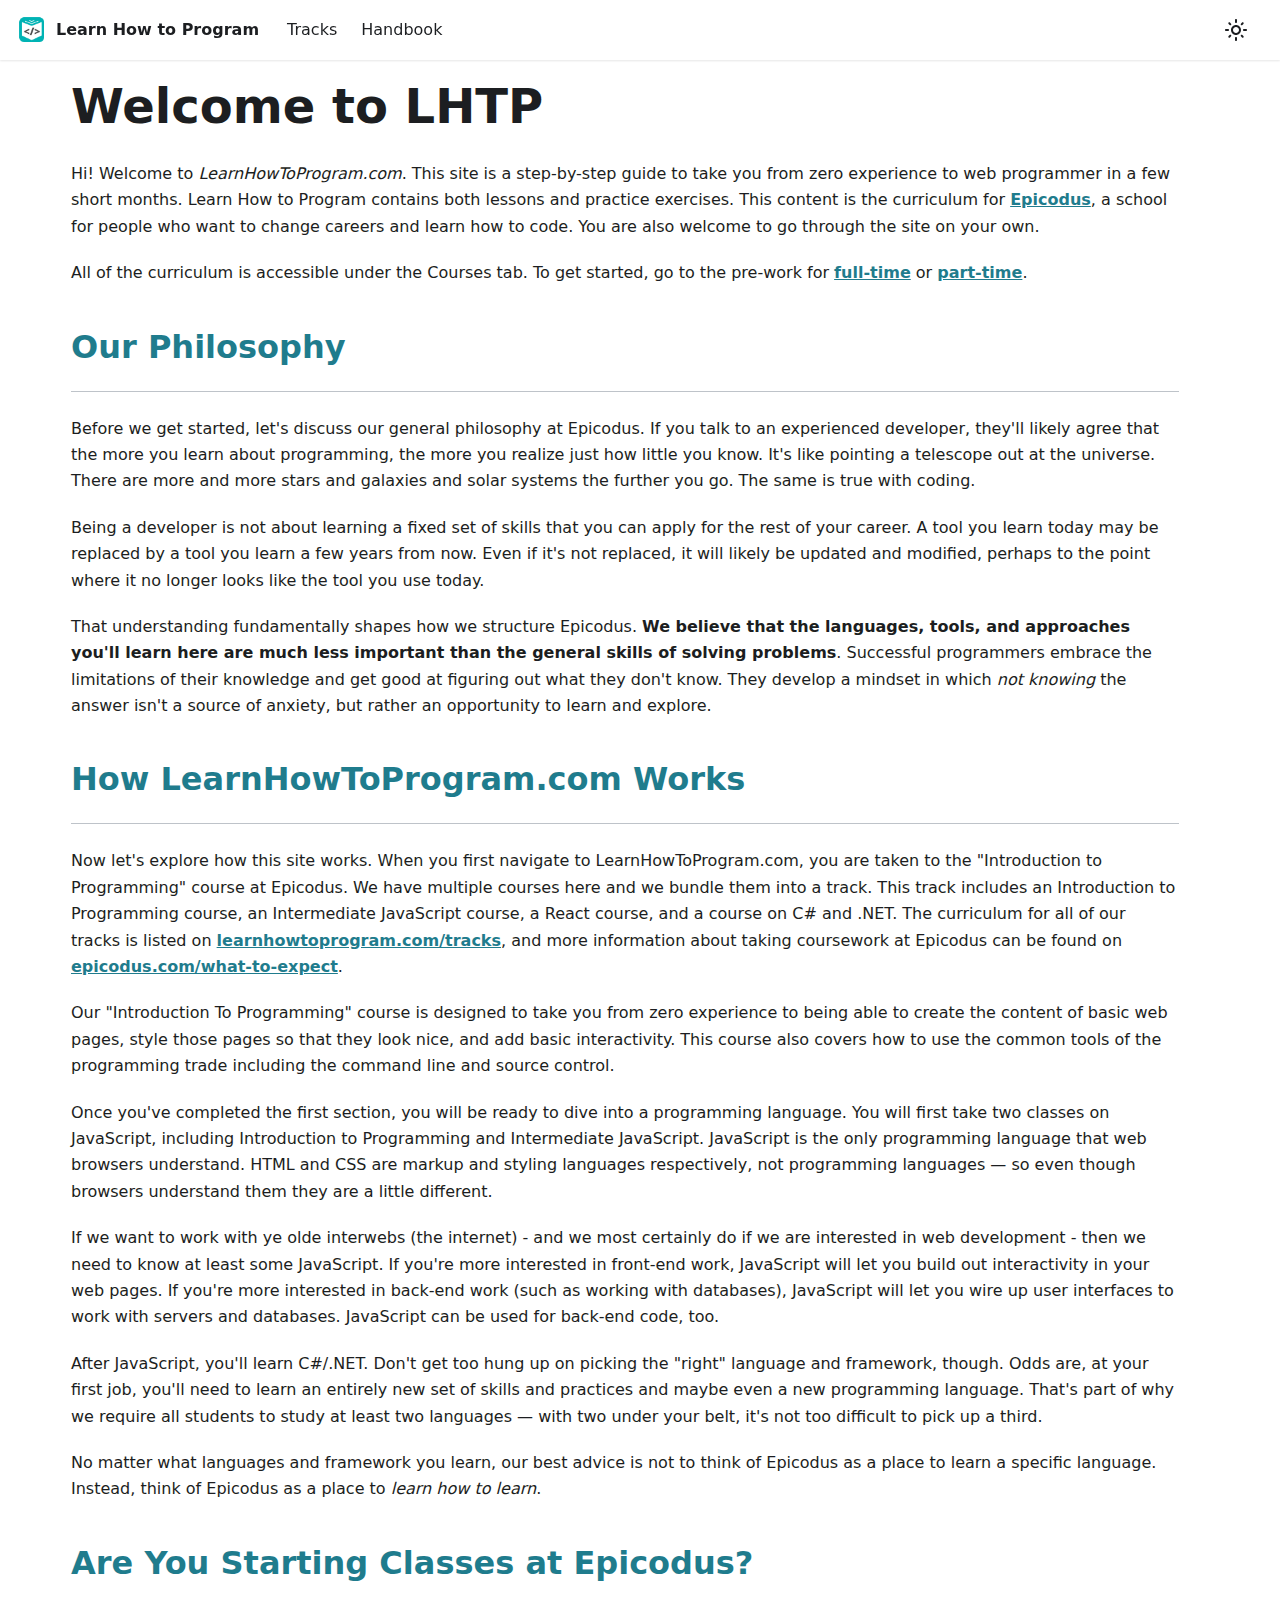
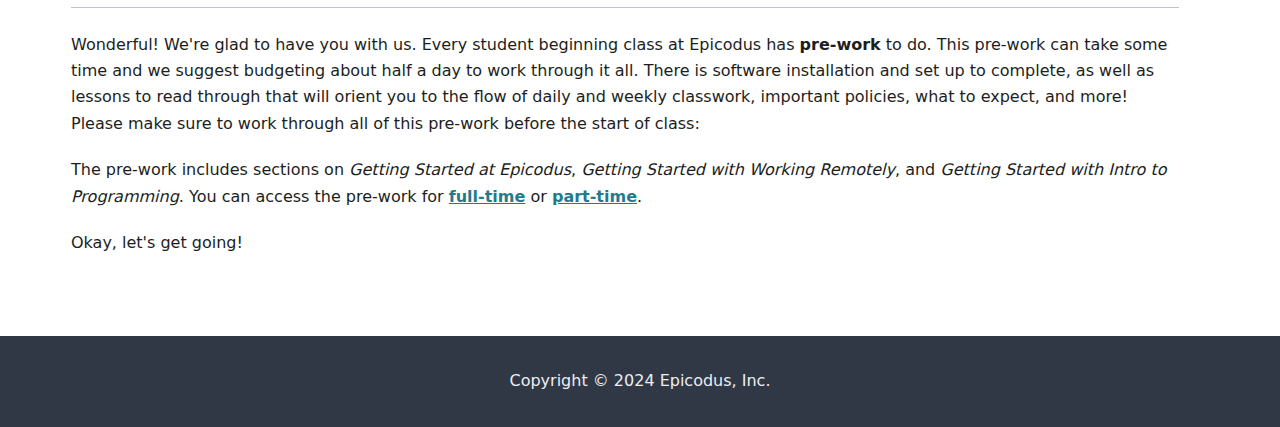
<file: index.html>
<!doctype html>
<html lang="en" dir="ltr" class="docs-wrapper docs-doc-page docs-version-current plugin-docs plugin-id-default docs-doc-id-root" data-has-hydrated="false">
<head>
<meta charset="UTF-8">
<meta name="generator" content="Docusaurus v2.4.3">
<title data-rh="true">Welcome to LHTP | LHTP</title><meta data-rh="true" name="viewport" content="width=device-width,initial-scale=1"><meta data-rh="true" name="twitter:card" content="summary_large_image"><meta data-rh="true" property="og:url" content="https://www.learnhowtoprogram.com/"><meta data-rh="true" name="docusaurus_locale" content="en"><meta data-rh="true" name="docsearch:language" content="en"><meta data-rh="true" name="docusaurus_version" content="current"><meta data-rh="true" name="docusaurus_tag" content="docs-default-current"><meta data-rh="true" name="docsearch:version" content="current"><meta data-rh="true" name="docsearch:docusaurus_tag" content="docs-default-current"><meta data-rh="true" property="og:title" content="Welcome to LHTP | LHTP"><meta data-rh="true" name="description" content="Hi! Welcome to LearnHowToProgram.com. This site is a step-by-step guide to take you from zero experience to web programmer in a few short months. Learn How to Program contains both lessons and practice exercises. This content is the curriculum for Epicodus, a school for people who want to change careers and learn how to code. You are also welcome to go through the site on your own."><meta data-rh="true" property="og:description" content="Hi! Welcome to LearnHowToProgram.com. This site is a step-by-step guide to take you from zero experience to web programmer in a few short months. Learn How to Program contains both lessons and practice exercises. This content is the curriculum for Epicodus, a school for people who want to change careers and learn how to code. You are also welcome to go through the site on your own."><link data-rh="true" rel="icon" href="/img/favicon.ico"><link data-rh="true" rel="canonical" href="https://www.learnhowtoprogram.com/"><link data-rh="true" rel="alternate" href="https://www.learnhowtoprogram.com/" hreflang="en"><link data-rh="true" rel="alternate" href="https://www.learnhowtoprogram.com/" hreflang="x-default"><script data-rh="true">function maybeInsertBanner(){window.__DOCUSAURUS_INSERT_BASEURL_BANNER&&insertBanner()}function insertBanner(){var n=document.getElementById("__docusaurus-base-url-issue-banner-container");if(n){n.innerHTML='\n<div id="__docusaurus-base-url-issue-banner" style="border: thick solid red; background-color: rgb(255, 230, 179); margin: 20px; padding: 20px; font-size: 20px;">\n   <p style="font-weight: bold; font-size: 30px;">Your Docusaurus site did not load properly.</p>\n   <p>A very common reason is a wrong site <a href="https://docusaurus.io/docs/docusaurus.config.js/#baseUrl" style="font-weight: bold;">baseUrl configuration</a>.</p>\n   <p>Current configured baseUrl = <span style="font-weight: bold; color: red;">/</span>  (default value)</p>\n   <p>We suggest trying baseUrl = <span id="__docusaurus-base-url-issue-banner-suggestion-container" style="font-weight: bold; color: green;"></span></p>\n</div>\n';var e=document.getElementById("__docusaurus-base-url-issue-banner-suggestion-container"),s=window.location.pathname,r="/"===s.substr(-1)?s:s+"/";e.innerHTML=r}}window.__DOCUSAURUS_INSERT_BASEURL_BANNER=!0,document.addEventListener("DOMContentLoaded",maybeInsertBanner)</script><script src="/usersnap-loader.js" defer="defer"></script><link rel="stylesheet" href="/assets/css/styles.8660b6a3.css">
<link rel="preload" href="/assets/js/runtime~main.787c4d95.js" as="script">
<link rel="preload" href="/assets/js/main.2fdcfa8a.js" as="script">
</head>
<body class="navigation-with-keyboard">
<script>!function(){function e(e){document.documentElement.setAttribute("data-theme",e)}var t=function(){var e=null;try{e=new URLSearchParams(window.location.search).get("docusaurus-theme")}catch(e){}return e}()||function(){var e=null;try{e=localStorage.getItem("theme")}catch(e){}return e}();null!==t?e(t):window.matchMedia("(prefers-color-scheme: dark)").matches?e("dark"):(window.matchMedia("(prefers-color-scheme: light)").matches,e("light"))}()</script><div id="__docusaurus">
<div id="__docusaurus-base-url-issue-banner-container"></div><div role="region" aria-label="Skip to main content"><a class="skipToContent_fXgn" href="#__docusaurus_skipToContent_fallback">Skip to main content</a></div><nav aria-label="Main" class="navbar navbar--fixed-top"><div class="navbar__inner"><div class="navbar__items"><button aria-label="Toggle navigation bar" aria-expanded="false" class="navbar__toggle clean-btn" type="button"><svg width="30" height="30" viewBox="0 0 30 30" aria-hidden="true"><path stroke="currentColor" stroke-linecap="round" stroke-miterlimit="10" stroke-width="2" d="M4 7h22M4 15h22M4 23h22"></path></svg></button><a href="https://www.learnhowtoprogram.com" target="_self" rel="noopener noreferrer" class="navbar__brand"><div class="navbar__logo"><img src="/img/lhtp-favicon.png" alt="Learn How to Program" class="themedImage_ToTc themedImage--light_HNdA"><img src="/img/lhtp-favicon.png" alt="Learn How to Program" class="themedImage_ToTc themedImage--dark_i4oU"></div><b class="navbar__title text--truncate">Learn How to Program</b></a><a class="navbar__item navbar__link" href="/tracks">Tracks</a><a class="navbar__item navbar__link" href="/student-handbook">Handbook</a></div><div class="navbar__items navbar__items--right"><div class="toggle_vylO colorModeToggle_DEke"><button class="clean-btn toggleButton_gllP toggleButtonDisabled_aARS" type="button" disabled="" title="Switch between dark and light mode (currently light mode)" aria-label="Switch between dark and light mode (currently light mode)" aria-live="polite"><svg viewBox="0 0 24 24" width="24" height="24" class="lightToggleIcon_pyhR"><path fill="currentColor" d="M12,9c1.65,0,3,1.35,3,3s-1.35,3-3,3s-3-1.35-3-3S10.35,9,12,9 M12,7c-2.76,0-5,2.24-5,5s2.24,5,5,5s5-2.24,5-5 S14.76,7,12,7L12,7z M2,13l2,0c0.55,0,1-0.45,1-1s-0.45-1-1-1l-2,0c-0.55,0-1,0.45-1,1S1.45,13,2,13z M20,13l2,0c0.55,0,1-0.45,1-1 s-0.45-1-1-1l-2,0c-0.55,0-1,0.45-1,1S19.45,13,20,13z M11,2v2c0,0.55,0.45,1,1,1s1-0.45,1-1V2c0-0.55-0.45-1-1-1S11,1.45,11,2z M11,20v2c0,0.55,0.45,1,1,1s1-0.45,1-1v-2c0-0.55-0.45-1-1-1C11.45,19,11,19.45,11,20z M5.99,4.58c-0.39-0.39-1.03-0.39-1.41,0 c-0.39,0.39-0.39,1.03,0,1.41l1.06,1.06c0.39,0.39,1.03,0.39,1.41,0s0.39-1.03,0-1.41L5.99,4.58z M18.36,16.95 c-0.39-0.39-1.03-0.39-1.41,0c-0.39,0.39-0.39,1.03,0,1.41l1.06,1.06c0.39,0.39,1.03,0.39,1.41,0c0.39-0.39,0.39-1.03,0-1.41 L18.36,16.95z M19.42,5.99c0.39-0.39,0.39-1.03,0-1.41c-0.39-0.39-1.03-0.39-1.41,0l-1.06,1.06c-0.39,0.39-0.39,1.03,0,1.41 s1.03,0.39,1.41,0L19.42,5.99z M7.05,18.36c0.39-0.39,0.39-1.03,0-1.41c-0.39-0.39-1.03-0.39-1.41,0l-1.06,1.06 c-0.39,0.39-0.39,1.03,0,1.41s1.03,0.39,1.41,0L7.05,18.36z"></path></svg><svg viewBox="0 0 24 24" width="24" height="24" class="darkToggleIcon_wfgR"><path fill="currentColor" d="M9.37,5.51C9.19,6.15,9.1,6.82,9.1,7.5c0,4.08,3.32,7.4,7.4,7.4c0.68,0,1.35-0.09,1.99-0.27C17.45,17.19,14.93,19,12,19 c-3.86,0-7-3.14-7-7C5,9.07,6.81,6.55,9.37,5.51z M12,3c-4.97,0-9,4.03-9,9s4.03,9,9,9s9-4.03,9-9c0-0.46-0.04-0.92-0.1-1.36 c-0.98,1.37-2.58,2.26-4.4,2.26c-2.98,0-5.4-2.42-5.4-5.4c0-1.81,0.89-3.42,2.26-4.4C12.92,3.04,12.46,3,12,3L12,3z"></path></svg></button></div><div class="searchBox_ZlJk"></div></div></div><div role="presentation" class="navbar-sidebar__backdrop"></div></nav><div id="__docusaurus_skipToContent_fallback" class="main-wrapper mainWrapper_z2l0 docsWrapper_BCFX"><button aria-label="Scroll back to top" class="clean-btn theme-back-to-top-button backToTopButton_sjWU" type="button"></button><div class="docPage__5DB"><main class="docMainContainer_gTbr docMainContainerEnhanced_Uz_u"><div class="container padding-top--md padding-bottom--lg"><div class="row"><div class="col"><div class="docItemContainer_Djhp"><article><div class="theme-doc-markdown markdown"><header><h1>Welcome to LHTP</h1></header><p>Hi! Welcome to <em>LearnHowToProgram.com</em>. This site is a step-by-step guide to take you from zero experience to web programmer in a few short months. Learn How to Program contains both lessons and practice exercises. This content is the curriculum for <a href="http://www.epicodus.com" target="_blank" rel="noopener noreferrer">Epicodus</a>, a school for people who want to change careers and learn how to code. You are also welcome to go through the site on your own.</p><p>All of the curriculum is accessible under the Courses tab. To get started, go to the pre-work for <a href="https://full-time.learnhowtoprogram.com/pre-work" target="_blank" rel="noopener noreferrer">full-time</a> or <a href="https://part-time.learnhowtoprogram.com/pre-work" target="_blank" rel="noopener noreferrer">part-time</a>.</p><h2 class="anchor anchorWithStickyNavbar_LWe7" id="our-philosophy"><a href="#our-philosophy">Our Philosophy</a><a href="#our-philosophy" class="hash-link" aria-label="Direct link to our-philosophy" title="Direct link to our-philosophy">​</a></h2><hr><p>Before we get started, let&#x27;s discuss our general philosophy at Epicodus. If you talk to an experienced developer, they&#x27;ll likely agree that the more you learn about programming, the more you realize just how little you know. It&#x27;s like pointing a telescope out at the universe. There are more and more stars and galaxies and solar systems the further you go. The same is true with coding.</p><p>Being a developer is not about learning a fixed set of skills that you can apply for the rest of your career. A tool you learn today may be replaced by a tool you learn a few years from now. Even if it&#x27;s not replaced, it will likely be updated and modified, perhaps to the point where it no longer looks like the tool you use today.</p><p>That understanding fundamentally shapes how we structure Epicodus. <strong>We believe that the languages, tools, and approaches you&#x27;ll learn here are much less important than the general skills of solving problems</strong>. Successful programmers embrace the limitations of their knowledge and get good at figuring out what they don&#x27;t know. They develop a mindset in which <em>not knowing</em> the answer isn&#x27;t a source of anxiety, but rather an opportunity to learn and explore.</p><h2 class="anchor anchorWithStickyNavbar_LWe7" id="how-learnhowtoprogramcom-works"><a href="#how-learnhowtoprogram-com-works">How LearnHowToProgram.com Works</a><a href="#how-learnhowtoprogramcom-works" class="hash-link" aria-label="Direct link to how-learnhowtoprogramcom-works" title="Direct link to how-learnhowtoprogramcom-works">​</a></h2><hr><p>Now let&#x27;s explore how this site works. When you first navigate to LearnHowToProgram.com, you are taken to the &quot;Introduction to Programming&quot; course at Epicodus. We have multiple courses here and we bundle them into a track. This track includes an Introduction to Programming course, an Intermediate JavaScript course, a React course, and a course on C# and .NET. The curriculum for all of our tracks is listed on <a href="/tracks">learnhowtoprogram.com/tracks</a>, and more information about taking coursework at Epicodus can be found on <a href="https://www.epicodus.com/what-to-expect" target="_blank" rel="noopener noreferrer">epicodus.com/what-to-expect</a>. </p><p>Our &quot;Introduction To Programming&quot; course is designed to take you from zero experience to being able to create the content of basic web pages, style those pages so that they look nice, and add basic interactivity. This course also covers how to use the common tools of the programming trade including the command line and source control.</p><p>Once you&#x27;ve completed the first section, you will be ready to dive into a programming language. You will first take two classes on JavaScript, including Introduction to Programming and Intermediate JavaScript. JavaScript is the only programming language that web browsers understand. HTML and CSS are markup and styling languages respectively, not programming languages — so even though browsers understand them they are a little different.</p><p>If we want to work with ye olde interwebs (the internet) - and we most certainly do if we are interested in web development - then we need to know at least some JavaScript. If you&#x27;re more interested in front-end work, JavaScript will let you build out interactivity in your web pages. If you&#x27;re more interested in back-end work (such as working with databases), JavaScript will let you wire up user interfaces to work with servers and databases. JavaScript can be used for back-end code, too.</p><p>After JavaScript, you&#x27;ll learn C#/.NET. Don&#x27;t get too hung up on picking the &quot;right&quot; language and framework, though. Odds are, at your first job, you&#x27;ll need to learn an entirely new set of skills and practices and maybe even a new programming language. That&#x27;s part of why we require all students to study at least two languages — with two under your belt, it&#x27;s not too difficult to pick up a third.</p><p>No matter what languages and framework you learn, our best advice is not to think of Epicodus as a place to learn a specific language. Instead, think of Epicodus as a place to <em>learn how to learn</em>.</p><h2 class="anchor anchorWithStickyNavbar_LWe7" id="are-you-starting-classes-at-epicodus"><a href="#are-you-starting-classes-at-epicodus">Are You Starting Classes at Epicodus?</a><a href="#are-you-starting-classes-at-epicodus" class="hash-link" aria-label="Direct link to are-you-starting-classes-at-epicodus" title="Direct link to are-you-starting-classes-at-epicodus">​</a></h2><hr><p>Wonderful! We&#x27;re glad to have you with us. Every student beginning class at Epicodus has <strong>pre-work</strong> to do. This pre-work can take some time and we suggest budgeting about half a day to work through it all. There is software installation and set up to complete, as well as lessons to read through that will orient you to the flow of daily and weekly classwork, important policies, what to expect, and more! Please make sure to work through all of this pre-work before the start of class:</p><p>The pre-work includes sections on <em>Getting Started at Epicodus</em>, <em>Getting Started with Working Remotely</em>, and <em>Getting Started with Intro to Programming</em>. You can access the pre-work for <a href="https://full-time.learnhowtoprogram.com/pre-work" target="_blank" rel="noopener noreferrer">full-time</a> or <a href="https://part-time.learnhowtoprogram.com/pre-work" target="_blank" rel="noopener noreferrer">part-time</a>.</p><p>Okay, let&#x27;s get going!</p></div></article><nav class="pagination-nav docusaurus-mt-lg" aria-label="Docs pages"></nav></div></div></div></div></main></div></div><footer class="footer footer--dark"><div class="container container-fluid"><div class="footer__bottom text--center"><div class="footer__copyright">Copyright © 2024 Epicodus, Inc.</div></div></div></footer></div>
<script src="/assets/js/runtime~main.787c4d95.js"></script>
<script src="/assets/js/main.2fdcfa8a.js"></script>
</body>
</html>
</file>
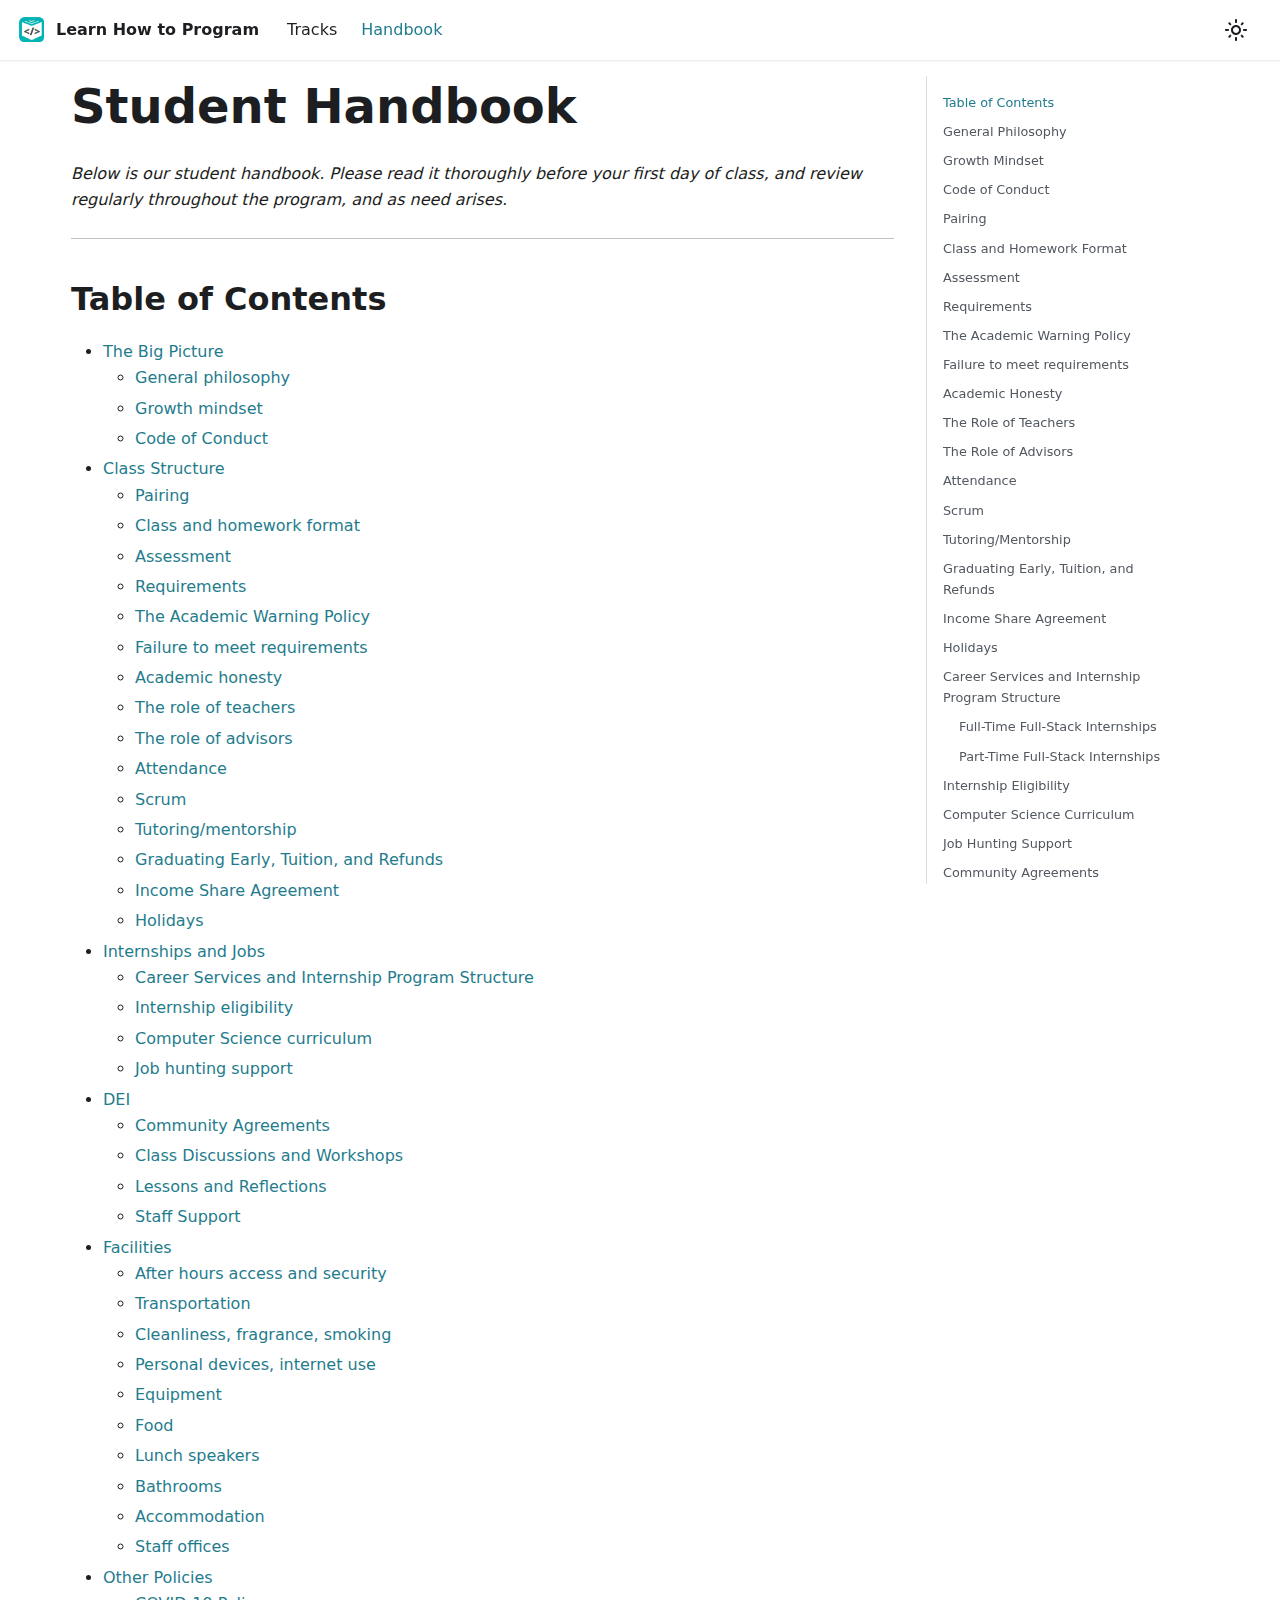
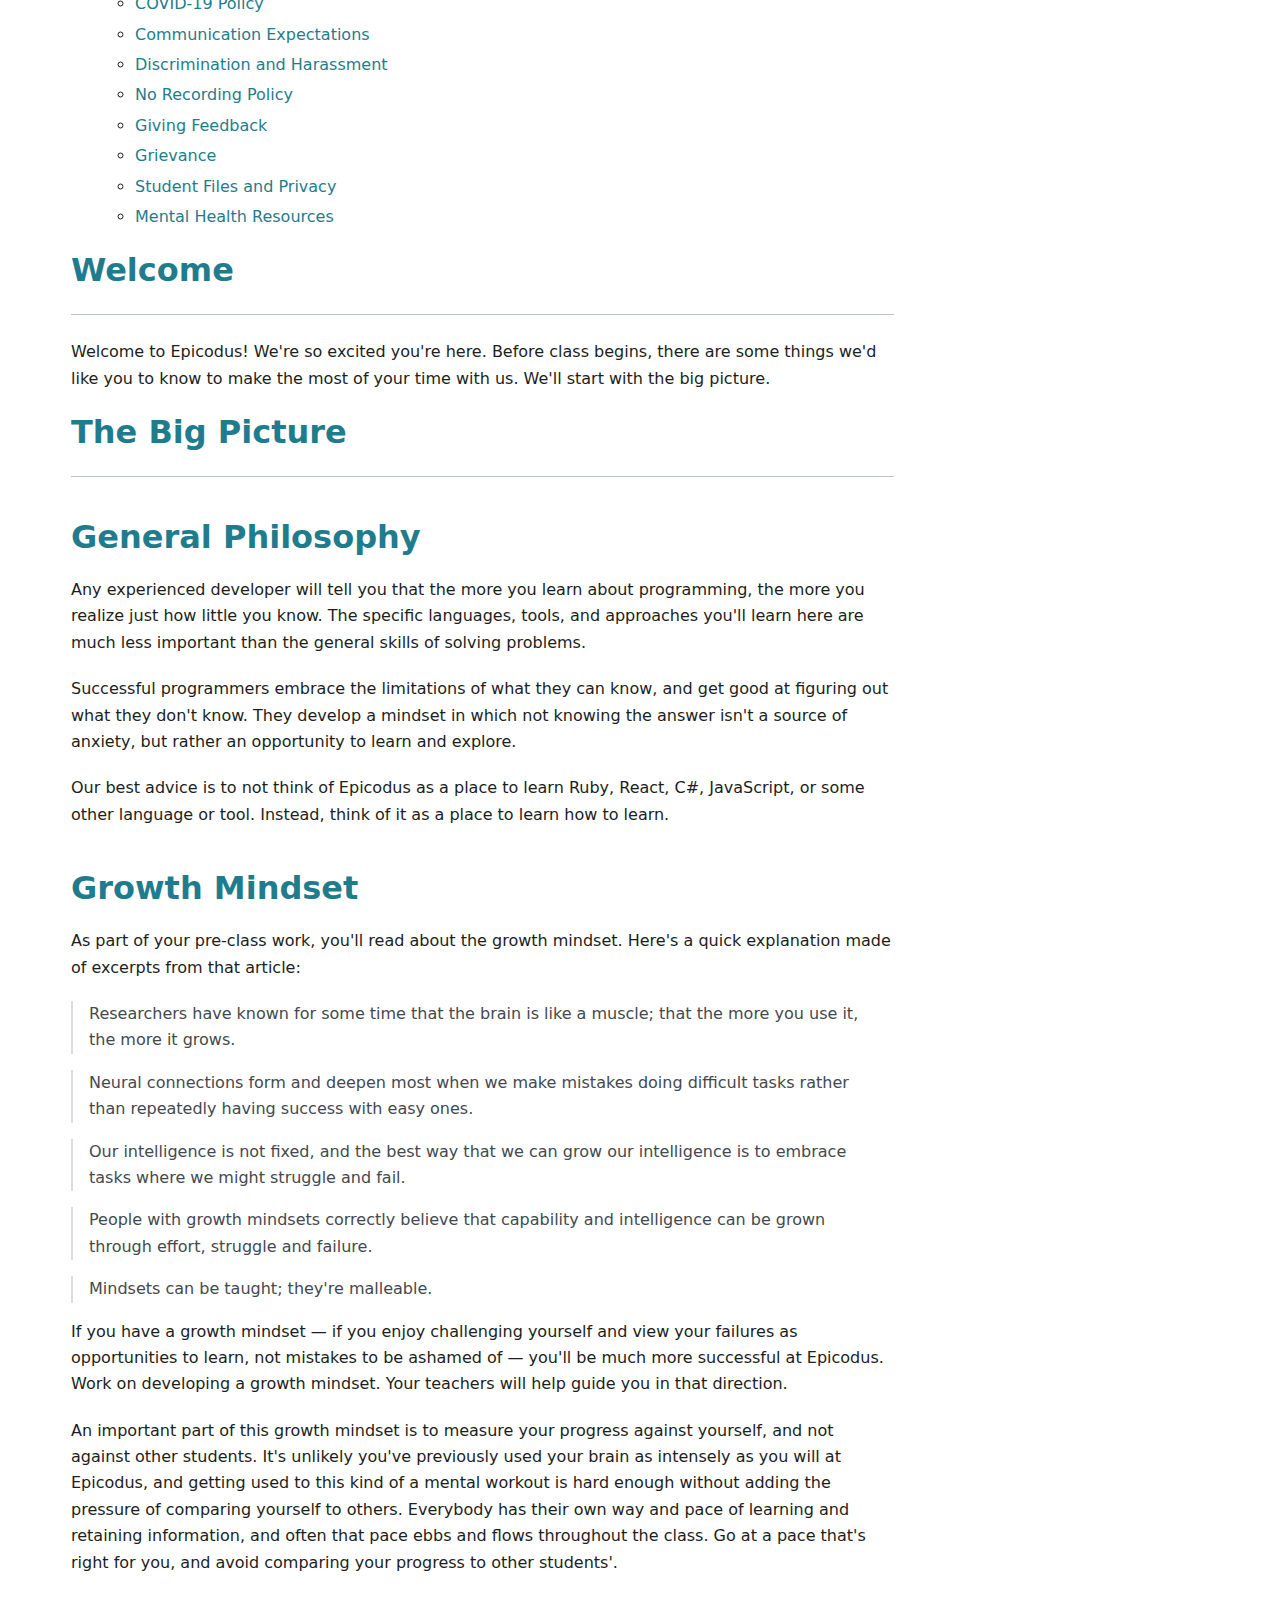
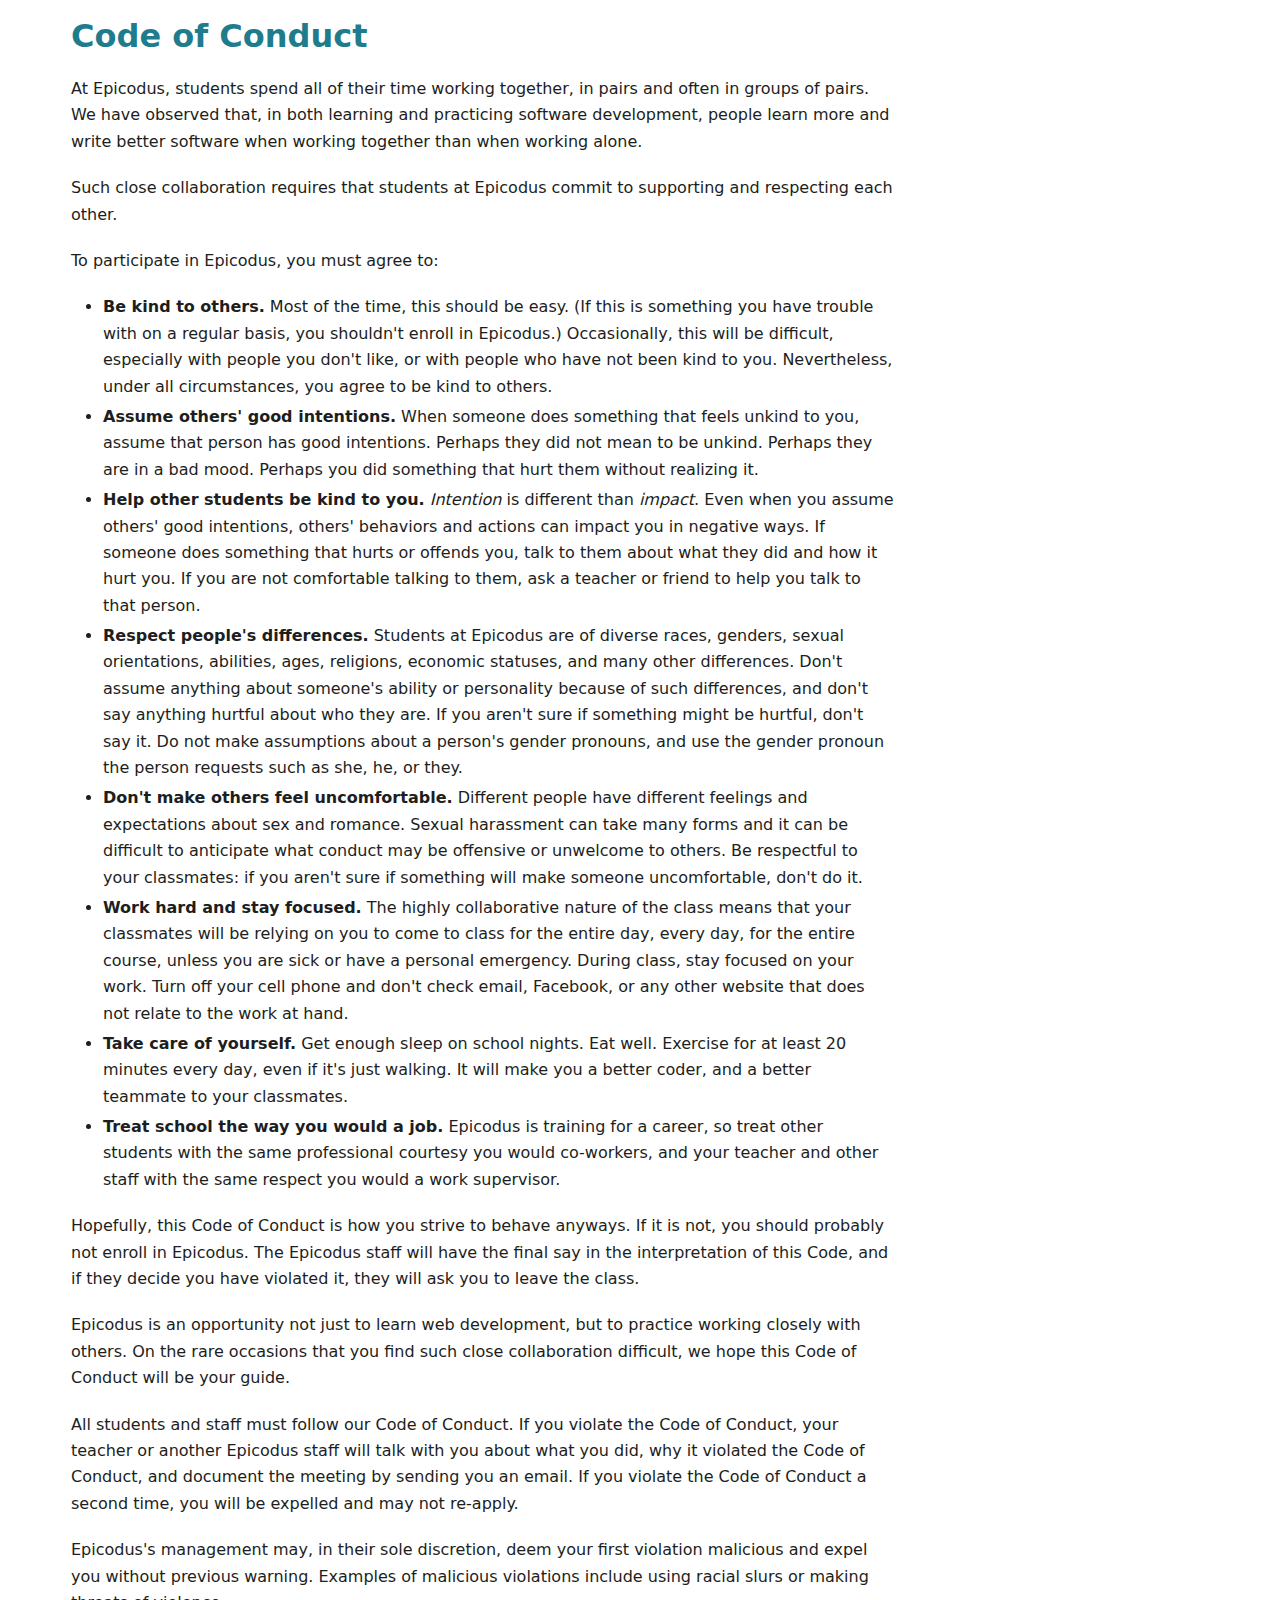
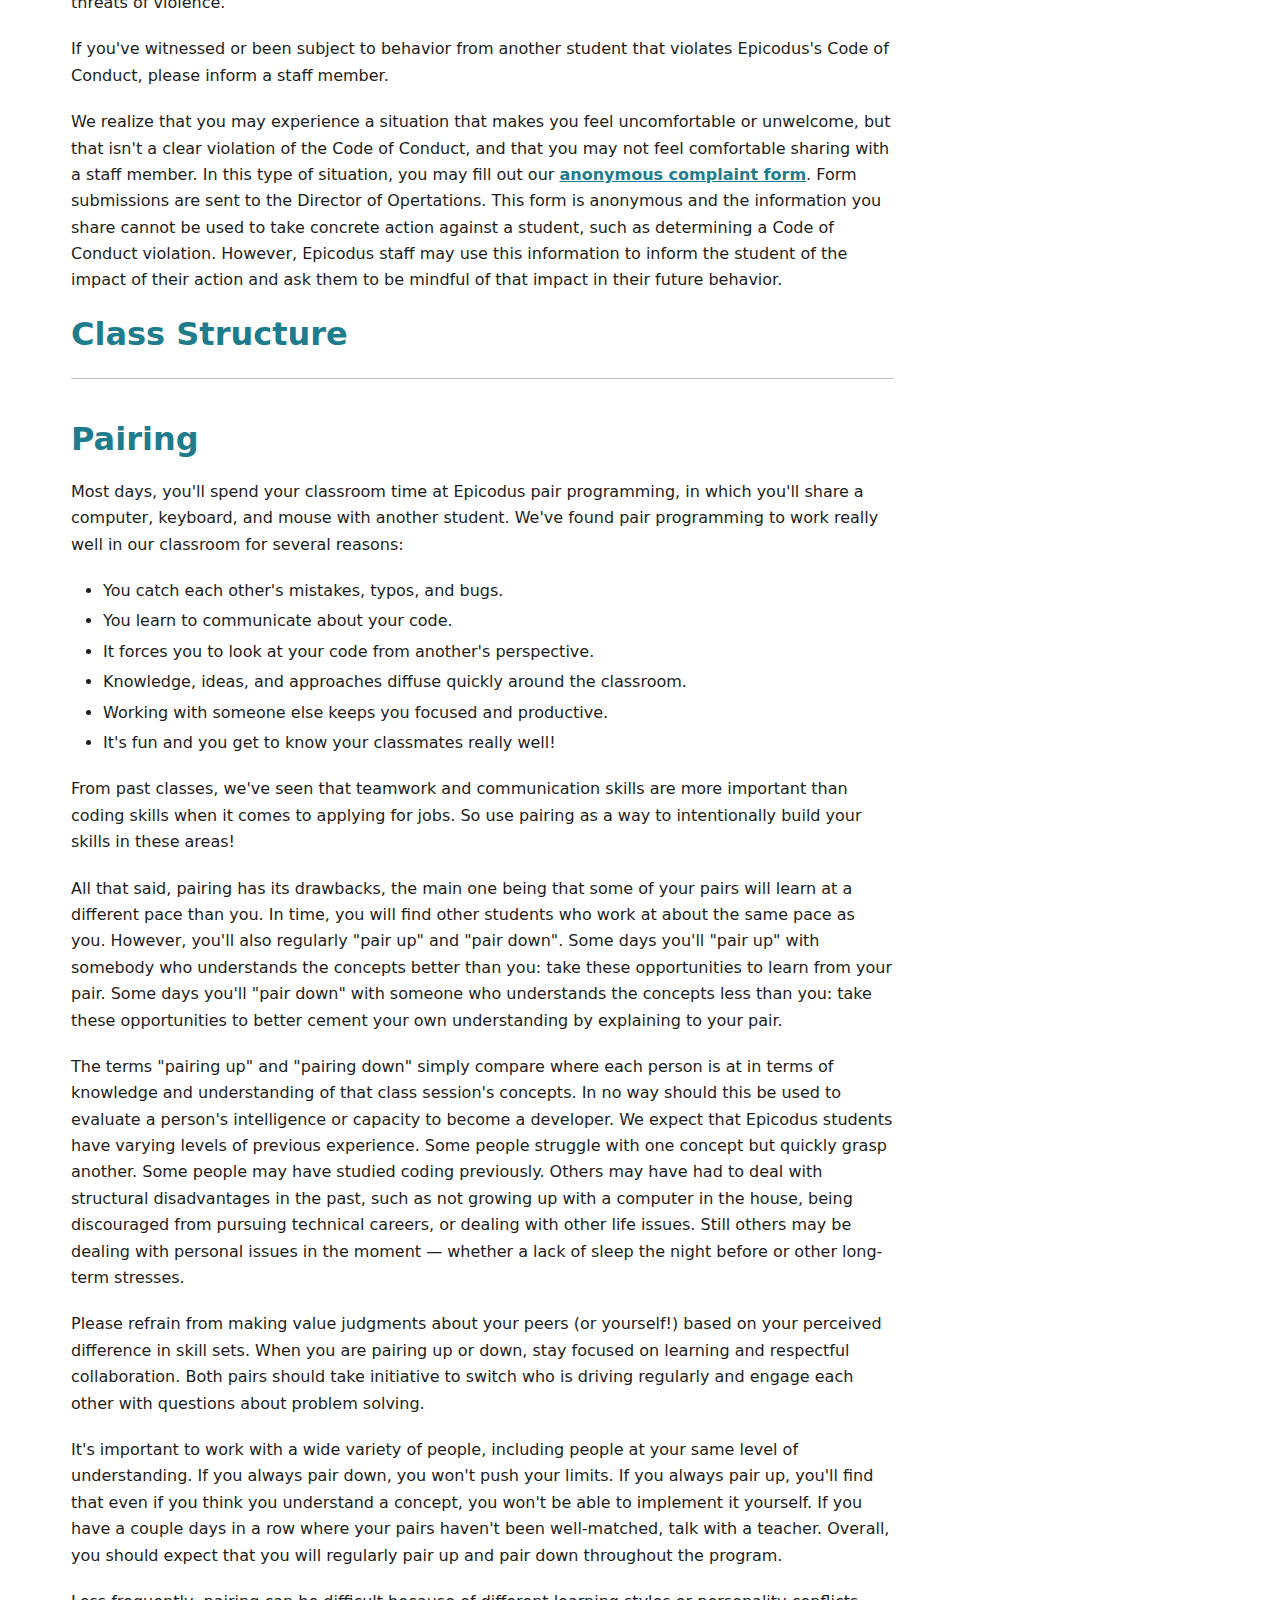
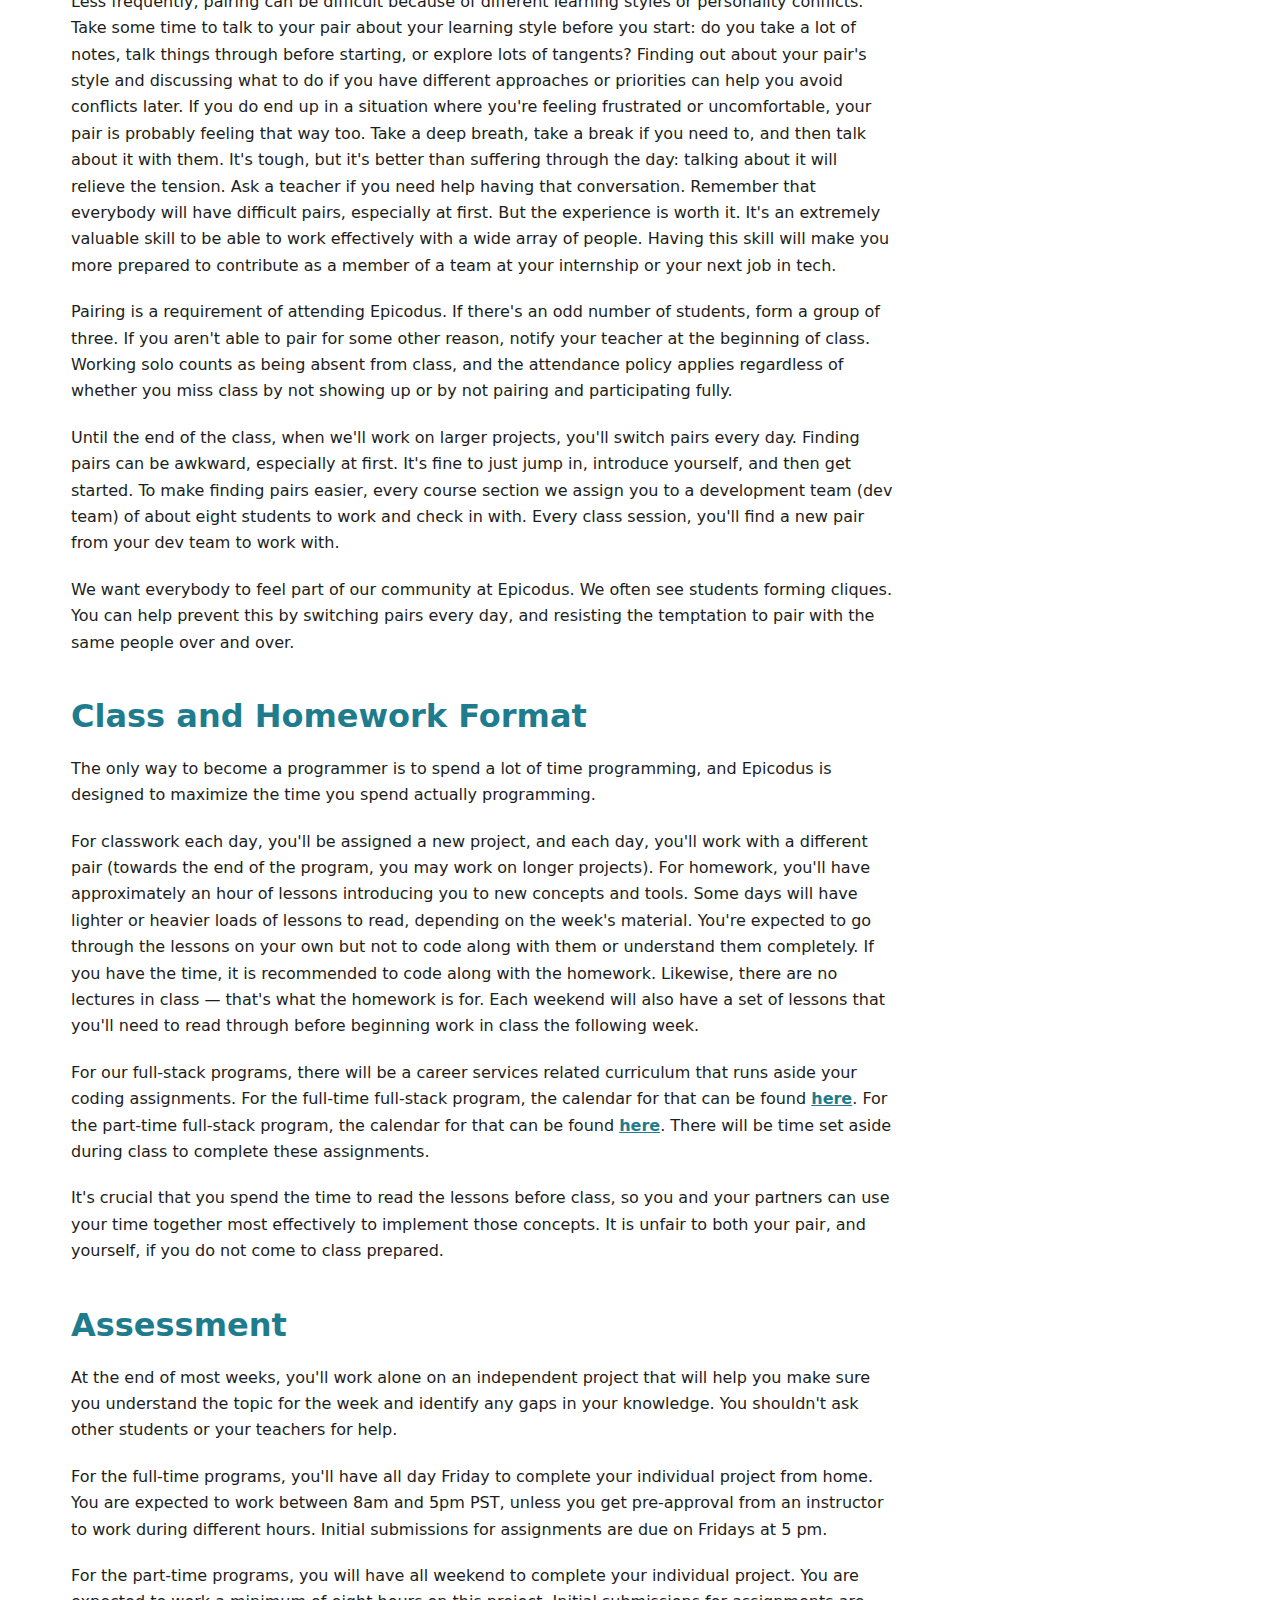
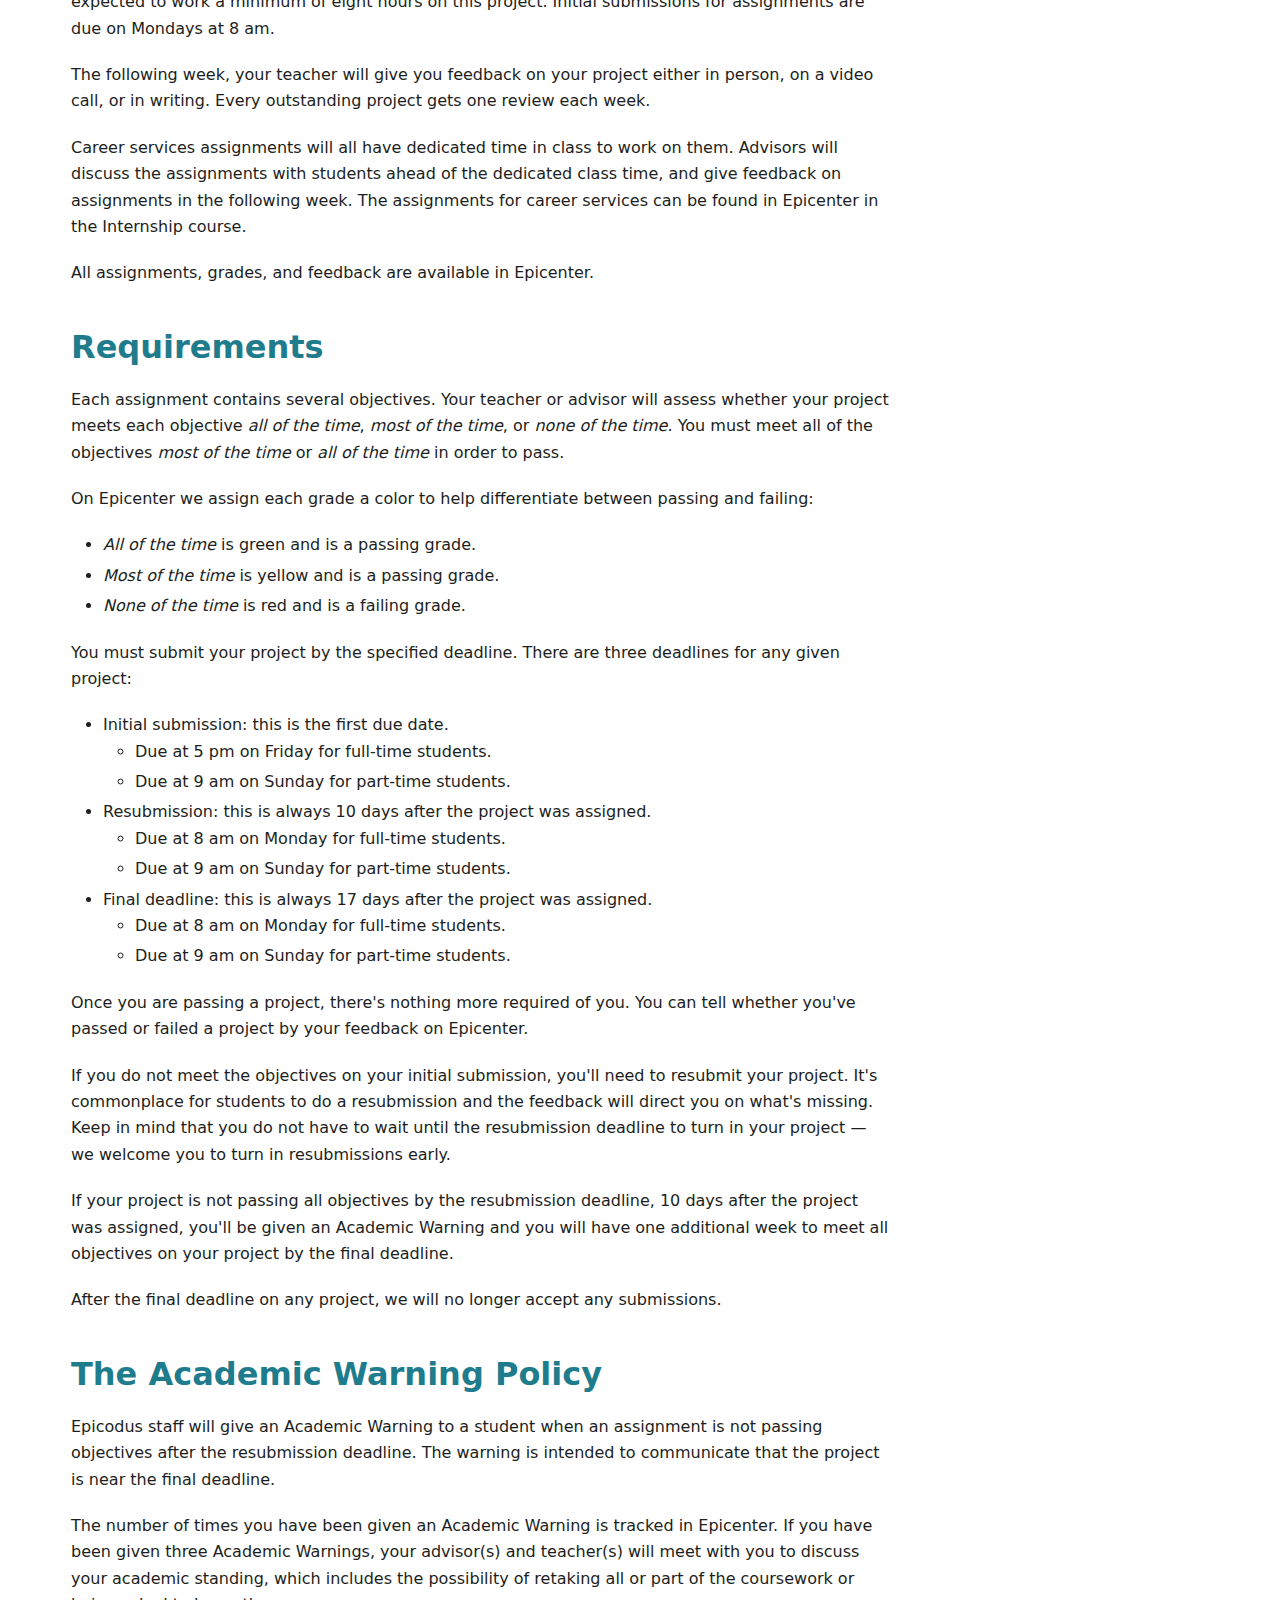
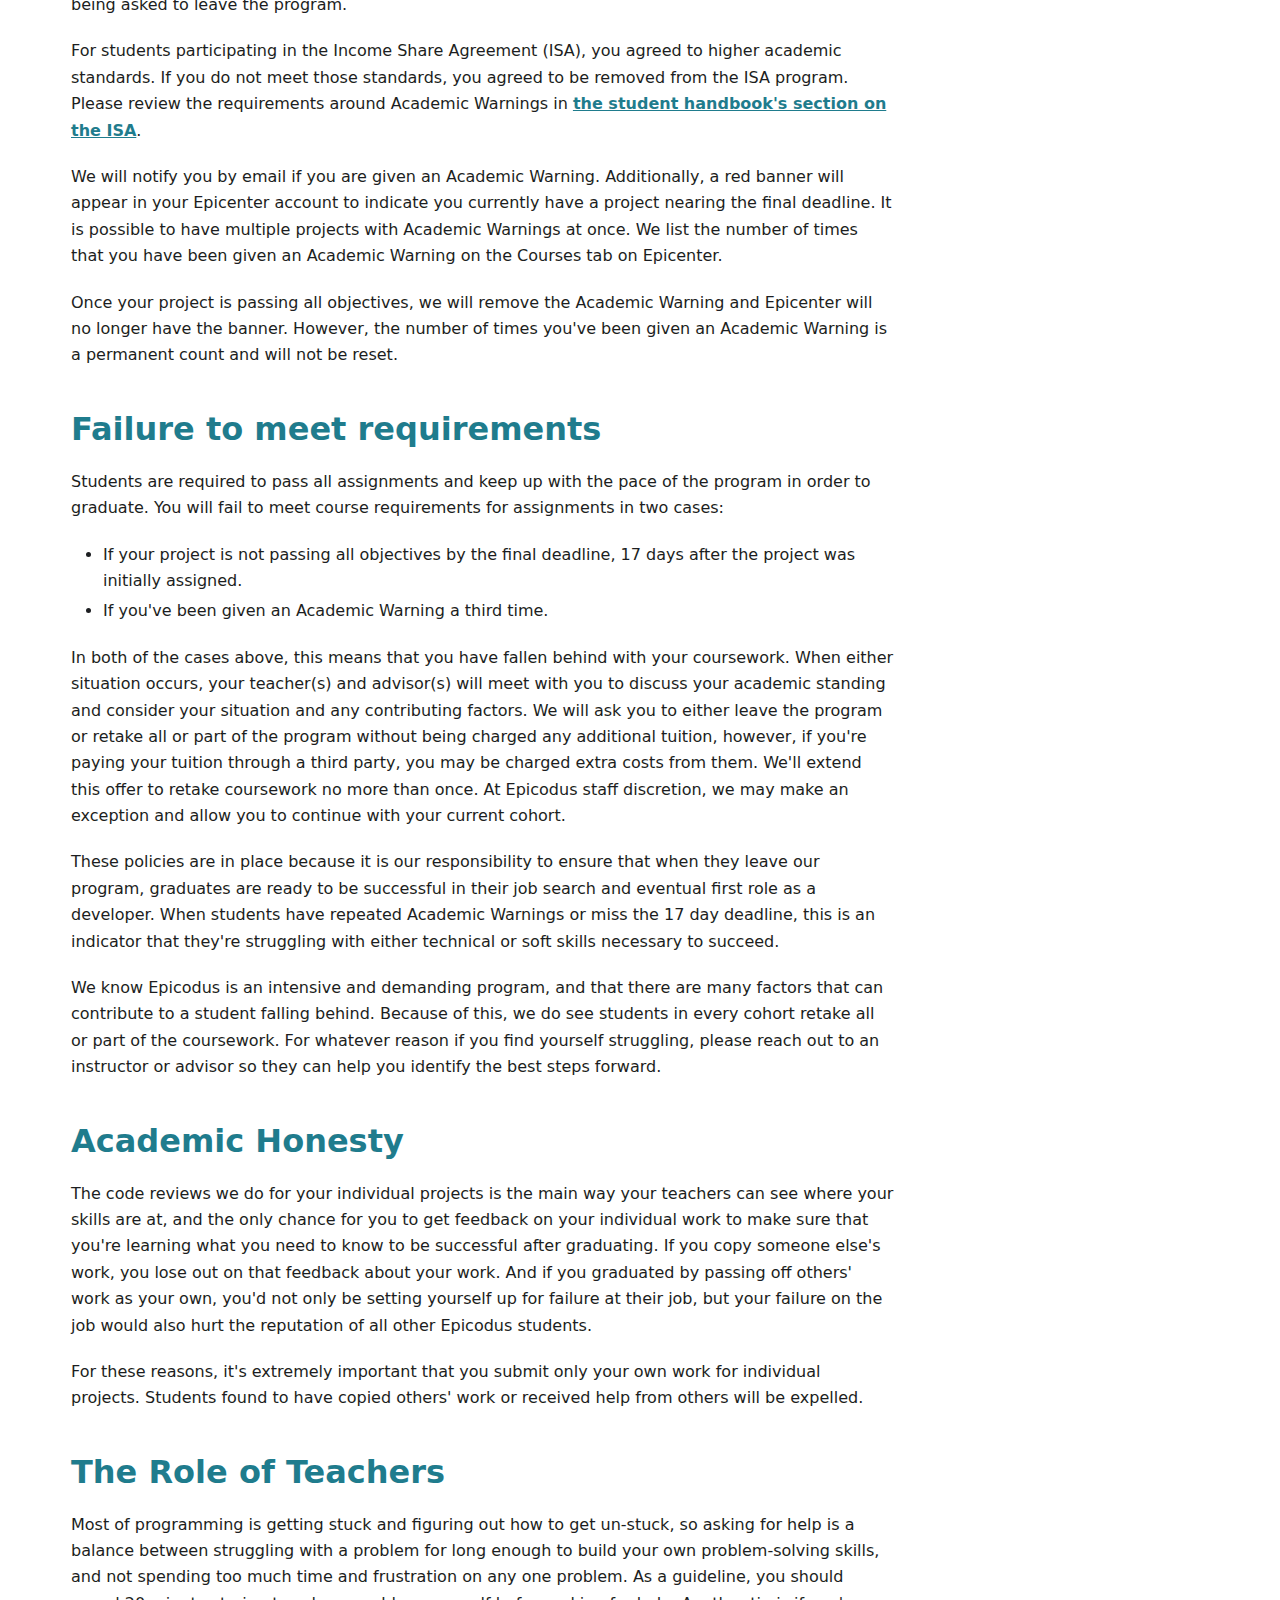
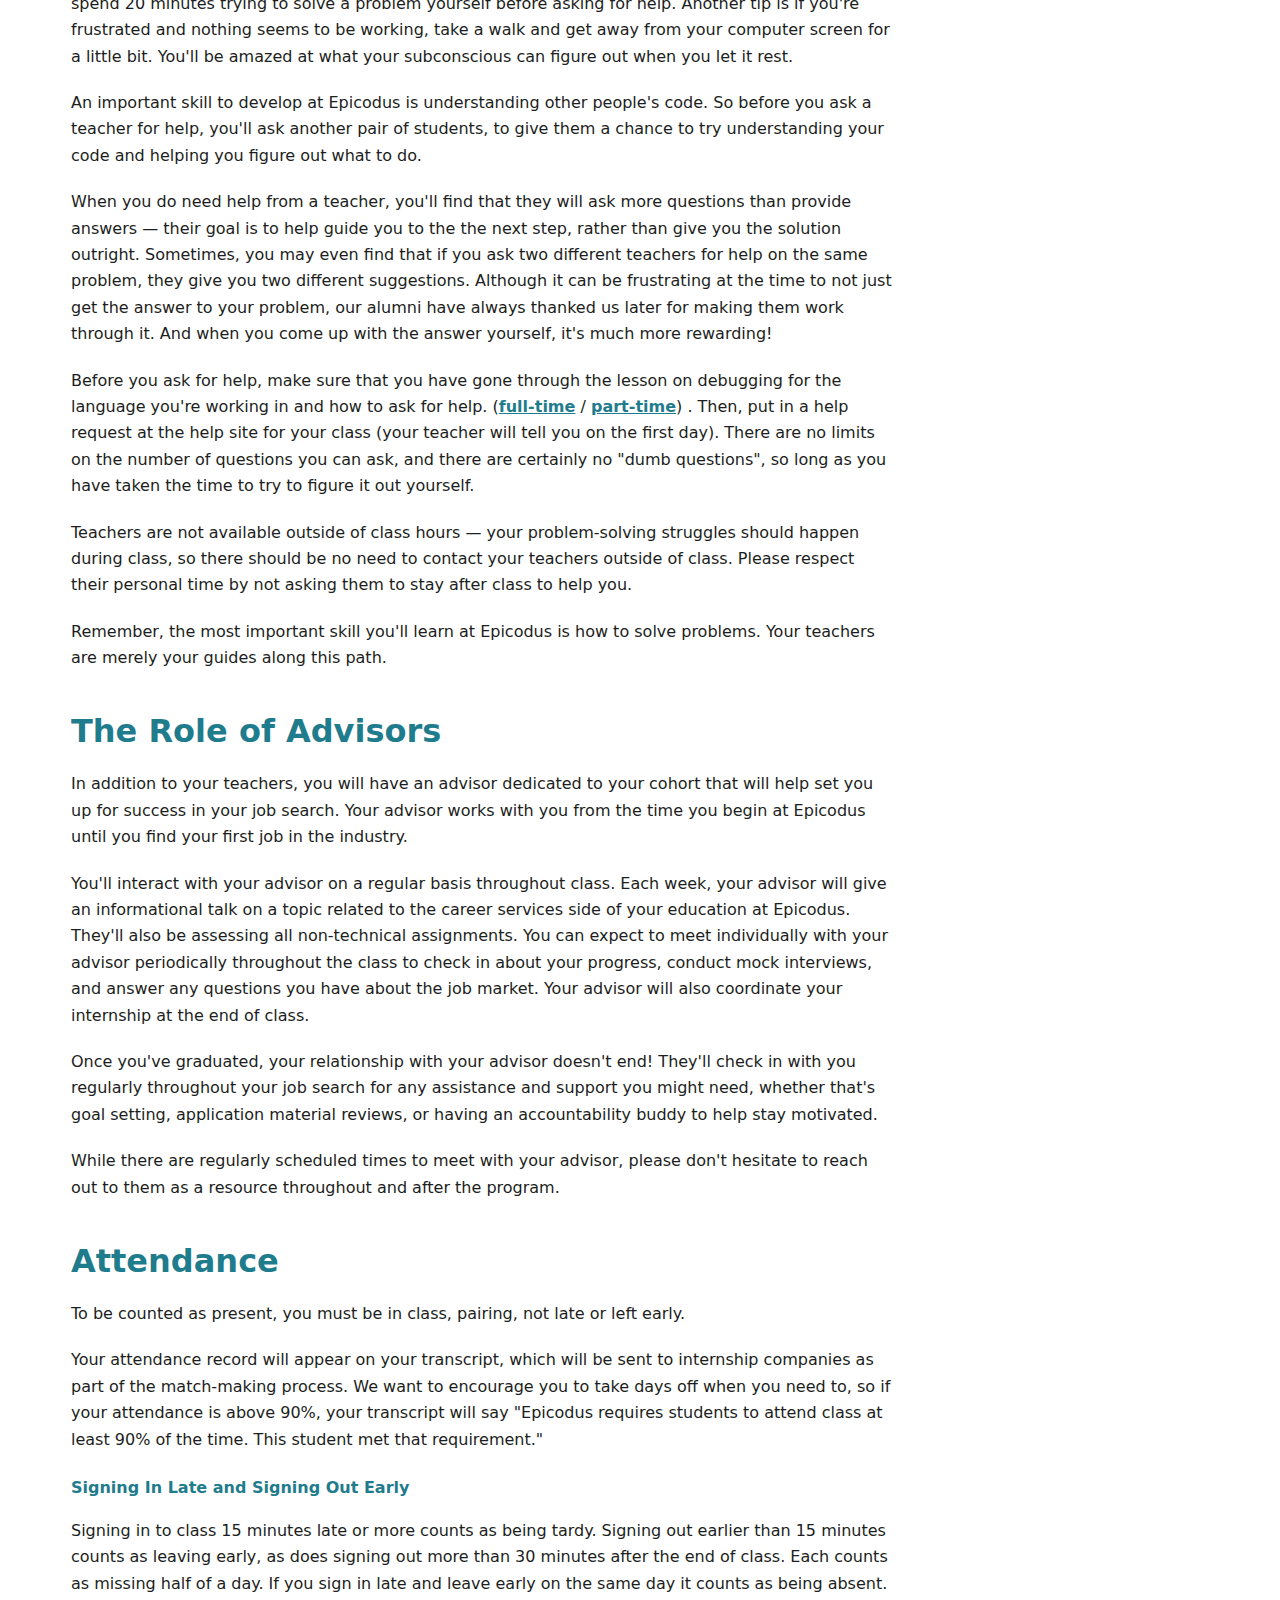
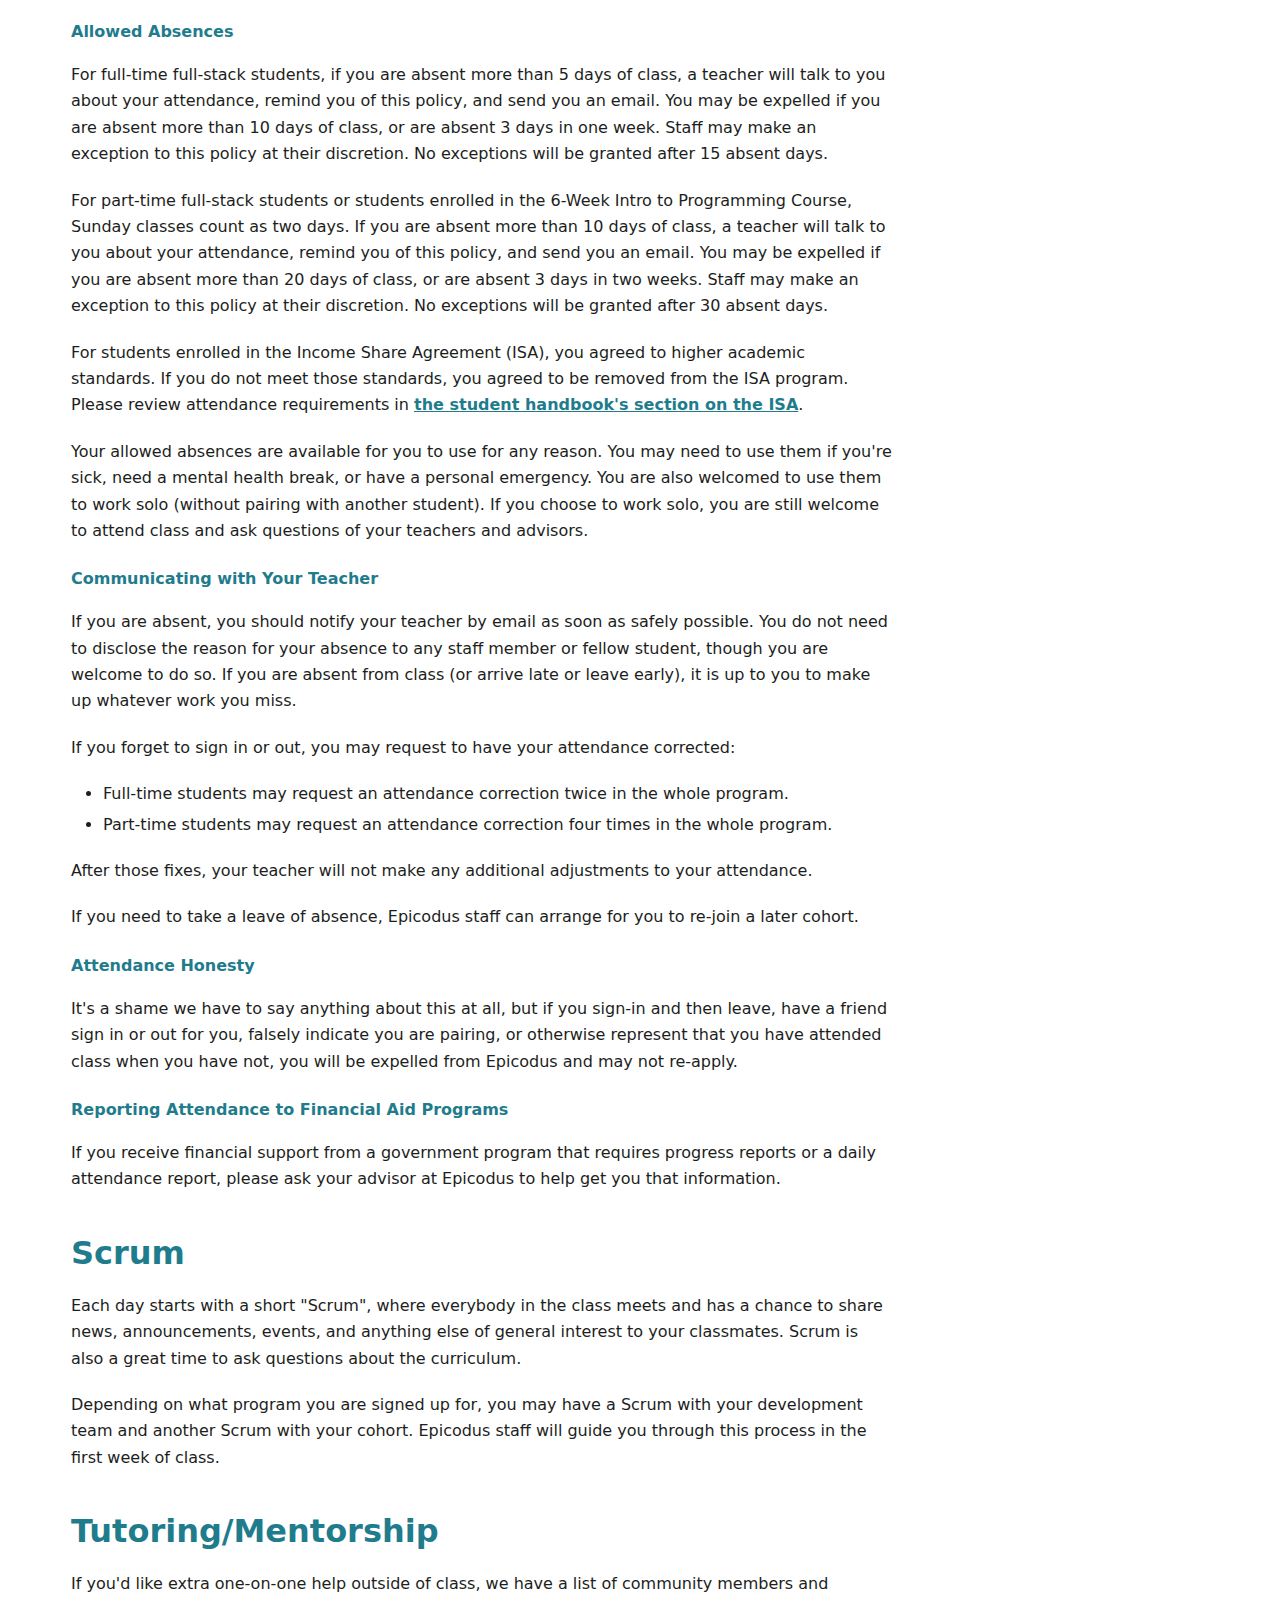
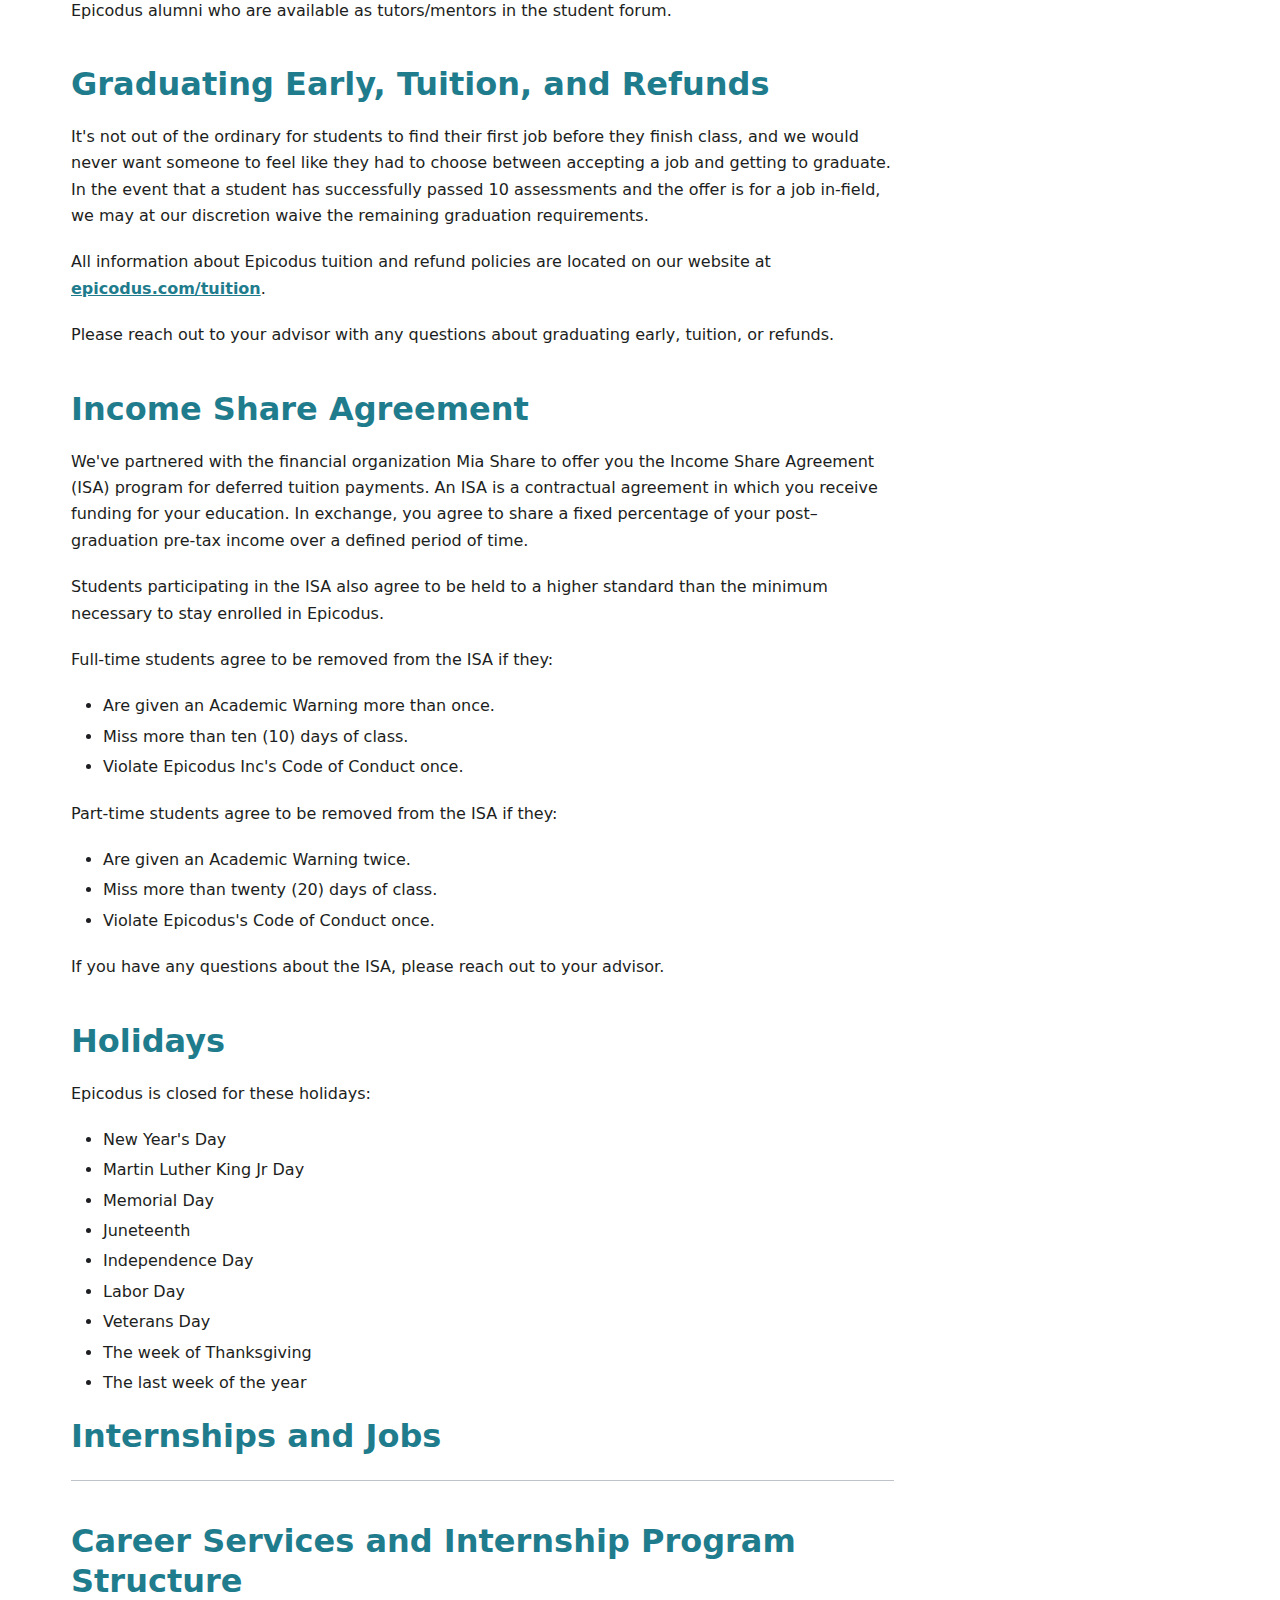
<file: student-handbook.html>
<!doctype html>
<html lang="en" dir="ltr" class="docs-wrapper docs-doc-page docs-version-current plugin-docs plugin-id-default docs-doc-id-student-handbook" data-has-hydrated="false">
<head>
<meta charset="UTF-8">
<meta name="generator" content="Docusaurus v2.4.3">
<title data-rh="true">Student Handbook | LHTP</title><meta data-rh="true" name="viewport" content="width=device-width,initial-scale=1"><meta data-rh="true" name="twitter:card" content="summary_large_image"><meta data-rh="true" property="og:url" content="https://www.learnhowtoprogram.com/student-handbook"><meta data-rh="true" name="docusaurus_locale" content="en"><meta data-rh="true" name="docsearch:language" content="en"><meta data-rh="true" name="docusaurus_version" content="current"><meta data-rh="true" name="docusaurus_tag" content="docs-default-current"><meta data-rh="true" name="docsearch:version" content="current"><meta data-rh="true" name="docsearch:docusaurus_tag" content="docs-default-current"><meta data-rh="true" property="og:title" content="Student Handbook | LHTP"><meta data-rh="true" name="description" content="Below is our student handbook. Please read it thoroughly before your first day of class, and review regularly throughout the program, and as need arises."><meta data-rh="true" property="og:description" content="Below is our student handbook. Please read it thoroughly before your first day of class, and review regularly throughout the program, and as need arises."><link data-rh="true" rel="icon" href="/img/favicon.ico"><link data-rh="true" rel="canonical" href="https://www.learnhowtoprogram.com/student-handbook"><link data-rh="true" rel="alternate" href="https://www.learnhowtoprogram.com/student-handbook" hreflang="en"><link data-rh="true" rel="alternate" href="https://www.learnhowtoprogram.com/student-handbook" hreflang="x-default"><script src="/usersnap-loader.js" defer="defer"></script><link rel="stylesheet" href="/assets/css/styles.8660b6a3.css">
<link rel="preload" href="/assets/js/runtime~main.787c4d95.js" as="script">
<link rel="preload" href="/assets/js/main.2fdcfa8a.js" as="script">
</head>
<body class="navigation-with-keyboard">
<script>!function(){function e(e){document.documentElement.setAttribute("data-theme",e)}var t=function(){var e=null;try{e=new URLSearchParams(window.location.search).get("docusaurus-theme")}catch(e){}return e}()||function(){var e=null;try{e=localStorage.getItem("theme")}catch(e){}return e}();null!==t?e(t):window.matchMedia("(prefers-color-scheme: dark)").matches?e("dark"):(window.matchMedia("(prefers-color-scheme: light)").matches,e("light"))}()</script><div id="__docusaurus">
<div role="region" aria-label="Skip to main content"><a class="skipToContent_fXgn" href="#__docusaurus_skipToContent_fallback">Skip to main content</a></div><nav aria-label="Main" class="navbar navbar--fixed-top"><div class="navbar__inner"><div class="navbar__items"><button aria-label="Toggle navigation bar" aria-expanded="false" class="navbar__toggle clean-btn" type="button"><svg width="30" height="30" viewBox="0 0 30 30" aria-hidden="true"><path stroke="currentColor" stroke-linecap="round" stroke-miterlimit="10" stroke-width="2" d="M4 7h22M4 15h22M4 23h22"></path></svg></button><a href="https://www.learnhowtoprogram.com" target="_self" rel="noopener noreferrer" class="navbar__brand"><div class="navbar__logo"><img src="/img/lhtp-favicon.png" alt="Learn How to Program" class="themedImage_ToTc themedImage--light_HNdA"><img src="/img/lhtp-favicon.png" alt="Learn How to Program" class="themedImage_ToTc themedImage--dark_i4oU"></div><b class="navbar__title text--truncate">Learn How to Program</b></a><a class="navbar__item navbar__link" href="/tracks">Tracks</a><a aria-current="page" class="navbar__item navbar__link navbar__link--active" href="/student-handbook">Handbook</a></div><div class="navbar__items navbar__items--right"><div class="toggle_vylO colorModeToggle_DEke"><button class="clean-btn toggleButton_gllP toggleButtonDisabled_aARS" type="button" disabled="" title="Switch between dark and light mode (currently light mode)" aria-label="Switch between dark and light mode (currently light mode)" aria-live="polite"><svg viewBox="0 0 24 24" width="24" height="24" class="lightToggleIcon_pyhR"><path fill="currentColor" d="M12,9c1.65,0,3,1.35,3,3s-1.35,3-3,3s-3-1.35-3-3S10.35,9,12,9 M12,7c-2.76,0-5,2.24-5,5s2.24,5,5,5s5-2.24,5-5 S14.76,7,12,7L12,7z M2,13l2,0c0.55,0,1-0.45,1-1s-0.45-1-1-1l-2,0c-0.55,0-1,0.45-1,1S1.45,13,2,13z M20,13l2,0c0.55,0,1-0.45,1-1 s-0.45-1-1-1l-2,0c-0.55,0-1,0.45-1,1S19.45,13,20,13z M11,2v2c0,0.55,0.45,1,1,1s1-0.45,1-1V2c0-0.55-0.45-1-1-1S11,1.45,11,2z M11,20v2c0,0.55,0.45,1,1,1s1-0.45,1-1v-2c0-0.55-0.45-1-1-1C11.45,19,11,19.45,11,20z M5.99,4.58c-0.39-0.39-1.03-0.39-1.41,0 c-0.39,0.39-0.39,1.03,0,1.41l1.06,1.06c0.39,0.39,1.03,0.39,1.41,0s0.39-1.03,0-1.41L5.99,4.58z M18.36,16.95 c-0.39-0.39-1.03-0.39-1.41,0c-0.39,0.39-0.39,1.03,0,1.41l1.06,1.06c0.39,0.39,1.03,0.39,1.41,0c0.39-0.39,0.39-1.03,0-1.41 L18.36,16.95z M19.42,5.99c0.39-0.39,0.39-1.03,0-1.41c-0.39-0.39-1.03-0.39-1.41,0l-1.06,1.06c-0.39,0.39-0.39,1.03,0,1.41 s1.03,0.39,1.41,0L19.42,5.99z M7.05,18.36c0.39-0.39,0.39-1.03,0-1.41c-0.39-0.39-1.03-0.39-1.41,0l-1.06,1.06 c-0.39,0.39-0.39,1.03,0,1.41s1.03,0.39,1.41,0L7.05,18.36z"></path></svg><svg viewBox="0 0 24 24" width="24" height="24" class="darkToggleIcon_wfgR"><path fill="currentColor" d="M9.37,5.51C9.19,6.15,9.1,6.82,9.1,7.5c0,4.08,3.32,7.4,7.4,7.4c0.68,0,1.35-0.09,1.99-0.27C17.45,17.19,14.93,19,12,19 c-3.86,0-7-3.14-7-7C5,9.07,6.81,6.55,9.37,5.51z M12,3c-4.97,0-9,4.03-9,9s4.03,9,9,9s9-4.03,9-9c0-0.46-0.04-0.92-0.1-1.36 c-0.98,1.37-2.58,2.26-4.4,2.26c-2.98,0-5.4-2.42-5.4-5.4c0-1.81,0.89-3.42,2.26-4.4C12.92,3.04,12.46,3,12,3L12,3z"></path></svg></button></div><div class="searchBox_ZlJk"></div></div></div><div role="presentation" class="navbar-sidebar__backdrop"></div></nav><div id="__docusaurus_skipToContent_fallback" class="main-wrapper mainWrapper_z2l0 docsWrapper_BCFX"><button aria-label="Scroll back to top" class="clean-btn theme-back-to-top-button backToTopButton_sjWU" type="button"></button><div class="docPage__5DB"><main class="docMainContainer_gTbr docMainContainerEnhanced_Uz_u"><div class="container padding-top--md padding-bottom--lg"><div class="row"><div class="col docItemCol_VOVn"><div class="docItemContainer_Djhp"><article><div class="tocCollapsible_ETCw theme-doc-toc-mobile tocMobile_ITEo"><button type="button" class="clean-btn tocCollapsibleButton_TO0P">On this page</button></div><div class="theme-doc-markdown markdown"><h1>Student Handbook</h1><p><em>Below is our student handbook. Please read it thoroughly before your first day of class, and review regularly throughout the program, and as need arises.</em></p><hr><h2 class="anchor anchorWithStickyNavbar_LWe7" id="table-of-contents">Table of Contents<a href="#table-of-contents" class="hash-link" aria-label="Direct link to Table of Contents" title="Direct link to Table of Contents">​</a></h2><ul><li><a href="#the-big-picture">The Big Picture</a><ul><li><a href="#general-philosophy">General philosophy</a></li><li><a href="#growth-mindset">Growth mindset</a></li><li><a href="#code-of-conduct">Code of Conduct</a></li></ul></li><li><a href="#class-structure">Class Structure</a><ul><li><a href="#pairing">Pairing</a></li><li><a href="#class-and-homework-format">Class and homework format</a></li><li><a href="#assessment">Assessment</a></li><li><a href="#requirements">Requirements</a></li><li><a href="#the-academic-warning-policy">The Academic Warning Policy</a></li><li><a href="#failure-to-meet-requirements">Failure to meet requirements</a> </li><li><a href="#academic-honesty">Academic honesty</a></li><li><a href="#the-role-of-teachers">The role of teachers</a></li><li><a href="#the-role-of-advisors">The role of advisors</a></li><li><a href="#attendance">Attendance</a></li><li><a href="#scrum">Scrum</a></li><li><a href="#tutoring-mentorship">Tutoring/mentorship</a></li><li><a href="#graduating-early-tuition-and-refunds">Graduating Early, Tuition, and Refunds</a></li><li><a href="#income-share-agreement">Income Share Agreement</a></li><li><a href="#holidays">Holidays</a></li></ul></li><li><a href="#internships-and-jobs">Internships and Jobs</a><ul><li><a href="#career-services-and-internship-program-structure">Career Services and Internship Program Structure</a></li><li><a href="#internship-eligibility">Internship eligibility</a></li><li><a href="#computer-science-curriculum">Computer Science curriculum</a></li><li><a href="#job-hunting-support">Job hunting support</a></li></ul></li><li><a href="#dei">DEI</a><ul><li><a href="#community-agreements">Community Agreements</a></li><li><a href="#class-discussions-and-workshops">Class Discussions and Workshops</a></li><li><a href="#lessons-and-reflections">Lessons and Reflections</a></li><li><a href="#staff-support">Staff Support</a></li></ul></li><li><a href="#facilities">Facilities</a><ul><li><a href="#after-hours-access-and-security">After hours access and security</a></li><li><a href="#transportation">Transportation</a></li><li><a href="#cleanliness-fragrance-smoking">Cleanliness, fragrance, smoking</a></li><li><a href="#personal-devices-internet-use">Personal devices, internet use</a></li><li><a href="#equipment">Equipment</a></li><li><a href="#food">Food</a></li><li><a href="#lunch-speakers">Lunch speakers</a></li><li><a href="#bathrooms">Bathrooms</a></li><li><a href="#accommodation">Accommodation</a></li><li><a href="#staff-offices">Staff offices</a></li></ul></li><li><a href="#other-policies">Other Policies</a><ul><li><a href="#covid-19-policy">COVID-19 Policy</a></li><li><a href="#communication-expectations">Communication Expectations</a></li><li><a href="#discrimination-and-harassment">Discrimination and Harassment</a></li><li><a href="#no-recording-policy">No Recording Policy</a></li><li><a href="#giving-feedback">Giving Feedback</a></li><li><a href="#grievance">Grievance</a></li><li><a href="#student-files-and-privacy">Student Files and Privacy</a></li><li><a href="#mental-health-resources-for-students">Mental Health Resources</a></li></ul></li></ul><h1><a href="#welcome">Welcome</a></h1><hr><p>Welcome to Epicodus! We&#x27;re so excited you&#x27;re here. Before class begins, there are some things we&#x27;d like you to know to make the most of your time with us. We&#x27;ll start with the big picture.</p><h1><a href="#the-big-picture">The Big Picture</a></h1><hr><h2 class="anchor anchorWithStickyNavbar_LWe7" id="general-philosophy"><a href="#general-philosophy">General Philosophy</a><a href="#general-philosophy" class="hash-link" aria-label="Direct link to general-philosophy" title="Direct link to general-philosophy">​</a></h2><p>Any experienced developer will tell you that the more you learn about programming, the more you realize just how little you know. The specific languages, tools, and approaches you&#x27;ll learn here are much less important than the general skills of solving problems. </p><p>Successful programmers embrace the limitations of what they can know, and get good at figuring out what they don&#x27;t know. They develop a mindset in which not knowing the answer isn&#x27;t a source of anxiety, but rather an opportunity to learn and explore.</p><p>Our best advice is to not think of Epicodus as a place to learn Ruby, React, C#, JavaScript, or some other language or tool. Instead, think of it as a place to learn how to learn.</p><h2 class="anchor anchorWithStickyNavbar_LWe7" id="growth-mindset"><a href="#growth-mindset">Growth Mindset</a><a href="#growth-mindset" class="hash-link" aria-label="Direct link to growth-mindset" title="Direct link to growth-mindset">​</a></h2><p>As part of your pre-class work, you&#x27;ll read about the growth mindset. Here&#x27;s a quick explanation made of excerpts from that article:</p><blockquote><p>Researchers have known for some time that the brain is like a muscle; that the more you use it, the more it grows.</p></blockquote><blockquote><p>Neural connections form and deepen most when we make mistakes doing difficult tasks rather than repeatedly having success with easy ones.</p></blockquote><blockquote><p>Our intelligence is not fixed, and the best way that we can grow our intelligence is to embrace tasks where we might struggle and fail.</p></blockquote><blockquote><p>People with growth mindsets correctly believe that capability and intelligence can be grown through effort, struggle and failure.</p></blockquote><blockquote><p>Mindsets can be taught; they&#x27;re malleable.</p></blockquote><p>If you have a growth mindset — if you enjoy challenging yourself and view your failures as opportunities to learn, not mistakes to be ashamed of — you&#x27;ll be much more successful at Epicodus. Work on developing a growth mindset. Your teachers will help guide you in that direction.</p><p>An important part of this growth mindset is to measure your progress against yourself, and not against other students. It&#x27;s unlikely you&#x27;ve previously used your brain as intensely as you will at Epicodus, and getting used to this kind of a mental workout is hard enough without adding the pressure of comparing yourself to others. Everybody has their own way and pace of learning and retaining information, and often that pace ebbs and flows throughout the class. Go at a pace that&#x27;s right for you, and avoid comparing your progress to other students&#x27;. </p><h2 class="anchor anchorWithStickyNavbar_LWe7" id="code-of-conduct"><a href="#code-of-conduct">Code of Conduct</a><a href="#code-of-conduct" class="hash-link" aria-label="Direct link to code-of-conduct" title="Direct link to code-of-conduct">​</a></h2><p>At Epicodus, students spend all of their time working together, in pairs and often in groups of pairs. We have observed that, in both learning and practicing software development, people learn more and write better software when working together than when working alone.</p><p>Such close collaboration requires that students at Epicodus commit to supporting and respecting each other.</p><p>To participate in Epicodus, you must agree to:</p><ul><li><strong>Be kind to others.</strong> Most of the time, this should be easy. (If this is something you have trouble with on a regular basis, you shouldn&#x27;t enroll in Epicodus.) Occasionally, this will be difficult, especially with people you don&#x27;t like, or with people who have not been kind to you. Nevertheless, under all circumstances, you agree to be kind to others.</li><li><strong>Assume others&#x27; good intentions.</strong> When someone does something that feels unkind to you, assume that person has good intentions. Perhaps they did not mean to be unkind. Perhaps they are in a bad mood. Perhaps you did something that hurt them without realizing it.</li><li><strong>Help other students be kind to you.</strong> <em>Intention</em> is different than <em>impact</em>. Even when you assume others&#x27; good intentions, others&#x27; behaviors and actions can impact you in negative ways. If someone does something that hurts or offends you, talk to them about what they did and how it hurt you. If you are not comfortable talking to them, ask a teacher or friend to help you talk to that person.</li><li><strong>Respect people&#x27;s differences.</strong> Students at Epicodus are of diverse races, genders, sexual orientations, abilities, ages, religions, economic statuses, and many other differences. Don&#x27;t assume anything about someone&#x27;s ability or personality because of such differences, and don&#x27;t say anything hurtful about who they are. If you aren&#x27;t sure if something might be hurtful, don&#x27;t say it. Do not make assumptions about a person&#x27;s gender pronouns, and use the gender pronoun the person requests such as she, he, or they.</li><li><strong>Don&#x27;t make others feel uncomfortable.</strong> Different people have different feelings and expectations about sex and romance. Sexual harassment can take many forms and it can be difficult to anticipate what conduct may be offensive or unwelcome to others. Be respectful to your classmates: if you aren&#x27;t sure if something will make someone uncomfortable, don&#x27;t do it.</li><li><strong>Work hard and stay focused.</strong> The highly collaborative nature of the class means that your classmates will be relying on you to come to class for the entire day, every day, for the entire course, unless you are sick or have a personal emergency. During class, stay focused on your work. Turn off your cell phone and don&#x27;t check email, Facebook, or any other website that does not relate to the work at hand.</li><li><strong>Take care of yourself.</strong> Get enough sleep on school nights. Eat well. Exercise for at least 20 minutes every day, even if it&#x27;s just walking. It will make you a better coder, and a better teammate to your classmates.</li><li><strong>Treat school the way you would a job.</strong> Epicodus is training for a career, so treat other students with the same professional courtesy you would co-workers, and your teacher and other staff with the same respect you would a work supervisor.</li></ul><p>Hopefully, this Code of Conduct is how you strive to behave anyways. If it is not, you should probably not enroll in Epicodus. The Epicodus staff will have the final say in the interpretation of this Code, and if they decide you have violated it, they will ask you to leave the class.</p><p>Epicodus is an opportunity not just to learn web development, but to practice working closely with others. On the rare occasions that you find such close collaboration difficult, we hope this Code of Conduct will be your guide.</p><p>All students and staff must follow our Code of Conduct. If you violate the Code of Conduct, your teacher or another Epicodus staff will talk with you about what you did, why it violated the Code of Conduct, and document the meeting by sending you an email. If you violate the Code of Conduct a second time, you will be expelled and may not re-apply.</p><p>Epicodus&#x27;s management may, in their sole discretion, deem your first violation malicious and expel you without previous warning. Examples of malicious violations include using racial slurs or making threats of violence.</p><p>If you&#x27;ve witnessed or been subject to behavior from another student that violates Epicodus&#x27;s Code of Conduct, please inform a staff member.</p><p>We realize that you may experience a situation that makes you feel uncomfortable or unwelcome, but that isn&#x27;t a clear violation of the Code of Conduct, and that you may not feel comfortable sharing with a staff member. In this type of situation, you may fill out our <a href="https://docs.google.com/forms/d/e/1FAIpQLSc6RW9r2A0-UOcSb-k-7nAWDjv0KVwd5gPzFWc9UzLg1irpwQ/viewform" target="_blank" rel="noopener noreferrer">anonymous complaint form</a>. Form submissions are sent to the Director of Opertations. This form is anonymous and the information you share cannot be used to take concrete action against a student, such as determining a Code of Conduct violation. However, Epicodus staff may use this information to inform the student of the impact of their action and ask them to be mindful of that impact in their future behavior.</p><h1><a href="#class-structure">Class Structure</a></h1><hr><h2 class="anchor anchorWithStickyNavbar_LWe7" id="pairing"><a href="#pairing">Pairing</a><a href="#pairing" class="hash-link" aria-label="Direct link to pairing" title="Direct link to pairing">​</a></h2><p>Most days, you&#x27;ll spend your classroom time at Epicodus pair programming, in which you&#x27;ll share a computer, keyboard, and mouse with another student. We&#x27;ve found pair programming to work really well in our classroom for several reasons:</p><ul><li>You catch each other&#x27;s mistakes, typos, and bugs.</li><li>You learn to communicate about your code.</li><li>It forces you to look at your code from another&#x27;s perspective.</li><li>Knowledge, ideas, and approaches diffuse quickly around the classroom.</li><li>Working with someone else keeps you focused and productive.</li><li>It&#x27;s fun and you get to know your classmates really well!</li></ul><p>From past classes, we&#x27;ve seen that teamwork and communication skills are more important than coding skills when it comes to applying for jobs. So use pairing as a way to intentionally build your skills in these areas!</p><p>All that said, pairing has its drawbacks, the main one being that some of your pairs will learn at a different pace than you. In time, you will find other students who work at about the same pace as you. However, you&#x27;ll also regularly &quot;pair up&quot; and &quot;pair down&quot;. Some days you&#x27;ll &quot;pair up&quot; with somebody who understands the concepts better than you: take these opportunities to learn from your pair. Some days you&#x27;ll &quot;pair down&quot; with someone who understands the concepts less than you: take these opportunities to better cement your own understanding by explaining to your pair.</p><p>The terms &quot;pairing up&quot; and &quot;pairing down&quot; simply compare where each person is at in terms of knowledge and understanding of that class session&#x27;s concepts. In no way should this be used to evaluate a person&#x27;s intelligence or capacity to become a developer. We expect that Epicodus students have varying levels of previous experience. Some people struggle with one concept but quickly grasp another. Some people may have studied coding previously. Others may have had to deal with structural disadvantages in the past, such as not growing up with a computer in the house, being discouraged from pursuing technical careers, or dealing with other life issues. Still others may be dealing with personal issues in the moment — whether a lack of sleep the night before or other long-term stresses.</p><p>Please refrain from making value judgments about your peers (or yourself!) based on your perceived difference in skill sets. When you are pairing up or down, stay focused on learning and respectful collaboration. Both pairs should take initiative to switch who is driving regularly and engage each other with questions about problem solving.</p><p>It&#x27;s important to work with a wide variety of people, including people at your same level of understanding. If you always pair down, you won&#x27;t push your limits. If you always pair up, you&#x27;ll find that even if you think you understand a concept, you won&#x27;t be able to implement it yourself. If you have a couple days in a row where your pairs haven&#x27;t been well-matched, talk with a teacher. Overall, you should expect that you will regularly pair up and pair down throughout the program.</p><p>Less frequently, pairing can be difficult because of different learning styles or personality conflicts. Take some time to talk to your pair about your learning style before you start: do you take a lot of notes, talk things through before starting, or explore lots of tangents? Finding out about your pair&#x27;s style and discussing what to do if you have different approaches or priorities can help you avoid conflicts later. If you do end up in a situation where you&#x27;re feeling frustrated or uncomfortable, your pair is probably feeling that way too. Take a deep breath, take a break if you need to, and then talk about it with them. It&#x27;s tough, but it&#x27;s better than suffering through the day: talking about it will relieve the tension. Ask a teacher if you need help having that conversation. Remember that everybody will have difficult pairs, especially at first. But the experience is worth it. It&#x27;s an extremely valuable skill to be able to work effectively with a wide array of people. Having this skill will make you more prepared to contribute as a member of a team at your internship or your next job in tech.</p><p>Pairing is a requirement of attending Epicodus. If there&#x27;s an odd number of students, form a group of three. If you aren&#x27;t able to pair for some other reason, notify your teacher at the beginning of class. Working solo counts as being absent from class, and the attendance policy applies regardless of whether you miss class by not showing up or by not pairing and participating fully.</p><p>Until the end of the class, when we&#x27;ll work on larger projects, you&#x27;ll switch pairs every day. Finding pairs can be awkward, especially at first. It&#x27;s fine to just jump in, introduce yourself, and then get started. To make finding pairs easier, every course section we assign you to a development team (dev team) of about eight students to work and check in with. Every class session, you&#x27;ll find a new pair from your dev team to work with.</p><p>We want everybody to feel part of our community at Epicodus. We often see students forming cliques. You can help prevent this by switching pairs every day, and resisting the temptation to pair with the same people over and over.</p><h2 class="anchor anchorWithStickyNavbar_LWe7" id="class-and-homework-format"><a href="#class-and-homework-format">Class and Homework Format</a><a href="#class-and-homework-format" class="hash-link" aria-label="Direct link to class-and-homework-format" title="Direct link to class-and-homework-format">​</a></h2><p>The only way to become a programmer is to spend a lot of time programming, and Epicodus is designed to maximize the time you spend actually programming.</p><p>For classwork each day, you&#x27;ll be assigned a new project, and each day, you&#x27;ll work with a different pair (towards the end of the program, you may work on longer projects). For homework, you&#x27;ll have approximately an hour of lessons introducing you to new concepts and tools. Some  days will have lighter or heavier loads of lessons to read, depending on the week&#x27;s material. You&#x27;re expected to go through the lessons on your own but not to code along with them or understand them completely. If you have the time, it is recommended to code along with the homework. Likewise, there are no lectures in class — that&#x27;s what the homework is for. Each weekend will also have a set of lessons that you&#x27;ll need to read through before beginning work in class the following  week.</p><p>For our full-stack programs, there will be a career services related curriculum that runs aside your coding assignments. For the full-time full-stack program, the calendar for that can be found <a href="https://full-time.learnhowtoprogram.com/pre-work/getting-started-at-epicodus/career-services-schedule-full-time" target="_blank" rel="noopener noreferrer">here</a>. For the part-time full-stack program, the calendar for that can be found <a href="https://part-time.learnhowtoprogram.com/pre-work/getting-started-at-epicodus/career-services-schedule-part-time" target="_blank" rel="noopener noreferrer">here</a>. There will be time set aside during class to complete these assignments.</p><p>It&#x27;s crucial that you spend the time to read the lessons before class, so you and your partners can use your time together most effectively to implement those concepts. It is unfair to both your pair, and yourself, if you do not come to class prepared.</p><h2 class="anchor anchorWithStickyNavbar_LWe7" id="assessment"><a href="#assessment">Assessment</a><a href="#assessment" class="hash-link" aria-label="Direct link to assessment" title="Direct link to assessment">​</a></h2><p>At the end of most weeks, you&#x27;ll work alone on an independent project that will help you make sure you understand the topic for the week and identify any gaps in your knowledge. You shouldn&#x27;t ask other students or your teachers for help.</p><p>For the full-time programs, you&#x27;ll have all day Friday to complete your individual project from home. You are expected to work between 8am and 5pm PST, unless you get pre-approval from an instructor to work during different hours. Initial submissions for assignments are due on Fridays at 5 pm.</p><p>For the part-time programs, you will have all weekend to complete your individual project. You are expected to work a minimum of eight hours on this project. Initial submissions for assignments are due on Mondays at 8 am.</p><p>The following week, your teacher will give you feedback on your project either in person, on a video call, or in writing. Every outstanding project gets one review each week.</p><p>Career services assignments will all have dedicated time in class to work on them. Advisors will discuss the assignments with students ahead of the dedicated class time, and give feedback on assignments in the following week. The assignments for career services can be found in Epicenter in the Internship course.</p><p>All assignments, grades, and feedback are available in Epicenter.</p><h2 class="anchor anchorWithStickyNavbar_LWe7" id="requirements"><a href="#requirements">Requirements</a><a href="#requirements" class="hash-link" aria-label="Direct link to requirements" title="Direct link to requirements">​</a></h2><p>Each assignment contains several objectives. Your teacher or advisor will assess whether your project meets each objective <em>all of the time</em>, <em>most of the time</em>, or <em>none of the time</em>. You must meet all of the objectives <em>most of the time</em> or <em>all of the time</em> in order to pass. </p><p>On Epicenter we assign each grade a color to help differentiate between passing and failing:</p><ul><li><em>All of the time</em> is green and is a passing grade.</li><li><em>Most of the time</em> is yellow and is a passing grade.</li><li><em>None of the time</em> is red and is a failing grade.</li></ul><p>You must submit your project by the specified deadline. There are three deadlines for any given project:</p><ul><li>Initial submission: this is the first due date.<ul><li>Due at 5 pm on Friday for full-time students.</li><li>Due at 9 am on Sunday for part-time students. </li></ul></li><li>Resubmission: this is always 10 days after the project was assigned.<ul><li>Due at 8 am on Monday for full-time students.</li><li>Due at 9 am on Sunday for part-time students. </li></ul></li><li>Final deadline: this is always 17 days after the project was assigned.<ul><li>Due at 8 am on Monday for full-time students.</li><li>Due at 9 am on Sunday for part-time students. </li></ul></li></ul><p>Once you are passing a project, there&#x27;s nothing more required of you. You can tell whether you&#x27;ve passed or failed a project by your feedback on Epicenter. </p><p>If you do not meet the objectives on your initial submission, you&#x27;ll need to resubmit your project. It&#x27;s commonplace for students to do a resubmission and the feedback will direct you on what&#x27;s missing. Keep in mind that you do not have to wait until the resubmission deadline to turn in your project — we welcome you to turn in resubmissions early.</p><p>If your project is not passing all objectives by the resubmission deadline, 10 days after the project was assigned, you&#x27;ll be given an Academic Warning and you will have one additional week to meet all objectives on your project by the final deadline.</p><p>After the final deadline on any project, we will no longer accept any submissions. </p><h2 class="anchor anchorWithStickyNavbar_LWe7" id="the-academic-warning-policy"><a href="#the-academic-warning-policy">The Academic Warning Policy</a><a href="#the-academic-warning-policy" class="hash-link" aria-label="Direct link to the-academic-warning-policy" title="Direct link to the-academic-warning-policy">​</a></h2><p>Epicodus staff will give an Academic Warning to a student when an assignment is not passing objectives after the resubmission deadline. The warning is intended to communicate that the project is near the final deadline.</p><p>The number of times you have been given an Academic Warning is tracked in Epicenter. If you have been given three Academic Warnings, your advisor(s) and teacher(s) will meet with you to discuss your academic standing, which includes the possibility of retaking all or part of the coursework or being asked to leave the program. </p><p>For students participating in the Income Share Agreement (ISA), you agreed to higher academic standards. If you do not meet those standards, you agreed to be removed from the ISA program. Please review the requirements around Academic Warnings in <a href="/student-handbook#income-share-agreement">the student handbook&#x27;s section on the ISA</a>.</p><p>We will notify you by email if you are given an Academic Warning. Additionally, a red banner will appear in your Epicenter account to indicate you currently have a project nearing the final deadline. It is possible to have multiple projects with Academic Warnings at once. We list the number of times that you have been given an Academic Warning on the Courses tab on Epicenter.</p><p>Once your project is passing all objectives, we will remove the Academic Warning and Epicenter will no longer have the banner. However, the number of times you&#x27;ve been given an Academic Warning is a permanent count and will not be reset.</p><h2 class="anchor anchorWithStickyNavbar_LWe7" id="failure-to-meet-requirements"><a href="#failure-to-meet-requirements">Failure to meet requirements</a><a href="#failure-to-meet-requirements" class="hash-link" aria-label="Direct link to failure-to-meet-requirements" title="Direct link to failure-to-meet-requirements">​</a></h2><p>Students are required to pass all assignments and keep up with the pace of the program in order to graduate. You will fail to meet course requirements for assignments in two cases:</p><ul><li>If your project is not passing all objectives by the final deadline, 17 days after the project was initially assigned.</li><li>If you&#x27;ve been given an Academic Warning a third time.</li></ul><p>In both of the cases above, this means that you have fallen behind with your coursework. When either situation occurs, your teacher(s) and advisor(s) will meet with you to discuss your academic standing and consider your situation and any contributing factors. We will ask you to either leave the program or retake all or part of the program without being charged any additional tuition, however, if you&#x27;re paying your tuition through a third party, you may be charged extra costs from them. We&#x27;ll extend this offer to retake coursework no more than once. At Epicodus staff discretion, we may make an exception and allow you to continue with your current cohort.</p><p>These policies are in place because it is our responsibility to ensure that when they leave our program, graduates are ready to be successful in their job search and eventual first role as a developer. When students have repeated Academic Warnings or miss the 17 day deadline, this is an indicator that they&#x27;re struggling with either technical or soft skills necessary to succeed.</p><p>We know Epicodus is an intensive and demanding program, and that there are many factors that can contribute to a student falling behind. Because of this, we do see students in every cohort retake all or part of the coursework. For whatever reason if you find yourself struggling, please reach out to an instructor or advisor so they can help you identify the best steps forward.</p><h2 class="anchor anchorWithStickyNavbar_LWe7" id="academic-honesty"><a href="#academic-honesty">Academic Honesty</a><a href="#academic-honesty" class="hash-link" aria-label="Direct link to academic-honesty" title="Direct link to academic-honesty">​</a></h2><p>The code reviews we do for your individual projects is the main way your teachers can see where your skills are at, and the only chance for you to get feedback on your individual work to make sure that you&#x27;re learning what you need to know to be successful after graduating. If you copy someone else&#x27;s work, you lose out on that feedback about your work. And if you graduated by passing off others&#x27; work as your own, you&#x27;d not only be setting yourself up for failure at their job, but your failure on the job would also hurt the reputation of all other Epicodus students.</p><p>For these reasons, it&#x27;s extremely important that you submit only your own work for individual projects. Students found to have copied others&#x27; work or received help from others will be expelled.</p><h2 class="anchor anchorWithStickyNavbar_LWe7" id="the-role-of-teachers"><a href="#the-role-of-teachers">The Role of Teachers</a><a href="#the-role-of-teachers" class="hash-link" aria-label="Direct link to the-role-of-teachers" title="Direct link to the-role-of-teachers">​</a></h2><p>Most of programming is getting stuck and figuring out how to get un-stuck, so asking for help is a balance between struggling with a problem for long enough to build your own problem-solving skills, and not spending too much time and frustration on any one problem. As a guideline, you should spend 20 minutes trying to solve a problem yourself before asking for help. Another tip is if you&#x27;re frustrated and nothing seems to be working, take a walk and get away from your computer screen for a little bit. You&#x27;ll be amazed at what your subconscious can figure out when you let it rest.</p><p>An important skill to develop at Epicodus is understanding other people&#x27;s code. So before you ask a teacher for help, you&#x27;ll ask another pair of students, to give them a chance to try understanding your code and helping you figure out what to do.</p><p>When you do need help from a teacher, you&#x27;ll find that they will ask more questions than provide answers — their goal is to help guide you to the the next step, rather than give you the solution outright. Sometimes, you may even find that if you ask two different teachers for help on the same problem, they give you two different suggestions. Although it can be frustrating at the time to not just get the answer to your problem, our alumni have always thanked us later for making them work through it. And when you come up with the answer yourself, it&#x27;s much more rewarding!</p><p>Before you ask for help, make sure that you have gone through the lesson on debugging for the language you&#x27;re working in and how to ask for help. (<a href="https://full-time.learnhowtoprogram.com/pre-work/getting-started-at-epicodus/how-to-ask-for-help" target="_blank" rel="noopener noreferrer">full-time</a> / <a href="https://part-time.learnhowtoprogram.com/pre-work/getting-started-at-epicodus/how-to-ask-for-help" target="_blank" rel="noopener noreferrer">part-time</a>) . Then, put in a help request at the help site for your class (your teacher will tell you on the first day). There are no limits on the number of questions you can ask, and there are certainly no &quot;dumb questions&quot;, so long as you have taken the time to try to figure it out yourself.</p><p>Teachers are not available outside of class hours — your problem-solving struggles should happen during class, so there should be no need to contact your teachers outside of class. Please respect their personal time by not asking them to stay after class to help you.</p><p>Remember, the most important skill you&#x27;ll learn at Epicodus is how to solve problems. Your teachers are merely your guides along this path. </p><h2 class="anchor anchorWithStickyNavbar_LWe7" id="the-role-of-advisors"><a href="#the-role-of-advisors">The Role of Advisors</a><a href="#the-role-of-advisors" class="hash-link" aria-label="Direct link to the-role-of-advisors" title="Direct link to the-role-of-advisors">​</a></h2><p>In addition to your teachers, you will have an advisor dedicated to your cohort that will help set you up for success in your job search. Your advisor works with you from the time you begin at Epicodus until you find your first job in the industry. </p><p>You&#x27;ll interact with your advisor on a regular basis throughout class. Each week, your advisor will give an informational talk on a topic related to the career services side of your education at Epicodus. They&#x27;ll also be assessing all non-technical assignments. You can expect to meet individually with your advisor periodically throughout the class to check in about your progress, conduct mock interviews, and answer any questions you have about the job market. Your advisor will also coordinate your internship at the end of class. </p><p>Once you&#x27;ve graduated, your relationship with your advisor doesn&#x27;t end! They&#x27;ll check in with you regularly throughout your job search for any assistance and support you might need, whether that&#x27;s goal setting, application material reviews, or having an accountability buddy to help stay motivated. </p><p>While there are regularly scheduled times to meet with your advisor, please don&#x27;t hesitate to reach out to them as a resource throughout and after the program. </p><h2 class="anchor anchorWithStickyNavbar_LWe7" id="attendance"><a href="#attendance">Attendance</a><a href="#attendance" class="hash-link" aria-label="Direct link to attendance" title="Direct link to attendance">​</a></h2><p>To be counted as present, you must be in class, pairing, not late or left early.</p><p>Your attendance record will appear on your transcript, which will be sent to internship companies as part of the match-making process. We want to encourage you to take days off when you need to, so if your attendance is above 90%, your transcript will say &quot;Epicodus requires students to attend class at least 90% of the time. This student met that requirement.&quot;</p><h4 class="anchor anchorWithStickyNavbar_LWe7" id="signing-in-late-and-signing-out-early"><a href="#signing-in-late-and-signing-out-early">Signing In Late and Signing Out Early</a><a href="#signing-in-late-and-signing-out-early" class="hash-link" aria-label="Direct link to signing-in-late-and-signing-out-early" title="Direct link to signing-in-late-and-signing-out-early">​</a></h4><p>Signing in to class 15 minutes late or more counts as being tardy. Signing out earlier than 15 minutes counts as leaving early, as does signing out more than 30 minutes after the end of class. Each counts as missing half of a day. If you sign in late and leave early on the same day it counts as being absent.</p><h4 class="anchor anchorWithStickyNavbar_LWe7" id="allowed-absences"><a href="#allowed-absences">Allowed Absences</a><a href="#allowed-absences" class="hash-link" aria-label="Direct link to allowed-absences" title="Direct link to allowed-absences">​</a></h4><p>For full-time full-stack students, if you are absent more than 5 days of class, a teacher will talk to you about your attendance, remind you of this policy, and send you an email. You may be expelled if you are absent more than 10 days of class, or are absent 3 days in one week. Staff may make an exception to this policy at their discretion. No exceptions will be granted after 15 absent days.</p><p>For part-time full-stack students or students enrolled in the 6-Week Intro to Programming Course, Sunday classes count as two days. If you are absent more than 10 days of class, a teacher will talk to you about your attendance, remind you of this policy, and send you an email. You may be expelled if you are absent more than 20 days of class, or are absent 3 days in two weeks. Staff may make an exception to this policy at their discretion. No exceptions will be granted after 30 absent days.</p><p>For students enrolled in the Income Share Agreement (ISA), you agreed to higher academic standards. If you do not meet those standards, you agreed to be removed from the ISA program. Please review attendance requirements in <a href="/student-handbook#income-share-agreement">the student handbook&#x27;s section on the ISA</a>.</p><p>Your allowed absences are available for you to use for any reason. You may need to use them if you&#x27;re sick, need a mental health break, or have a personal emergency. You are also welcomed to use them to work solo (without pairing with another student). If you choose to work solo, you are still welcome to attend class and ask questions of your teachers and advisors.</p><h4 class="anchor anchorWithStickyNavbar_LWe7" id="communicating-with-your-teacher"><a href="#communicating-with-your-teacher">Communicating with Your Teacher</a><a href="#communicating-with-your-teacher" class="hash-link" aria-label="Direct link to communicating-with-your-teacher" title="Direct link to communicating-with-your-teacher">​</a></h4><p>If you are absent, you should notify your teacher by email as soon as safely possible. You do not need to disclose the reason for your absence to any staff member or fellow student, though you are welcome to do so. If you are absent from class (or arrive late or leave early), it is up to you to make up whatever work you miss.</p><p>If you forget to sign in or out, you may request to have your attendance corrected:</p><ul><li>Full-time students may request an attendance correction twice in the whole program.</li><li>Part-time students may request an attendance correction four times in the whole program.</li></ul><p>After those fixes, your teacher will not make any additional adjustments to your attendance.</p><p>If you need to take a leave of absence, Epicodus staff can arrange for you to re-join a later cohort.</p><h4 class="anchor anchorWithStickyNavbar_LWe7" id="attendance-honesty"><a href="#attendance-honesty">Attendance Honesty</a><a href="#attendance-honesty" class="hash-link" aria-label="Direct link to attendance-honesty" title="Direct link to attendance-honesty">​</a></h4><p>It&#x27;s a shame we have to say anything about this at all, but if you sign-in and then leave, have a friend sign in or out for you, falsely indicate you are pairing, or otherwise represent that you have attended class when you have not, you will be expelled from Epicodus and may not re-apply.</p><h4 class="anchor anchorWithStickyNavbar_LWe7" id="reporting-attendance-to-financial-aid-programs"><a href="#reporting-attendance-to-financial-aid-programs">Reporting Attendance to Financial Aid Programs</a><a href="#reporting-attendance-to-financial-aid-programs" class="hash-link" aria-label="Direct link to reporting-attendance-to-financial-aid-programs" title="Direct link to reporting-attendance-to-financial-aid-programs">​</a></h4><p>If you receive financial support from a government program that requires progress reports or a daily attendance report, please ask your advisor at Epicodus to help get you that information.</p><h2 class="anchor anchorWithStickyNavbar_LWe7" id="scrum"><a href="#scrum">Scrum</a><a href="#scrum" class="hash-link" aria-label="Direct link to scrum" title="Direct link to scrum">​</a></h2><p>Each day starts with a short &quot;Scrum&quot;, where everybody in the class meets and has a chance to share news, announcements, events, and anything else of general interest to your classmates. Scrum is also a great time to ask questions about the curriculum. </p><p>Depending on what program you are signed up for, you may have a Scrum with your development team and another Scrum with your cohort. Epicodus staff will guide you through this process in the first week of class.</p><h2 class="anchor anchorWithStickyNavbar_LWe7" id="tutoringmentorship"><a href="#tutoring-mentorship">Tutoring/Mentorship</a><a href="#tutoringmentorship" class="hash-link" aria-label="Direct link to tutoringmentorship" title="Direct link to tutoringmentorship">​</a></h2><p>If you&#x27;d like extra one-on-one help outside of class, we have a list of community members and Epicodus alumni who are available as tutors/mentors in the student forum.</p><h2 class="anchor anchorWithStickyNavbar_LWe7" id="graduating-early-tuition-and-refunds"><a href="#graduating-early-tuition-and-refunds">Graduating Early, Tuition, and Refunds</a><a href="#graduating-early-tuition-and-refunds" class="hash-link" aria-label="Direct link to graduating-early-tuition-and-refunds" title="Direct link to graduating-early-tuition-and-refunds">​</a></h2><p>It&#x27;s not out of the ordinary for students to find their first job before they finish class, and we would never want someone to feel like they had to choose between accepting a job and getting to graduate. In the event that a student has successfully passed 10 assessments and the offer is for a job in-field, we may at our discretion waive the remaining graduation requirements.</p><p>All information about Epicodus tuition and refund policies are located on our website at <a href="https://www.epicodus.com/tuition" target="_blank" rel="noopener noreferrer">epicodus.com/tuition</a>. </p><p>Please reach out to your advisor with any questions about graduating early, tuition, or refunds.</p><h2 class="anchor anchorWithStickyNavbar_LWe7" id="income-share-agreement"><a href="#income-share-agreement">Income Share Agreement</a><a href="#income-share-agreement" class="hash-link" aria-label="Direct link to income-share-agreement" title="Direct link to income-share-agreement">​</a></h2><p>We&#x27;ve partnered with the financial organization Mia Share to offer you the Income Share Agreement (ISA) program for deferred tuition payments. An ISA is a contractual agreement in which you receive funding for your education. In exchange, you agree to share a fixed percentage of your post–graduation pre-tax income over a defined period of time.</p><p>Students participating in the ISA also agree to be held to a higher standard than the minimum necessary to stay enrolled in Epicodus. </p><p>Full-time students agree to be removed from the ISA if they:</p><ul><li>Are given an Academic Warning more than once.</li><li>Miss more than ten (10) days of class.</li><li>Violate Epicodus Inc&#x27;s Code of Conduct once.</li></ul><p>Part-time students agree to be removed from the ISA if they:</p><ul><li>Are given an Academic Warning twice.</li><li>Miss more than twenty (20) days of class.</li><li>Violate Epicodus&#x27;s Code of Conduct once.</li></ul><p>If you have any questions about the ISA, please reach out to your advisor.</p><h2 class="anchor anchorWithStickyNavbar_LWe7" id="holidays"><a href="#holidays">Holidays</a><a href="#holidays" class="hash-link" aria-label="Direct link to holidays" title="Direct link to holidays">​</a></h2><p>Epicodus is closed for these holidays:</p><ul><li>New Year&#x27;s Day</li><li>Martin Luther King Jr Day</li><li>Memorial Day</li><li>Juneteenth</li><li>Independence Day</li><li>Labor Day</li><li>Veterans Day</li><li>The week of Thanksgiving</li><li>The last week of the year</li></ul><h1><a href="#internships-and-jobs">Internships and Jobs</a></h1><hr><h2 class="anchor anchorWithStickyNavbar_LWe7" id="career-services-and-internship-program-structure"><a href="#career-services-and-internship-program-structure">Career Services and Internship Program Structure</a><a href="#career-services-and-internship-program-structure" class="hash-link" aria-label="Direct link to career-services-and-internship-program-structure" title="Direct link to career-services-and-internship-program-structure">​</a></h2><p>Career coaching and internship preparation is integrated throughout the Epicodus full time program. From day one, you&#x27;ll have a dedicated student advisor who will walk you through creating polished, professional, job-search ready resumes, cover letters, and your LinkedIn profile, and facilitate regular info sessions about a variety of career services topics. You&#x27;ll meet with your advisor multiple times throughout the program to review these materials and have a chance to practice doing a mock interview. Towards the end of the program, you&#x27;ll begin applying to jobs and preparing for the internship.</p><p>When it comes to finding employment after graduation, we find that students are most successful when they take career prep assignments just as seriously as they take coding. For that reason, career materials follow the same academic policies outlined in the Assessment section of the Student Handbook. If you&#x27;ve passed all of your career reviews on time, you&#x27;ll move on to the internship class.</p><h3 class="anchor anchorWithStickyNavbar_LWe7" id="full-time-full-stack-internships">Full-Time Full-Stack Internships<a href="#full-time-full-stack-internships" class="hash-link" aria-label="Direct link to Full-Time Full-Stack Internships" title="Direct link to Full-Time Full-Stack Internships">​</a></h3><p>Full-time students participate in a matchmaking-based internship process. In the first two weeks of your internship class, you&#x27;ll have additional application prep help, go through several interviews with host companies, be matched with a host, and complete any prep work your host assigns. After the first two weeks, you&#x27;ll begin your five-week internship. All internships are coordinated to take place immediately after your coursework ends. You will not be able to postpone the internship and take it at a later time.</p><p>The internship design is up to the host, but all have two common elements: at least 30 hours per week of programming or programming-related work as well as an experienced programmer available to you for at least 30 hours per week as a mentor.</p><p>As part of your internship application process, you&#x27;ll send your attendance and transcript to the host companies you interview with. For complete information about the internship, see our <a href="https://docs.google.com/document/d/1PUc2lGH1ST9QEgimzhmmP5SPGIAFbOS9O6nGjWEVqVo" target="_blank" rel="noopener noreferrer">student internship agreement</a>.</p><h3 class="anchor anchorWithStickyNavbar_LWe7" id="part-time-full-stack-internships">Part-Time Full-Stack Internships<a href="#part-time-full-stack-internships" class="hash-link" aria-label="Direct link to Part-Time Full-Stack Internships" title="Direct link to Part-Time Full-Stack Internships">​</a></h3><p>The part-time program was created to allow students to attend Epicodus while continuing to work a full-time job or accommodating other scheduling constraints. Given the wide variety of schedules part-time students have, we aren&#x27;t able to run a matchmaking-based process for part-time internships. Instead, you have the choice to join the full-time matchmaking-based internship program or, with the support of your advisors, arrange your own internship that best suits your schedule, interests, and timeline. </p><p>This advisor support includes: </p><ul><li>Career services assignments and meetings with advisors throughout the program.</li><li>Additional time in-class to apply for internships </li><li>An extended timeline for finding an internship and additional one on one support from advisors until an internship or employment is found.</li><li>Additional one on one meetings with advisors as requested.</li><li>Extended job search support if needed.</li><li>Behind the scenes, our advising team proactively reaches out to our company contacts, and will pass any opportunities along to our students to create connections with potential internship opportunities. </li></ul><p>Part-time students have 10 weeks after the end of the coding curriculum to secure an internship or join a full-time internship. During this time, if you have not yet coordinated your internship, you&#x27;ll check in with your advisor weekly, continue applying to jobs or internships, and work on coding projects or continued education independently to keep your skills sharp.</p><p>Once you&#x27;ve secured an internship, you&#x27;ll want to make sure we&#x27;re looped in so that we can credit it towards your graduation. Send an email to your advisor connecting them with your mentor or another appropriate representative at the company you&#x27;ll be interning with. They will need to confirm the start date of your internship and that they are able to comply with the requirements of the program (at least 150 total hours of coding-related experience, and an experienced developer mentor available to support you throughout the internship and answer your questions). In the event that you are pursuing a career that is not development, let your advisor know so that we can work with you to adjust these requirements accordingly. </p><h2 class="anchor anchorWithStickyNavbar_LWe7" id="internship-eligibility"><a href="#internship-eligibility">Internship Eligibility</a><a href="#internship-eligibility" class="hash-link" aria-label="Direct link to internship-eligibility" title="Direct link to internship-eligibility">​</a></h2><p>If you successfully complete your first four classes and have maintained a record of good attendance and pairing with other students, you will continue into your internship preparation.</p><p>Due to many employers&#x27; requirements, you must be authorized to work in the United States to participate in the internship program.</p><p>Please note that while we cannot guarantee internships to any students in our program, we will always do our best to help all of our students secure and complete the internship portion of the program. </p><h2 class="anchor anchorWithStickyNavbar_LWe7" id="computer-science-curriculum"><a href="#computer-science-curriculum">Computer Science Curriculum</a><a href="#computer-science-curriculum" class="hash-link" aria-label="Direct link to computer-science-curriculum" title="Direct link to computer-science-curriculum">​</a></h2><p>In the five weeks after you finish your internship, if you haven&#x27;t yet found a paying job, you&#x27;ll return to the curriculum and work through our Computer Science and Job Search course to explore more advanced concepts that will help set you apart as a candidate, while continuing your job search with the support of your advisor. </p><h2 class="anchor anchorWithStickyNavbar_LWe7" id="job-hunting-support"><a href="#job-hunting-support">Job Hunting Support</a><a href="#job-hunting-support" class="hash-link" aria-label="Direct link to job-hunting-support" title="Direct link to job-hunting-support">​</a></h2><p>After you finish your internship and graduate from Epicodus, our career coach will call and email you at least once a week to check in, until you find a job. If you want to delay your job search or aren&#x27;t planning to look for development work after Epicodus, let us know so that we don&#x27;t waste your and our time trying to contact you. If, after 3 emails and 2 phone calls, you do not respond to us, we will stop trying to provide job search assistance.</p><p><em>Please note that while Epicodus staff are dedicated to providing comprehensive career services, staff are unable to provide LinkedIn recommendations.</em></p><h1><a href="#dei">DEI</a></h1><hr><p>Diversity, equity, and inclusion (DEI) are core parts of Epicodus&#x27;s mission statement to &quot;focus on serving people who, by birth or circumstance, don&#x27;t have easy access to learning the skills they need to get great jobs.&quot; When you enroll at Epicodus, you are choosing to be a part of that mission. DEI is included throughout the program in a number of ways. </p><h2 class="anchor anchorWithStickyNavbar_LWe7" id="community-agreements"><a href="#community-agreements">Community Agreements</a><a href="#community-agreements" class="hash-link" aria-label="Direct link to community-agreements" title="Direct link to community-agreements">​</a></h2><p>DEI discussions can be emotionally charged and uncomfortable at times, so we have community agreements in place to guide a respectful and educational conversation, whether it&#x27;s in our facilitated workshops or in casual discussions among students. You&#x27;ll find this list along with some additional resources in the pre-work you received when you enrolled. You can also find the community agreements in the DEI track on LearnHowToProgram.com. (<a href="https://full-time.learnhowtoprogram.com/diversity-equity-and-inclusion/dei-curriculum-overview/community-agreements" target="_blank" rel="noopener noreferrer">full-time</a> / <a href="https://part-time.learnhowtoprogram.com/diversity-equity-and-inclusion/dei-curriculum-overview/community-agreements" target="_blank" rel="noopener noreferrer">part-time</a>)</p><h2 class="anchor anchorWithStickyNavbar_LWe7" id="class-discussions-and-workshops"><a href="#class-discussions-and-workshops">Class Discussions and Workshops</a><a href="#class-discussions-and-workshops" class="hash-link" aria-label="Direct link to class-discussions-and-workshops" title="Direct link to class-discussions-and-workshops">​</a></h2><p>During your time at Epicodus, there will be a series of workshops facilitated by Epicodus staff to discuss specific topics within diversity, equity, and inclusion, and more specifically how they relate to the classroom environment and the industry you&#x27;re getting ready to enter. These workshops will start towards the beginning of class with a presentation that concludes with an opportunity for group discussion. The other four workshops each cover a topic with a short presentation and a series of breakout sessions in which students discuss prompts in small groups.</p><h2 class="anchor anchorWithStickyNavbar_LWe7" id="lessons-and-reflections"><a href="#lessons-and-reflections">Lessons and Reflections</a><a href="#lessons-and-reflections" class="hash-link" aria-label="Direct link to lessons-and-reflections" title="Direct link to lessons-and-reflections">​</a></h2><p>Occasionally, throughout the program, there will be an additional DEI lesson on a topic related to either the classroom or the tech industry. For each DEI lesson, there is a corresponding reflective assignment in which we give you a prompt and ask you to write a short, reflective response to it. There&#x27;s no length requirement for these reflections. Rather, the goal is to give you an opportunity to reflect and engage with important DEI topics by yourself — so, write as little or as much as you feel inspired to. </p><h2 class="anchor anchorWithStickyNavbar_LWe7" id="staff-support"><a href="#staff-support">Staff Support</a><a href="#staff-support" class="hash-link" aria-label="Direct link to staff-support" title="Direct link to staff-support">​</a></h2><p>The Director of Operations will be your primary support regarding the DEI component of our program. They will be involved in facilitating most of the workshops. They&#x27;ll also occasionally join Scrum and have office hours if you have questions, want to discuss something about one of the lessons, or just want to talk!</p><h1><a href="#facilities">Facilities</a></h1><hr><h2 class="anchor anchorWithStickyNavbar_LWe7" id="after-hours-access-and-security"><a href="#after-hours-access-and-security">After Hours Access and Security</a><a href="#after-hours-access-and-security" class="hash-link" aria-label="Direct link to after-hours-access-and-security" title="Direct link to after-hours-access-and-security">​</a></h2><p>There are security cameras that record our classroom at all times.</p><p><strong>Building Access</strong></p><p>If you are attending classes in person you will need keycards. In order to be issued a suite keycard, email a picture to your advisor that: </p><ul><li>Is a JPEG file of at least 50 KB and no more than 2 MB</li><li>Is a full face head shot</li><li>Has a solid white or off-white background with even lighting</li><li>Is similar to a driver&#x27;s license or passport photo</li><li>Does not include props or items that obscure the face or head like hats or sunglasses</li></ul><p><strong>Keycards</strong></p><p>There are no initial fees for the keycard, but if you lose or do not return it on your last day of class, there will be a $25 charge. If you return your keycard within 90 days of the last day of class, you will receive a $15 refund.</p><p>If you misplace your key card, for security reasons, please let an Epicodus staff member know immediately so we can deactivate the card.</p><h2 class="anchor anchorWithStickyNavbar_LWe7" id="transportation"><a href="#transportation">Transportation</a><a href="#transportation" class="hash-link" aria-label="Direct link to transportation" title="Direct link to transportation">​</a></h2><h3 class="anchor anchorWithStickyNavbar_LWe7" id="portland">Portland<a href="#portland" class="hash-link" aria-label="Direct link to Portland" title="Direct link to Portland">​</a></h3><p>If you bike to class, you can lock your bike in the parking garage beneath the building. (To help keep things clean, bikes are not allowed in our office.)There is a bike area in the parking garage under the building. Enter the garage on Alder between SW 5th and 6th Ave. You&#x27;ll need a keycard to access the garage via the elevator. To have your keycard enabled, email your building keycard number (this will usually be a six digit number in the bottom right-hand corner) to <a href="mailto:rachel@epicodus.com" target="_blank" rel="noopener noreferrer">rachel@epicodus.com</a>.</p><p>If you drive, parking can be difficult to find and expensive. Some students park on the east side around SE 12th and Ash, and then either bus over or walk (about 25 minutes walk). If you want to try parking downtown, there is a list of lots and prices at <a href="http://portland.bestparking.com/" target="_blank" rel="noopener noreferrer">portland.bestparking.com</a> . There is no parking available at our building.</p><p>Public transit is often much easier and cheaper than parking. A daily pass for the MAX is $5, which is about half of what most lots charge. TriMet has a <a href="https://trimet.org/parkandride/" target="_blank" rel="noopener noreferrer">list of Park &amp; Ride areas</a> for the MAX and bus lines. Parking is free at Park &amp; Rides, but some fill up very early.</p><h2 class="anchor anchorWithStickyNavbar_LWe7" id="cleanliness-fragrance-smoking"><a href="#cleanliness-fragrance-smoking">Cleanliness, Fragrance, Smoking</a><a href="#cleanliness-fragrance-smoking" class="hash-link" aria-label="Direct link to cleanliness-fragrance-smoking" title="Direct link to cleanliness-fragrance-smoking">​</a></h2><p>The Pacific Northwest is notorious for its hippie sensibilities, but please keep others&#x27; comfort in mind as you consider your bathing habits and deodorant use during class. Similarly, refrain from using perfume and scents, as others may be sensitive or simply not enjoy those smells. E-cigarettes, like regular cigarettes, must be smoked outside. Remember, pairing puts us all in close physical proximity.</p><h2 class="anchor anchorWithStickyNavbar_LWe7" id="personal-devices-internet-use"><a href="#personal-devices-internet-use">Personal Devices, Internet Use</a><a href="#personal-devices-internet-use" class="hash-link" aria-label="Direct link to personal-devices-internet-use" title="Direct link to personal-devices-internet-use">​</a></h2><p>During class, we require that you put away your cell phone, tablet, laptop, and any other devices. While there may be times when it seems like it would be helpful to have a second device, from our experience, we&#x27;ve found that it all too often becomes distracting and disrespectful to your pair, other students, and teachers.</p><p>The only exceptions are that if you have a laptop, you&#x27;re encouraged to bring it on Fridays for your code reviews, during the last week of class for your capstone project, and on Thursdays when when you&#x27;re working on job applications during React. Your teacher will notify you about these times when it&#x27;s appropriate to use your laptop.</p><p>You also may not check email, social media, or any other website that does not relate to your coursework.</p><p>If you disregard these rules, a teacher will remind you once about them in person, and send you an email documenting the conversation. If you disregard these rules again, you will be expelled from the program.</p><h2 class="anchor anchorWithStickyNavbar_LWe7" id="equipment"><a href="#equipment">Equipment</a><a href="#equipment" class="hash-link" aria-label="Direct link to equipment" title="Direct link to equipment">​</a></h2><p>All of our desks are set up for standing or sitting on the stool-height chairs we&#x27;ve provided. You can adjust the height of our desks by pulling out the handle and cranking it. While you may not have used a standing desk before and they do take a little getting used to, we&#x27;ve found that most of our students come to appreciate the option to alternate between sitting and standing and the improved circulation and energy that this little bit of movement provides. Having desks at standing height is also very helpful for our teachers, as leaning over to sitting-height desks all day is a big strain on the back. So in general, please do not replace the stool-height chairs with lower chairs without talking to a staff member first. That said, we recognize that the provided stools are not the ideal shape for some people, so if you need to use a different chair, please talk to a staff member and we&#x27;ll be happy to accommodate you. If at any point you do move chairs or any other furniture, please put it back in its original place before you leave.</p><p>Our chairs sometimes come loose. Please let a teacher know immediately if this happens, so they can replace it for you and tighten it. Continuing to use the chair will damage it.</p><p>We use mice and keyboards with ergonomic designs. Like our standing desks, the equipment takes a little getting used to but yields huge health benefits in the long run, helping prevent wrist injuries that many programmers experience after a few years of work. Some of the keyboards and mice have batteries. </p><p>Shut down your computer at the end of every day. When you log out, restart, or shut down Epicodus computers, they will delete all of your changes, so remember to back up your code before you finish.</p><h2 class="anchor anchorWithStickyNavbar_LWe7" id="food"><a href="#food">Food</a><a href="#food" class="hash-link" aria-label="Direct link to food" title="Direct link to food">​</a></h2><p>Lunch is from noon to 1pm. You are welcome to take snack breaks at any time.</p><p>There is a kitchen area with microwaves and fridges. Keep all food and drinks without lids (except water) in the kitchen area, as the rest of the office is carpeted and spills are inevitable. Do not leave dishes in the kitchen, as there is not enough space for everybody&#x27;s items; you can store them in your cubby instead. Everything in the fridge is thrown out each Friday evening or over the weekend. Dishes left in the kitchen will be put in the lost and found under the kitchen counter.</p><p>Alcohol is not allowed at Epicodus.</p><h2 class="anchor anchorWithStickyNavbar_LWe7" id="lunch-speakers"><a href="#lunch-speakers">Lunch Speakers</a><a href="#lunch-speakers" class="hash-link" aria-label="Direct link to lunch-speakers" title="Direct link to lunch-speakers">​</a></h2><p>Most Wednesdays we have guest speakers during lunch, from 12:00 – 1:00 pm PST. Most of the talks are about working as a developer and related topics. Attending these talks is optional but highly recommended.</p><p>Do not record guest lunch speakers. Epicodus Staff will record and share copies of guest lunch speaker talks if permission was given to do so. Companies and guest lunch speakers do not give consent for individual recordings, only for Epicodus to record and distribute video recordings that meet their standards.</p><h2 class="anchor anchorWithStickyNavbar_LWe7" id="bathrooms"><a href="#bathrooms">Bathrooms</a><a href="#bathrooms" class="hash-link" aria-label="Direct link to bathrooms" title="Direct link to bathrooms">​</a></h2><p>Gender diversity is welcome at Epicodus. Everybody is welcome to use the restroom that best fits their identity. In addition to the restrooms available in the office, a gender neutral restroom is available on the fifth floor, which can be accessed with your keycard.</p><h2 class="anchor anchorWithStickyNavbar_LWe7" id="accommodation"><a href="#accommodation">Accommodation</a><a href="#accommodation" class="hash-link" aria-label="Direct link to accommodation" title="Direct link to accommodation">​</a></h2><p>Epicodus is committed to providing access and reasonable accommodation for students with disabilities and other needs. For example, we have provided alternative assessment schedules for students with learning disabilities, and have made schedule adjustments for students with occasional transportation issues. On the other hand, we aren&#x27;t able to accommodate requests that would result in a student being unable to meet graduation requirements, such as waiving assessment requirements, or would result in major disruption to other students, such as regularly arriving significantly late on days when students are pair programming.</p><p>Please request accommodation as soon as possible after being accepted by submitting <a href="https://docs.google.com/forms/d/e/1FAIpQLSe5IVMXiXozfUgvJATub0ByXuz1mi6ZDlJdnAQUWDzZV0DLBA/viewform?usp=sf_link" target="_blank" rel="noopener noreferrer">this form</a>. We will ask for documentation from a healthcare provider when applicable. The director of operations will review your request and staff will work with you individually based on your needs to come up with a plan that best supports your success.</p><p>Our classroom is located on the third floor, and in the case of an emergency, students may need to take the stairs to evacuate. If you are unable to evacuate via the stairs, please let us know as soon as possible so that we can arrange accommodations ahead of time.</p><h2 class="anchor anchorWithStickyNavbar_LWe7" id="staff-offices"><a href="#staff-offices">Staff Offices</a><a href="#staff-offices" class="hash-link" aria-label="Direct link to staff-offices" title="Direct link to staff-offices">​</a></h2><p>If you need something from a staff member who isn&#x27;t your teacher, send them an email. Please do not come into staff offices without an appointment, as staff members typically have very busy schedules.</p><h1><a href="#other-policies">Other Policies</a></h1><hr><h2 class="anchor anchorWithStickyNavbar_LWe7" id="covid-19-policy"><a href="#covid-19-policy">COVID-19 Policy</a><a href="#covid-19-policy" class="hash-link" aria-label="Direct link to covid-19-policy" title="Direct link to covid-19-policy">​</a></h2><p>In accordance with CDC and state guidance, if you&#x27;d like to attend in-person classes at Epicodus, you must provide proof of COVID-19 vaccination. If you are not vaccinated, you may still enroll in our remote classes. This policy may change based on circumstances, including changes in FDA approval for COVID-19 vaccines, emergence of new variants, or progress in reaching negligible levels of new infections.</p><p>Your health and safety are important to us. Since equipment is shared among all in-person students, we will provide disinfectant wipes and hand sanitizer, and ask that students do not leave for the day before wiping down their work station.</p><p>Do not come into the office if you If you have cold symptoms, such as cough/sneezing/fever, test positive for COVID-19, or have been in close contact with someone who has. While you are attending in-person classes, if you test positive for COVID-19, you will need to stay home from class for five days or until you test negative, whichever comes later. Email your teacher and they&#x27;ll work with your specific situation to make sure you don&#x27;t fall behind and are not penalized for missing class. </p><p>In compliance with state guidance, if there is a positive COVID-19 case reported by someone in our office and you may have been exposed, we will alert you to this. No personally identifying information will be shared.</p><h2 class="anchor anchorWithStickyNavbar_LWe7" id="communication-expectations"><a href="#communication-expectations">Communication Expectations</a><a href="#communication-expectations" class="hash-link" aria-label="Direct link to communication-expectations" title="Direct link to communication-expectations">​</a></h2><p>While you&#x27;re at Epicodus, we&#x27;ll send you important information by email and on Discord. If you miss these messages, you could miss information and deadlines relating to internship rankings, interviews, etc. During our workweek, we aim to answer emails within 24 hours, and on days you have class, we expect you to do the same – your future employer in the tech industry probably will, too. If you aren&#x27;t already in the habit, check your email at least once a day on class days. </p><p>Email is the best way to reach us. Not all of Epicodus staff roles use Discord in the same way, so please don&#x27;t direct message us there.</p><p>Sometimes, you may not be able to provide information we&#x27;ve asked for right away. Even if you can&#x27;t, make sure to send a quick reply that you received the email and when we can expect to hear back so that we know it wasn&#x27;t missed.</p><h2 class="anchor anchorWithStickyNavbar_LWe7" id="discrimination-and-harassment"><a href="#discrimination-and-harassment">Discrimination and Harassment</a><a href="#discrimination-and-harassment" class="hash-link" aria-label="Direct link to discrimination-and-harassment" title="Direct link to discrimination-and-harassment">​</a></h2><p>Respect for students&#x27; and staff&#x27;s diverse backgrounds is a cornerstone of Epicodus&#x27;s Code of Conduct. Epicodus prohibits discrimination against or harassment with regards to any local, state, or federal protected classes towards its applicants, students, employees. Protected classes include race, color, national origin, age, disability, sex, gender identity, religion, reprisal, political beliefs, marital status, familial or parental status, sexual orientation, receipt of public assistance, and protected genetic information.</p><p>If you believe you have been discriminated against or harassed, please notify our Director of Operations, Rachel Bussert, in writing at <a href="mailto:rachel@epicodus.com." target="_blank" rel="noopener noreferrer">rachel@epicodus.com.</a> Any person unlawfully discriminated against, as described in ORS 345.240, may file a complaint under ORS 659A.820 with the Commissioner of the Bureau of Labor and Industries. Epicodus&#x27;s policies governing employees will be enforced in situations where instructional staff or other school personnel have been found to have engaged in discriminatory behavior.</p><h2 class="anchor anchorWithStickyNavbar_LWe7" id="no-recording-policy"><a href="#no-recording-policy">No Recording Policy</a><a href="#no-recording-policy" class="hash-link" aria-label="Direct link to no-recording-policy" title="Direct link to no-recording-policy">​</a></h2><p>Although we are working online and using cameras and microphones to communicate, that is not explicit consent to record someone without their knowledge. Epicodus Staff do not give permission to be recorded. Do not record Scrums or any meetings involving Epicodus Staff. These meetings will not be recorded by Epicodus Staff.  </p><h2 class="anchor anchorWithStickyNavbar_LWe7" id="giving-feedback"><a href="#giving-feedback">Giving Feedback</a><a href="#giving-feedback" class="hash-link" aria-label="Direct link to giving-feedback" title="Direct link to giving-feedback">​</a></h2><p>We want to hear your thoughts! There are several ways for you to tell us if something is or isn&#x27;t working well. We use your feedback to improve our curriculum, teaching, and our processes in general. Since we are a small team, we are not always able to act quickly on the feedback we receive. We take care to thoroughly discuss feedback and figure out the best next steps to take. This sometimes includes the decision to <em>not</em> act on the feedback we receive, because it is outside of what our current resources allow.</p><h3 class="anchor anchorWithStickyNavbar_LWe7" id="recurring-survey"><a href="#recurring-survey">Recurring Survey</a><a href="#recurring-survey" class="hash-link" aria-label="Direct link to recurring-survey" title="Direct link to recurring-survey">​</a></h3><p>You will fill out a survey when you turn in your independent project. For full-time students, this will happen every week. For part-time students, this will happen every other week. The survey is an opportunity to give anonymous feedback on curriculum, teaching, and how the course section went overall. Your responses are not tied to your name or personal information.</p><p>The Director of Teaching and the Director of Curriculum review this feedback every week. Feedback is then disseminated to teachers and other staff members. We address feedback from the recurring survey with students on occasion when there&#x27;s an issue happening that affects a significant number of students.</p><h3 class="anchor anchorWithStickyNavbar_LWe7" id="feedback-on-learnhowtoprogramcom"><a href="#feedback-on-learnhowtoprogram">Feedback on LearnHowToProgram.com</a><a href="#feedback-on-learnhowtoprogramcom" class="hash-link" aria-label="Direct link to feedback-on-learnhowtoprogramcom" title="Direct link to feedback-on-learnhowtoprogramcom">​</a></h3><p>There is a feedback button in the lower right corner of the screen on LearnHowToProgram.com. If you don&#x27;t see it and you&#x27;re using an ad blocker, turn the blocker off. This is the best way to give feedback on a specific page of the curriculum. Make sure your feedback is specific so we can address it. If something doesn&#x27;t work as well as it could (or if a lesson is particularly great!), use this button to let us know.</p><p>The Director of Curriculum periodically reviews and addresses the feedback you leave on LearnHowToProgram.com. Given that we are a small team at Epicodus, this feedback typically gets addressed for future cohorts.</p><h3 class="anchor anchorWithStickyNavbar_LWe7" id="direct-communication"><a href="#direct-communication">Direct Communication</a><a href="#direct-communication" class="hash-link" aria-label="Direct link to direct-communication" title="Direct link to direct-communication">​</a></h3><p>We encourage you to communicate directly with our staff if you have any concerns at all. You&#x27;re always welcome to email or have a conversation with your teacher, advisor, or any other staff member, and we will keep that communication confidential to our staff. If you are bringing up a negative experience you had with another student, we will ask you how you want us to address it and will ask permission before involving anybody else.</p><ul><li>If you have any concerns about your classwork, curriculum, or another student, please reach out to your instructor.</li><li>If you have concerns about the teaching staff, the teaching department, or curriculum, please email the Director of Teaching and Curriculum, <a href="mailto:erik@epicodus.com" target="_blank" rel="noopener noreferrer">erik@epicodus.com</a>.</li><li>If you have concerns about advisors or the advising department, please email the Director of Student Services, <a href="mailto:nina@epicodus.com" target="_blank" rel="noopener noreferrer">nina@epicodus.com</a>.</li><li>If you have any concerns about our Diversity, Equity, and Inclusion (DEI) policies, DEI curriculum, or concerns about any Director at Epicodus, please email the Director of Operations, <a href="mailto:rachel@epicodus.com" target="_blank" rel="noopener noreferrer">rachel@epicodus.com</a>.</li></ul><h3 class="anchor anchorWithStickyNavbar_LWe7" id="anonymous-complaint-form"><a href="#anonymous-complaint-form">Anonymous Complaint Form</a><a href="#anonymous-complaint-form" class="hash-link" aria-label="Direct link to anonymous-complaint-form" title="Direct link to anonymous-complaint-form">​</a></h3><p>If you&#x27;ve witnessed or personally experienced behavior from another student that has made you feel uncomfortable or unwelcome, and you don&#x27;t feel comfortable telling a staff member yourself, you are welcome to use our <a href="https://docs.google.com/forms/d/e/1FAIpQLSc6RW9r2A0-UOcSb-k-7nAWDjv0KVwd5gPzFWc9UzLg1irpwQ/viewform" target="_blank" rel="noopener noreferrer">anonymous complaint form</a>. Form submissions are sent to the Director of Operations, Rachel. </p><h3 class="anchor anchorWithStickyNavbar_LWe7" id="our-limitations"><a href="#our-limitations">Our Limitations</a><a href="#our-limitations" class="hash-link" aria-label="Direct link to our-limitations" title="Direct link to our-limitations">​</a></h3><p>The feedback and suggestions we receive from students continually drive our motivation to provide improved learning opportunities to our students. In some cases we are not able to act on the feedback we receive, because it conflicts with the structure of our program. Other times, we are not able to act on the feedback we receive because we don&#x27;t have the resources to allocate for new projects. In most cases, we intend to make changes based on the feedback, but we cannot act quickly because we are a small team. </p><p>If you have any questions about what we do with your feedback, reach out to a staff member at Epicodus.</p><h2 class="anchor anchorWithStickyNavbar_LWe7" id="grievance"><a href="#grievance">Grievance</a><a href="#grievance" class="hash-link" aria-label="Direct link to grievance" title="Direct link to grievance">​</a></h2><p>If for any reason you feel a student or staff member has violated the Code of Conduct, or if Epicodus is not meeting your needs in any way, please talk with your teacher, advisor, or any other staff member. If you aren&#x27;t able to resolve your grievance in another way, email our Director of Operations directly at <a href="mailto:rachel@epicodus.com" target="_blank" rel="noopener noreferrer">rachel@epicodus.com</a> with the subject &quot;Student Grievance&quot; and list your specific grievances with supporting documentation. Epicodus will review your grievance and respond in writing within 15 days.</p><h3 class="anchor anchorWithStickyNavbar_LWe7" id="oregon">Oregon<a href="#oregon" class="hash-link" aria-label="Direct link to Oregon" title="Direct link to Oregon">​</a></h3><p>If you have exhausted our internal grievance policy and 15 days after emailing our Director of Operations your grievance has not been resolved, you may contact the Oregon Higher Education Coordinating Commission, per the state-required language below:</p><blockquote><p>Students aggrieved by action of the school should attempt to resolve these problems with the appropriate school officials. Should this procedure fail students may contact:</p><p>Oregon Higher Education Coordinating Commission<br>
Office of Post-Secondary Education<br>
3225 25th Street SE<br>
Salem, OR 97302<br></p><p>After consultation with appropriate Commission staff and if the complaint alleges a violation of Oregon Revised Statutes 345.010 to 345.470 or standards of the Oregon Administrative Rules 715-045-0001 through 715-045-0210, the Commission will begin the complaint investigation process as defined in OAR 715-045-0023 Appeals and Complaints.</p></blockquote><h3 class="anchor anchorWithStickyNavbar_LWe7" id="washington">Washington<a href="#washington" class="hash-link" aria-label="Direct link to Washington" title="Direct link to Washington">​</a></h3><p>If we are not able to help you, you may contact the Washington State Workforce Board, per the legally-required language below that you sign during your enrollment process:</p><blockquote><p>Washington law requires private vocational schools to inform students how to file a complaint. By signing the grievance policy you acknowledge this process has been explained to you. Below are the next steps the school must take in discussing this policy with you, along with information about the complaint process.</p><p>First, a school representative must discuss the school&#x27;s complaint policy with you. Following this discussion, you will be provided with this policy to sign. After you sign the form, the school will give you a copy for your personal records. The school will also keep a copy on file.</p><ol><li>The school has described the grievance and/or complaint policy to me.</li><li>I understand that the policy can also be found in the school catalog.</li><li>I know I should first try to resolve a complaint or concern with my instructor or school administrator.</li><li>I understand nothing prevents me from contacting the Workforce Board at 360-709-4600
at any time with a concern or complaint, and complaint forms are: <a href="http://wtb.wa.gov/PCS_Complaints.asp" target="_blank" rel="noopener noreferrer">http://wtb.wa.gov/PCS_Complaints.asp</a>.</li><li>I understand that I have one year to file a complaint from my last date of attendance.</li><li>I further understand that in the event of a school closure, I have 60 days to file a complaint.</li><li>I also understand that complaints are public records.</li><li>Finally, I acknowledge that details about the complaint process, my rights, and any restrictions on the time I have to file a complaint can be found at <a href="http://wtb.wa.gov/PCS_Complaints.asp" target="_blank" rel="noopener noreferrer">http://wtb.wa.gov/PCS_Complaints.asp</a></li></ol></blockquote><h2 class="anchor anchorWithStickyNavbar_LWe7" id="student-files-and-privacy"><a href="#student-files-and-privacy">Student Files and Privacy</a><a href="#student-files-and-privacy" class="hash-link" aria-label="Direct link to student-files-and-privacy" title="Direct link to student-files-and-privacy">​</a></h2><p>Epicodus keeps copies of student transcripts and other documents indefinitely. You can access your student files on your Epicenter account.</p><p>Epicodus staff will not release any information about you without your written permission provided by email, including whether or not you are (or have ever been) an Epicodus student, except:</p><ul><li>to your parents if you are under 18;</li><li>if required to do so by a judicial order or subpoena;</li><li>appropriate officials in cases of health and safety emergencies;</li><li>specified officials for audit or evaluation purposes;</li><li>appropriate parties in connection with financial aid to a student; and</li><li>organizations conducting certain studies for or on behalf of the school.</li></ul><p>For any inquiry about you other than those above, including from employers, Epicodus will request your written permission before responding.</p><p>You may request that Epicodus correct records which you believe to be inaccurate or misleading. If Epicodus decides not to amend the record, you may request a formal hearing. If Epicodus still decides not to amend the record, you may place a statement in your record setting forth your view about the contested information.</p><p>Epicodus complies with the Family Educational Rights and Privacy Act (FERPA).</p><h2 class="anchor anchorWithStickyNavbar_LWe7" id="mental-health-resources-for-students"><a href="#mental-health-resources-for-students">Mental Health Resources for Students</a><a href="#mental-health-resources-for-students" class="hash-link" aria-label="Direct link to mental-health-resources-for-students" title="Direct link to mental-health-resources-for-students">​</a></h2><p>Sometimes Epicodus students can experience mental health challenges. This could be an ongoing challenge that you&#x27;ve experienced before or it could be a new difficulty resulting from managing the stresses of life while in an intensive program of study.  Either way, we want you to know that mental health concerns are common and nothing to be ashamed of and that mental health support is available should you need it. The following list is by no means exhaustive and there are many more resources out there than it would be possible to list here. That said, we hope this gives you a place to start if you are looking for support and don&#x27;t know where to begin. If you need <strong>academic support or accommodation</strong> around mental health concerns, please reach out to an Epicodus staff member so we can collaborate on how to best support you in this program. Your mental and emotional wellness matter, so please take good care of yourself! </p><h3 class="anchor anchorWithStickyNavbar_LWe7" id="hotlines-and-general-resources">Hotlines and General Resources<a href="#hotlines-and-general-resources" class="hash-link" aria-label="Direct link to Hotlines and General Resources" title="Direct link to Hotlines and General Resources">​</a></h3><ul><li><a href="https://translifeline.org" target="_blank" rel="noopener noreferrer">Trans Lifeline</a></li><li><a href="https://suicidepreventionlifeline.org/chat/" target="_blank" rel="noopener noreferrer">National Suicide Prevention Lifeline</a></li><li><a href="https://www.veteranscrisisline.net/" target="_blank" rel="noopener noreferrer">Veterans Crisis Line</a></li><li><a href="https://www.rainn.org/about-national-sexual-assault-telephone-hotline" target="_blank" rel="noopener noreferrer">National Sexual Assault Hotline</a></li><li><a href="https://calltosafety.org" target="_blank" rel="noopener noreferrer">Call to Safety</a>
Formerly Portland Women&#x27;s Crisis Line, for domestic and sexual violence</li><li><a href="https://namior.org/resources/" target="_blank" rel="noopener noreferrer">NAMI Oregon</a>
Resources and phone numbers for mental health crises, housing, legal aid, family services, and more. </li><li><a href="https://www.crisisconnections.org/24-hour-crisis-line/" target="_blank" rel="noopener noreferrer">Crisis Connections(Seattle)</a></li><li><a href="https://www.crisistextline.org/" target="_blank" rel="noopener noreferrer">Crisis Text Line</a> </li><li><a href="https://www.dawnrising.org/" target="_blank" rel="noopener noreferrer">DAWN (Domestic Abuse Women&#x27;s Network) (Seattle)</a></li><li><a href="https://www.kcsarc.org/" target="_blank" rel="noopener noreferrer">King County Sexual Assault Resource Center (Seattle)</a></li><li><a href="https://www.namiwa.org/index.php/resources" target="_blank" rel="noopener noreferrer">NAMI Washington</a></li></ul><h3 class="anchor anchorWithStickyNavbar_LWe7" id="therapy-resources">Therapy Resources<a href="#therapy-resources" class="hash-link" aria-label="Direct link to Therapy Resources" title="Direct link to Therapy Resources">​</a></h3><ul><li><a href="http://talkspace.com" target="_blank" rel="noopener noreferrer">Talkspace</a></li><li><a href="https://www.betterhelp.com" target="_blank" rel="noopener noreferrer">BetterHelp</a></li><li><a href="https://www.psychologytoday.com/us/therapists" target="_blank" rel="noopener noreferrer">Psychology Today Find a Provider</a></li></ul><h3 class="anchor anchorWithStickyNavbar_LWe7" id="sliding-scale-resources">Sliding-Scale Resources<a href="#sliding-scale-resources" class="hash-link" aria-label="Direct link to Sliding-Scale Resources" title="Direct link to Sliding-Scale Resources">​</a></h3><ul><li><a href="https://graduate.lclark.edu/clinics/community_counseling/" target="_blank" rel="noopener noreferrer">Lewis &amp; Clark Community Counseling Center</a></li><li><a href="http://www.pdx.edu/coun/clinic" target="_blank" rel="noopener noreferrer">PSU Community Counseling Clinic</a></li><li><a href="https://portland-therapist.org/" target="_blank" rel="noopener noreferrer">Wise Counsel and Comfort</a></li><li><a href="https://seattlecounseling.org/mental-health-services/" target="_blank" rel="noopener noreferrer">Seattle Counseling Service</a></li><li><a href="https://mendseattle.com" target="_blank" rel="noopener noreferrer">MEND Seattle</a></li><li><a href="https://www.antioch.edu/seattle/resources/our-campus-and-offices/counseling-center/" target="_blank" rel="noopener noreferrer">Antioch Community Counseling and Psychology Clinic</a></li></ul></div></article><nav class="pagination-nav docusaurus-mt-lg" aria-label="Docs pages"></nav></div></div><div class="col col--3"><div class="tableOfContents_bqdL thin-scrollbar theme-doc-toc-desktop"><ul class="table-of-contents table-of-contents__left-border"><li><a href="#table-of-contents" class="table-of-contents__link toc-highlight">Table of Contents</a></li><li><a href="#general-philosophy" class="table-of-contents__link toc-highlight">General Philosophy</a></li><li><a href="#growth-mindset" class="table-of-contents__link toc-highlight">Growth Mindset</a></li><li><a href="#code-of-conduct" class="table-of-contents__link toc-highlight">Code of Conduct</a></li><li><a href="#pairing" class="table-of-contents__link toc-highlight">Pairing</a></li><li><a href="#class-and-homework-format" class="table-of-contents__link toc-highlight">Class and Homework Format</a></li><li><a href="#assessment" class="table-of-contents__link toc-highlight">Assessment</a></li><li><a href="#requirements" class="table-of-contents__link toc-highlight">Requirements</a></li><li><a href="#the-academic-warning-policy" class="table-of-contents__link toc-highlight">The Academic Warning Policy</a></li><li><a href="#failure-to-meet-requirements" class="table-of-contents__link toc-highlight">Failure to meet requirements</a></li><li><a href="#academic-honesty" class="table-of-contents__link toc-highlight">Academic Honesty</a></li><li><a href="#the-role-of-teachers" class="table-of-contents__link toc-highlight">The Role of Teachers</a></li><li><a href="#the-role-of-advisors" class="table-of-contents__link toc-highlight">The Role of Advisors</a></li><li><a href="#attendance" class="table-of-contents__link toc-highlight">Attendance</a></li><li><a href="#scrum" class="table-of-contents__link toc-highlight">Scrum</a></li><li><a href="#tutoringmentorship" class="table-of-contents__link toc-highlight">Tutoring/Mentorship</a></li><li><a href="#graduating-early-tuition-and-refunds" class="table-of-contents__link toc-highlight">Graduating Early, Tuition, and Refunds</a></li><li><a href="#income-share-agreement" class="table-of-contents__link toc-highlight">Income Share Agreement</a></li><li><a href="#holidays" class="table-of-contents__link toc-highlight">Holidays</a></li><li><a href="#career-services-and-internship-program-structure" class="table-of-contents__link toc-highlight">Career Services and Internship Program Structure</a><ul><li><a href="#full-time-full-stack-internships" class="table-of-contents__link toc-highlight">Full-Time Full-Stack Internships</a></li><li><a href="#part-time-full-stack-internships" class="table-of-contents__link toc-highlight">Part-Time Full-Stack Internships</a></li></ul></li><li><a href="#internship-eligibility" class="table-of-contents__link toc-highlight">Internship Eligibility</a></li><li><a href="#computer-science-curriculum" class="table-of-contents__link toc-highlight">Computer Science Curriculum</a></li><li><a href="#job-hunting-support" class="table-of-contents__link toc-highlight">Job Hunting Support</a></li><li><a href="#community-agreements" class="table-of-contents__link toc-highlight">Community Agreements</a></li><li><a href="#class-discussions-and-workshops" class="table-of-contents__link toc-highlight">Class Discussions and Workshops</a></li><li><a href="#lessons-and-reflections" class="table-of-contents__link toc-highlight">Lessons and Reflections</a></li><li><a href="#staff-support" class="table-of-contents__link toc-highlight">Staff Support</a></li><li><a href="#after-hours-access-and-security" class="table-of-contents__link toc-highlight">After Hours Access and Security</a></li><li><a href="#transportation" class="table-of-contents__link toc-highlight">Transportation</a><ul><li><a href="#portland" class="table-of-contents__link toc-highlight">Portland</a></li></ul></li><li><a href="#cleanliness-fragrance-smoking" class="table-of-contents__link toc-highlight">Cleanliness, Fragrance, Smoking</a></li><li><a href="#personal-devices-internet-use" class="table-of-contents__link toc-highlight">Personal Devices, Internet Use</a></li><li><a href="#equipment" class="table-of-contents__link toc-highlight">Equipment</a></li><li><a href="#food" class="table-of-contents__link toc-highlight">Food</a></li><li><a href="#lunch-speakers" class="table-of-contents__link toc-highlight">Lunch Speakers</a></li><li><a href="#bathrooms" class="table-of-contents__link toc-highlight">Bathrooms</a></li><li><a href="#accommodation" class="table-of-contents__link toc-highlight">Accommodation</a></li><li><a href="#staff-offices" class="table-of-contents__link toc-highlight">Staff Offices</a></li><li><a href="#covid-19-policy" class="table-of-contents__link toc-highlight">COVID-19 Policy</a></li><li><a href="#communication-expectations" class="table-of-contents__link toc-highlight">Communication Expectations</a></li><li><a href="#discrimination-and-harassment" class="table-of-contents__link toc-highlight">Discrimination and Harassment</a></li><li><a href="#no-recording-policy" class="table-of-contents__link toc-highlight">No Recording Policy</a></li><li><a href="#giving-feedback" class="table-of-contents__link toc-highlight">Giving Feedback</a><ul><li><a href="#recurring-survey" class="table-of-contents__link toc-highlight">Recurring Survey</a></li><li><a href="#feedback-on-learnhowtoprogramcom" class="table-of-contents__link toc-highlight">Feedback on LearnHowToProgram.com</a></li><li><a href="#direct-communication" class="table-of-contents__link toc-highlight">Direct Communication</a></li><li><a href="#anonymous-complaint-form" class="table-of-contents__link toc-highlight">Anonymous Complaint Form</a></li><li><a href="#our-limitations" class="table-of-contents__link toc-highlight">Our Limitations</a></li></ul></li><li><a href="#grievance" class="table-of-contents__link toc-highlight">Grievance</a><ul><li><a href="#oregon" class="table-of-contents__link toc-highlight">Oregon</a></li><li><a href="#washington" class="table-of-contents__link toc-highlight">Washington</a></li></ul></li><li><a href="#student-files-and-privacy" class="table-of-contents__link toc-highlight">Student Files and Privacy</a></li><li><a href="#mental-health-resources-for-students" class="table-of-contents__link toc-highlight">Mental Health Resources for Students</a><ul><li><a href="#hotlines-and-general-resources" class="table-of-contents__link toc-highlight">Hotlines and General Resources</a></li><li><a href="#therapy-resources" class="table-of-contents__link toc-highlight">Therapy Resources</a></li><li><a href="#sliding-scale-resources" class="table-of-contents__link toc-highlight">Sliding-Scale Resources</a></li></ul></li></ul></div></div></div></div></main></div></div><footer class="footer footer--dark"><div class="container container-fluid"><div class="footer__bottom text--center"><div class="footer__copyright">Copyright © 2024 Epicodus, Inc.</div></div></div></footer></div>
<script src="/assets/js/runtime~main.787c4d95.js"></script>
<script src="/assets/js/main.2fdcfa8a.js"></script>
</body>
</html>
</file>
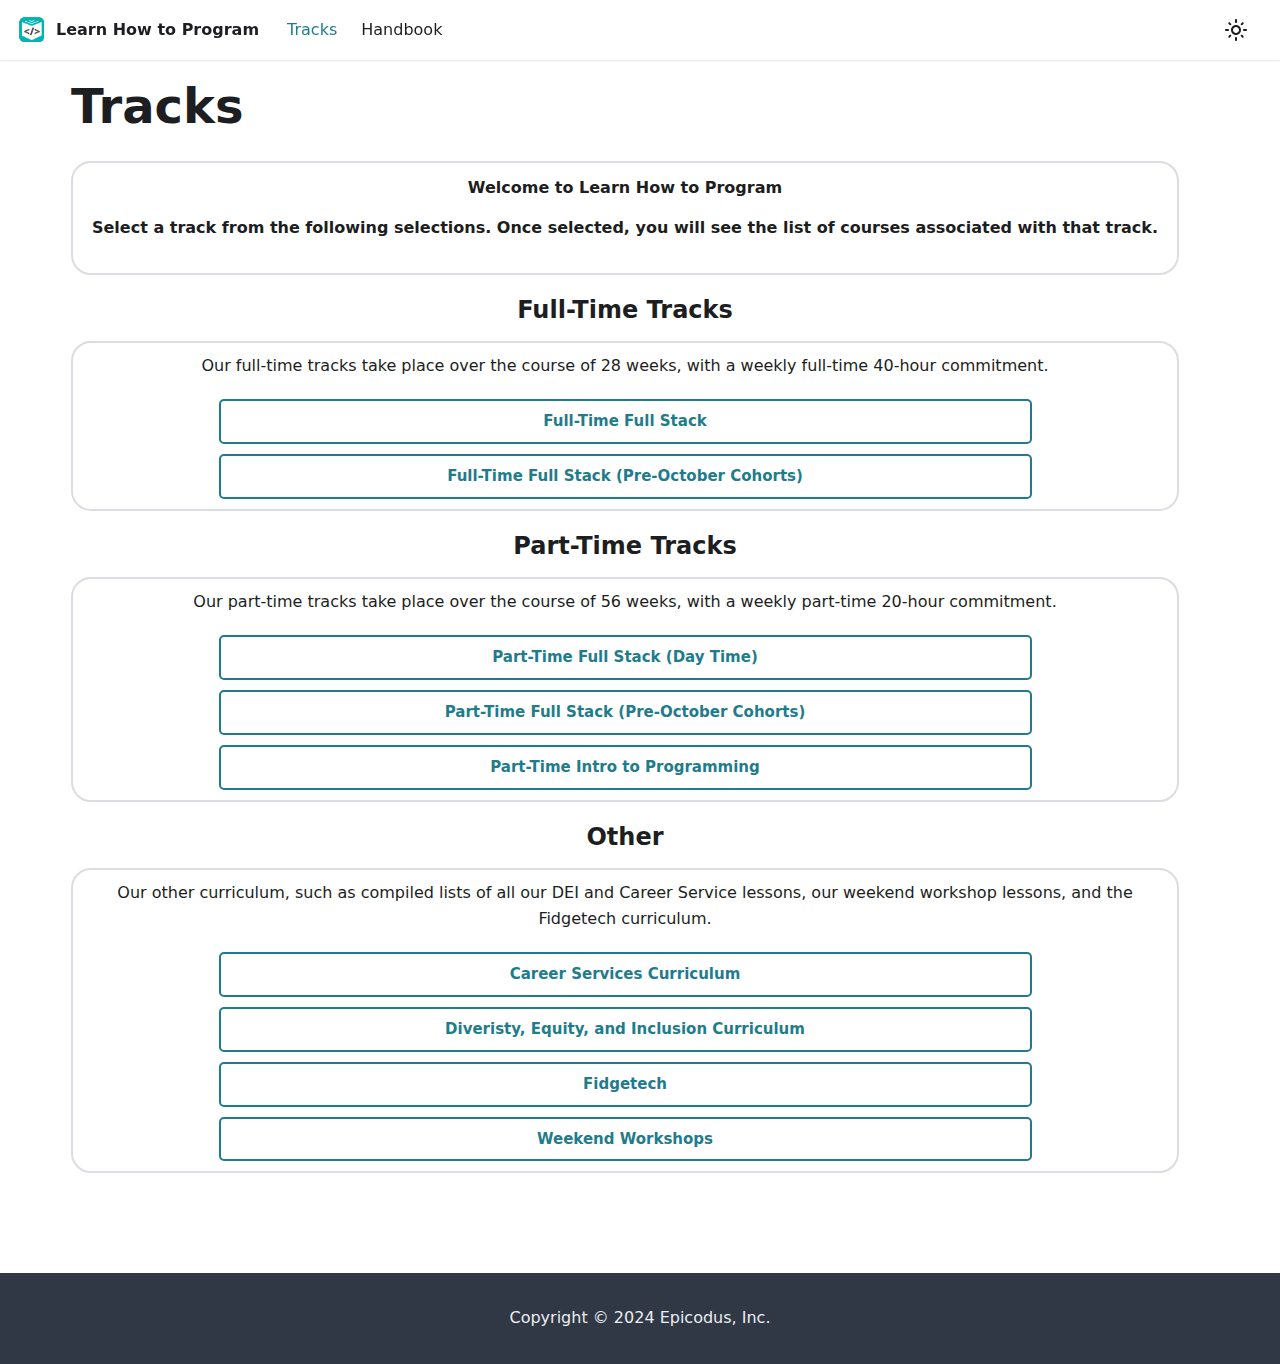
<file: tracks.html>
<!doctype html>
<html lang="en" dir="ltr" class="docs-wrapper docs-doc-page docs-version-current plugin-docs plugin-id-default docs-doc-id-tracks" data-has-hydrated="false">
<head>
<meta charset="UTF-8">
<meta name="generator" content="Docusaurus v2.4.3">
<title data-rh="true">Tracks | LHTP</title><meta data-rh="true" name="viewport" content="width=device-width,initial-scale=1"><meta data-rh="true" name="twitter:card" content="summary_large_image"><meta data-rh="true" property="og:url" content="https://www.learnhowtoprogram.com/tracks"><meta data-rh="true" name="docusaurus_locale" content="en"><meta data-rh="true" name="docsearch:language" content="en"><meta data-rh="true" name="docusaurus_version" content="current"><meta data-rh="true" name="docusaurus_tag" content="docs-default-current"><meta data-rh="true" name="docsearch:version" content="current"><meta data-rh="true" name="docsearch:docusaurus_tag" content="docs-default-current"><meta data-rh="true" property="og:title" content="Tracks | LHTP"><meta data-rh="true" name="description" content="Welcome to Learn How to Program"><meta data-rh="true" property="og:description" content="Welcome to Learn How to Program"><link data-rh="true" rel="icon" href="/img/favicon.ico"><link data-rh="true" rel="canonical" href="https://www.learnhowtoprogram.com/tracks"><link data-rh="true" rel="alternate" href="https://www.learnhowtoprogram.com/tracks" hreflang="en"><link data-rh="true" rel="alternate" href="https://www.learnhowtoprogram.com/tracks" hreflang="x-default"><script src="/usersnap-loader.js" defer="defer"></script><link rel="stylesheet" href="/assets/css/styles.8660b6a3.css">
<link rel="preload" href="/assets/js/runtime~main.787c4d95.js" as="script">
<link rel="preload" href="/assets/js/main.2fdcfa8a.js" as="script">
</head>
<body class="navigation-with-keyboard">
<script>!function(){function e(e){document.documentElement.setAttribute("data-theme",e)}var t=function(){var e=null;try{e=new URLSearchParams(window.location.search).get("docusaurus-theme")}catch(e){}return e}()||function(){var e=null;try{e=localStorage.getItem("theme")}catch(e){}return e}();null!==t?e(t):window.matchMedia("(prefers-color-scheme: dark)").matches?e("dark"):(window.matchMedia("(prefers-color-scheme: light)").matches,e("light"))}()</script><div id="__docusaurus">
<div role="region" aria-label="Skip to main content"><a class="skipToContent_fXgn" href="#__docusaurus_skipToContent_fallback">Skip to main content</a></div><nav aria-label="Main" class="navbar navbar--fixed-top"><div class="navbar__inner"><div class="navbar__items"><button aria-label="Toggle navigation bar" aria-expanded="false" class="navbar__toggle clean-btn" type="button"><svg width="30" height="30" viewBox="0 0 30 30" aria-hidden="true"><path stroke="currentColor" stroke-linecap="round" stroke-miterlimit="10" stroke-width="2" d="M4 7h22M4 15h22M4 23h22"></path></svg></button><a href="https://www.learnhowtoprogram.com" target="_self" rel="noopener noreferrer" class="navbar__brand"><div class="navbar__logo"><img src="/img/lhtp-favicon.png" alt="Learn How to Program" class="themedImage_ToTc themedImage--light_HNdA"><img src="/img/lhtp-favicon.png" alt="Learn How to Program" class="themedImage_ToTc themedImage--dark_i4oU"></div><b class="navbar__title text--truncate">Learn How to Program</b></a><a aria-current="page" class="navbar__item navbar__link navbar__link--active" href="/tracks">Tracks</a><a class="navbar__item navbar__link" href="/student-handbook">Handbook</a></div><div class="navbar__items navbar__items--right"><div class="toggle_vylO colorModeToggle_DEke"><button class="clean-btn toggleButton_gllP toggleButtonDisabled_aARS" type="button" disabled="" title="Switch between dark and light mode (currently light mode)" aria-label="Switch between dark and light mode (currently light mode)" aria-live="polite"><svg viewBox="0 0 24 24" width="24" height="24" class="lightToggleIcon_pyhR"><path fill="currentColor" d="M12,9c1.65,0,3,1.35,3,3s-1.35,3-3,3s-3-1.35-3-3S10.35,9,12,9 M12,7c-2.76,0-5,2.24-5,5s2.24,5,5,5s5-2.24,5-5 S14.76,7,12,7L12,7z M2,13l2,0c0.55,0,1-0.45,1-1s-0.45-1-1-1l-2,0c-0.55,0-1,0.45-1,1S1.45,13,2,13z M20,13l2,0c0.55,0,1-0.45,1-1 s-0.45-1-1-1l-2,0c-0.55,0-1,0.45-1,1S19.45,13,20,13z M11,2v2c0,0.55,0.45,1,1,1s1-0.45,1-1V2c0-0.55-0.45-1-1-1S11,1.45,11,2z M11,20v2c0,0.55,0.45,1,1,1s1-0.45,1-1v-2c0-0.55-0.45-1-1-1C11.45,19,11,19.45,11,20z M5.99,4.58c-0.39-0.39-1.03-0.39-1.41,0 c-0.39,0.39-0.39,1.03,0,1.41l1.06,1.06c0.39,0.39,1.03,0.39,1.41,0s0.39-1.03,0-1.41L5.99,4.58z M18.36,16.95 c-0.39-0.39-1.03-0.39-1.41,0c-0.39,0.39-0.39,1.03,0,1.41l1.06,1.06c0.39,0.39,1.03,0.39,1.41,0c0.39-0.39,0.39-1.03,0-1.41 L18.36,16.95z M19.42,5.99c0.39-0.39,0.39-1.03,0-1.41c-0.39-0.39-1.03-0.39-1.41,0l-1.06,1.06c-0.39,0.39-0.39,1.03,0,1.41 s1.03,0.39,1.41,0L19.42,5.99z M7.05,18.36c0.39-0.39,0.39-1.03,0-1.41c-0.39-0.39-1.03-0.39-1.41,0l-1.06,1.06 c-0.39,0.39-0.39,1.03,0,1.41s1.03,0.39,1.41,0L7.05,18.36z"></path></svg><svg viewBox="0 0 24 24" width="24" height="24" class="darkToggleIcon_wfgR"><path fill="currentColor" d="M9.37,5.51C9.19,6.15,9.1,6.82,9.1,7.5c0,4.08,3.32,7.4,7.4,7.4c0.68,0,1.35-0.09,1.99-0.27C17.45,17.19,14.93,19,12,19 c-3.86,0-7-3.14-7-7C5,9.07,6.81,6.55,9.37,5.51z M12,3c-4.97,0-9,4.03-9,9s4.03,9,9,9s9-4.03,9-9c0-0.46-0.04-0.92-0.1-1.36 c-0.98,1.37-2.58,2.26-4.4,2.26c-2.98,0-5.4-2.42-5.4-5.4c0-1.81,0.89-3.42,2.26-4.4C12.92,3.04,12.46,3,12,3L12,3z"></path></svg></button></div><div class="searchBox_ZlJk"></div></div></div><div role="presentation" class="navbar-sidebar__backdrop"></div></nav><div id="__docusaurus_skipToContent_fallback" class="main-wrapper mainWrapper_z2l0 docsWrapper_BCFX"><button aria-label="Scroll back to top" class="clean-btn theme-back-to-top-button backToTopButton_sjWU" type="button"></button><div class="docPage__5DB"><main class="docMainContainer_gTbr docMainContainerEnhanced_Uz_u"><div class="container padding-top--md padding-bottom--lg"><div class="row"><div class="col"><div class="docItemContainer_Djhp"><article><div class="theme-doc-markdown markdown"><h1>Tracks</h1><div class="centering-div" style="margin:auto"><div style="border-style:solid;border-width:2px;border-color:var(--ifm-color-emphasis-300);border-radius:20px;margin-bottom:20px"><div class="course-row" style="margin:10px;padding:5px"><h4><p style="text-align:center">Welcome to Learn How to Program</p><p style="text-align:center">Select a track from the following selections. Once selected, you will see the list of courses associated with that track.</p></h4></div></div><h2 style="text-align:center">Full-Time Tracks</h2><div style="border-style:solid;border-width:2px;border-color:var(--ifm-color-emphasis-300);border-radius:20px;margin-bottom:20px"><div class="course-row" style="margin:10px"><p style="text-align:center"> Our full-time tracks take place over the course of 28 weeks, with a weekly full-time 40-hour commitment.</p><a href="https://full-time.learnhowtoprogram.com/" target="_self" rel="noopener noreferrer" class="track-button">Full-Time Full Stack</a><a href="https://full-time-pre-october.learnhowtoprogram.com/" target="_self" rel="noopener noreferrer" class="track-button">Full-Time Full Stack (Pre-October Cohorts)</a></div></div><h2 style="text-align:center">Part-Time Tracks</h2><div style="border-style:solid;border-width:2px;border-color:var(--ifm-color-emphasis-300);border-radius:20px;margin-bottom:20px"><div class="course-row" style="margin:10px"><p style="text-align:center"> Our part-time tracks take place over the course of 56 weeks, with a weekly part-time 20-hour commitment.</p><a href="https://part-time.learnhowtoprogram.com/" target="_self" rel="noopener noreferrer" class="track-button">Part-Time Full Stack (Day Time)</a><a href="https://part-time-evening.learnhowtoprogram.com/" target="_self" rel="noopener noreferrer" class="track-button">Part-Time Full Stack (Pre-October Cohorts)</a><a href="https://part-time.learnhowtoprogram.com/" target="_self" rel="noopener noreferrer" class="track-button">Part-Time Intro to Programming</a></div></div><h2 style="text-align:center">Other</h2><div style="border-style:solid;border-width:2px;border-color:var(--ifm-color-emphasis-300);border-radius:20px;margin-bottom:20px"><div class="course-row" style="margin:10px"><p style="text-align:center">Our other curriculum, such as compiled lists of all our DEI and Career Service lessons, our weekend workshop lessons, and the Fidgetech curriculum.</p><a href="https://full-time.learnhowtoprogram.com/career-services" target="_self" rel="noopener noreferrer" class="track-button">Career Services Curriculum</a><a href="https://full-time.learnhowtoprogram.com/diversity-equity-and-inclusion" target="_self" rel="noopener noreferrer" class="track-button">Diveristy, Equity, and Inclusion Curriculum</a><a href="https://fidgetech.learnhowtoprogram.com" target="_self" rel="noopener noreferrer" class="track-button">Fidgetech</a><a href="https://workshops.learnhowtoprogram.com" target="_self" rel="noopener noreferrer" class="track-button">Weekend Workshops</a></div></div></div></div></article><nav class="pagination-nav docusaurus-mt-lg" aria-label="Docs pages"></nav></div></div></div></div></main></div></div><footer class="footer footer--dark"><div class="container container-fluid"><div class="footer__bottom text--center"><div class="footer__copyright">Copyright © 2024 Epicodus, Inc.</div></div></div></footer></div>
<script src="/assets/js/runtime~main.787c4d95.js"></script>
<script src="/assets/js/main.2fdcfa8a.js"></script>
</body>
</html>
</file>
<file: assets/css/styles.8660b6a3.css>
.col,.container{padding:0 var(--ifm-spacing-horizontal);width:100%}.markdown>h2,.markdown>h3,.markdown>h4,.markdown>h5,.markdown>h6{margin-bottom:calc(var(--ifm-heading-vertical-rhythm-bottom)*var(--ifm-leading))}.markdown li,body{word-wrap:break-word}body,ol ol,ol ul,ul ol,ul ul{margin:0}pre,table{overflow:auto}blockquote,pre{margin:0 0 var(--ifm-spacing-vertical)}.breadcrumbs__link,.button{transition-timing-function:var(--ifm-transition-timing-default)}.button,code{vertical-align:middle}.button--outline.button--active,.button--outline:active,.button--outline:hover,:root{--ifm-button-color:var(--ifm-font-color-base-inverse)}.menu__link:hover,a{transition:color var(--ifm-transition-fast) var(--ifm-transition-timing-default)}.navbar--dark,:root{--ifm-navbar-link-hover-color:var(--ifm-color-primary)}.menu,.navbar-sidebar{overflow-x:hidden}:root,html[data-theme=dark]{--ifm-color-emphasis-500:var(--ifm-color-gray-500)}.toggleButton_gllP,html{-webkit-tap-highlight-color:transparent}.clean-list,.containsTaskList_mC6p,.details_lb9f>summary,.dropdown__menu,.menu__list{list-style:none}:root{--ifm-color-scheme:light;--ifm-dark-value:10%;--ifm-darker-value:15%;--ifm-darkest-value:30%;--ifm-light-value:15%;--ifm-lighter-value:30%;--ifm-lightest-value:50%;--ifm-contrast-background-value:90%;--ifm-contrast-foreground-value:70%;--ifm-contrast-background-dark-value:70%;--ifm-contrast-foreground-dark-value:90%;--ifm-color-primary:#3578e5;--ifm-color-secondary:#ebedf0;--ifm-color-success:#00a400;--ifm-color-info:#54c7ec;--ifm-color-warning:#ffba00;--ifm-color-danger:#fa383e;--ifm-color-primary-dark:#306cce;--ifm-color-primary-darker:#2d66c3;--ifm-color-primary-darkest:#2554a0;--ifm-color-primary-light:#538ce9;--ifm-color-primary-lighter:#72a1ed;--ifm-color-primary-lightest:#9abcf2;--ifm-color-primary-contrast-background:#ebf2fc;--ifm-color-primary-contrast-foreground:#102445;--ifm-color-secondary-dark:#d4d5d8;--ifm-color-secondary-darker:#c8c9cc;--ifm-color-secondary-darkest:#a4a6a8;--ifm-color-secondary-light:#eef0f2;--ifm-color-secondary-lighter:#f1f2f5;--ifm-color-secondary-lightest:#f5f6f8;--ifm-color-secondary-contrast-background:#fdfdfe;--ifm-color-secondary-contrast-foreground:#474748;--ifm-color-success-dark:#009400;--ifm-color-success-darker:#008b00;--ifm-color-success-darkest:#007300;--ifm-color-success-light:#26b226;--ifm-color-success-lighter:#4dbf4d;--ifm-color-success-lightest:#80d280;--ifm-color-success-contrast-background:#e6f6e6;--ifm-color-success-contrast-foreground:#003100;--ifm-color-info-dark:#4cb3d4;--ifm-color-info-darker:#47a9c9;--ifm-color-info-darkest:#3b8ba5;--ifm-color-info-light:#6ecfef;--ifm-color-info-lighter:#87d8f2;--ifm-color-info-lightest:#aae3f6;--ifm-color-info-contrast-background:#eef9fd;--ifm-color-info-contrast-foreground:#193c47;--ifm-color-warning-dark:#e6a700;--ifm-color-warning-darker:#d99e00;--ifm-color-warning-darkest:#b38200;--ifm-color-warning-light:#ffc426;--ifm-color-warning-lighter:#ffcf4d;--ifm-color-warning-lightest:#ffdd80;--ifm-color-warning-contrast-background:#fff8e6;--ifm-color-warning-contrast-foreground:#4d3800;--ifm-color-danger-dark:#e13238;--ifm-color-danger-darker:#d53035;--ifm-color-danger-darkest:#af272b;--ifm-color-danger-light:#fb565b;--ifm-color-danger-lighter:#fb7478;--ifm-color-danger-lightest:#fd9c9f;--ifm-color-danger-contrast-background:#ffebec;--ifm-color-danger-contrast-foreground:#4b1113;--ifm-color-white:#fff;--ifm-color-black:#000;--ifm-color-gray-0:var(--ifm-color-white);--ifm-color-gray-100:#f5f6f7;--ifm-color-gray-200:#ebedf0;--ifm-color-gray-300:#dadde1;--ifm-color-gray-400:#ccd0d5;--ifm-color-gray-500:#bec3c9;--ifm-color-gray-600:#8d949e;--ifm-color-gray-700:#606770;--ifm-color-gray-800:#444950;--ifm-color-gray-900:#1c1e21;--ifm-color-gray-1000:var(--ifm-color-black);--ifm-color-emphasis-0:var(--ifm-color-gray-0);--ifm-color-emphasis-100:var(--ifm-color-gray-100);--ifm-color-emphasis-200:var(--ifm-color-gray-200);--ifm-color-emphasis-300:var(--ifm-color-gray-300);--ifm-color-emphasis-400:var(--ifm-color-gray-400);--ifm-color-emphasis-600:var(--ifm-color-gray-600);--ifm-color-emphasis-700:var(--ifm-color-gray-700);--ifm-color-emphasis-800:var(--ifm-color-gray-800);--ifm-color-emphasis-900:var(--ifm-color-gray-900);--ifm-color-emphasis-1000:var(--ifm-color-gray-1000);--ifm-color-content:var(--ifm-color-emphasis-900);--ifm-color-content-inverse:var(--ifm-color-emphasis-0);--ifm-color-content-secondary:#525860;--ifm-background-color:#0000;--ifm-background-surface-color:var(--ifm-color-content-inverse);--ifm-global-border-width:1px;--ifm-global-radius:0.4rem;--ifm-hover-overlay:#0000000d;--ifm-font-color-base:var(--ifm-color-content);--ifm-font-color-base-inverse:var(--ifm-color-content-inverse);--ifm-font-color-secondary:var(--ifm-color-content-secondary);--ifm-font-family-base:system-ui,-apple-system,Segoe UI,Roboto,Ubuntu,Cantarell,Noto Sans,sans-serif,BlinkMacSystemFont,"Segoe UI",Helvetica,Arial,sans-serif,"Apple Color Emoji","Segoe UI Emoji","Segoe UI Symbol";--ifm-font-family-monospace:SFMono-Regular,Menlo,Monaco,Consolas,"Liberation Mono","Courier New",monospace;--ifm-font-size-base:100%;--ifm-font-weight-light:300;--ifm-font-weight-normal:400;--ifm-font-weight-semibold:500;--ifm-font-weight-bold:700;--ifm-font-weight-base:var(--ifm-font-weight-normal);--ifm-line-height-base:1.65;--ifm-global-spacing:1rem;--ifm-spacing-vertical:var(--ifm-global-spacing);--ifm-spacing-horizontal:var(--ifm-global-spacing);--ifm-transition-fast:200ms;--ifm-transition-slow:400ms;--ifm-transition-timing-default:cubic-bezier(0.08,0.52,0.52,1);--ifm-global-shadow-lw:0 1px 2px 0 #0000001a;--ifm-global-shadow-md:0 5px 40px #0003;--ifm-global-shadow-tl:0 12px 28px 0 #0003,0 2px 4px 0 #0000001a;--ifm-z-index-dropdown:100;--ifm-z-index-fixed:200;--ifm-z-index-overlay:400;--ifm-container-width:1140px;--ifm-container-width-xl:1320px;--ifm-code-background:#f6f7f8;--ifm-code-border-radius:var(--ifm-global-radius);--ifm-code-font-size:90%;--ifm-code-padding-horizontal:0.1rem;--ifm-code-padding-vertical:0.1rem;--ifm-pre-background:var(--ifm-code-background);--ifm-pre-border-radius:var(--ifm-code-border-radius);--ifm-pre-color:inherit;--ifm-pre-line-height:1.45;--ifm-pre-padding:1rem;--ifm-heading-color:inherit;--ifm-heading-margin-top:0;--ifm-heading-margin-bottom:var(--ifm-spacing-vertical);--ifm-heading-font-family:var(--ifm-font-family-base);--ifm-heading-font-weight:var(--ifm-font-weight-bold);--ifm-heading-line-height:1.25;--ifm-h1-font-size:2rem;--ifm-h2-font-size:1.5rem;--ifm-h3-font-size:1.25rem;--ifm-h4-font-size:1rem;--ifm-h5-font-size:0.875rem;--ifm-h6-font-size:0.85rem;--ifm-image-alignment-padding:1.25rem;--ifm-leading-desktop:1.25;--ifm-leading:calc(var(--ifm-leading-desktop)*1rem);--ifm-list-left-padding:2rem;--ifm-list-margin:1rem;--ifm-list-item-margin:0.25rem;--ifm-list-paragraph-margin:1rem;--ifm-table-cell-padding:0.75rem;--ifm-table-background:#0000;--ifm-table-stripe-background:#00000008;--ifm-table-border-width:1px;--ifm-table-border-color:var(--ifm-color-emphasis-300);--ifm-table-head-background:inherit;--ifm-table-head-color:inherit;--ifm-table-head-font-weight:var(--ifm-font-weight-bold);--ifm-table-cell-color:inherit;--ifm-link-color:var(--ifm-color-primary);--ifm-link-decoration:none;--ifm-link-hover-color:var(--ifm-link-color);--ifm-link-hover-decoration:underline;--ifm-paragraph-margin-bottom:var(--ifm-leading);--ifm-blockquote-font-size:var(--ifm-font-size-base);--ifm-blockquote-border-left-width:2px;--ifm-blockquote-padding-horizontal:var(--ifm-spacing-horizontal);--ifm-blockquote-padding-vertical:0;--ifm-blockquote-shadow:none;--ifm-blockquote-color:var(--ifm-color-emphasis-800);--ifm-blockquote-border-color:var(--ifm-color-emphasis-300);--ifm-hr-background-color:var(--ifm-color-emphasis-500);--ifm-hr-height:1px;--ifm-hr-margin-vertical:1.5rem;--ifm-scrollbar-size:7px;--ifm-scrollbar-track-background-color:#f1f1f1;--ifm-scrollbar-thumb-background-color:silver;--ifm-scrollbar-thumb-hover-background-color:#a7a7a7;--ifm-alert-background-color:inherit;--ifm-alert-border-color:inherit;--ifm-alert-border-radius:var(--ifm-global-radius);--ifm-alert-border-width:0px;--ifm-alert-border-left-width:5px;--ifm-alert-color:var(--ifm-font-color-base);--ifm-alert-padding-horizontal:var(--ifm-spacing-horizontal);--ifm-alert-padding-vertical:var(--ifm-spacing-vertical);--ifm-alert-shadow:var(--ifm-global-shadow-lw);--ifm-avatar-intro-margin:1rem;--ifm-avatar-intro-alignment:inherit;--ifm-avatar-photo-size:3rem;--ifm-badge-background-color:inherit;--ifm-badge-border-color:inherit;--ifm-badge-border-radius:var(--ifm-global-radius);--ifm-badge-border-width:var(--ifm-global-border-width);--ifm-badge-color:var(--ifm-color-white);--ifm-badge-padding-horizontal:calc(var(--ifm-spacing-horizontal)*0.5);--ifm-badge-padding-vertical:calc(var(--ifm-spacing-vertical)*0.25);--ifm-breadcrumb-border-radius:1.5rem;--ifm-breadcrumb-spacing:0.5rem;--ifm-breadcrumb-color-active:var(--ifm-color-primary);--ifm-breadcrumb-item-background-active:var(--ifm-hover-overlay);--ifm-breadcrumb-padding-horizontal:0.8rem;--ifm-breadcrumb-padding-vertical:0.4rem;--ifm-breadcrumb-size-multiplier:1;--ifm-breadcrumb-separator:url('data:image/svg+xml;utf8,<svg xmlns="http://www.w3.org/2000/svg" x="0px" y="0px" viewBox="0 0 256 256"><g><g><polygon points="79.093,0 48.907,30.187 146.72,128 48.907,225.813 79.093,256 207.093,128"/></g></g><g></g><g></g><g></g><g></g><g></g><g></g><g></g><g></g><g></g><g></g><g></g><g></g><g></g><g></g><g></g></svg>');--ifm-breadcrumb-separator-filter:none;--ifm-breadcrumb-separator-size:0.5rem;--ifm-breadcrumb-separator-size-multiplier:1.25;--ifm-button-background-color:inherit;--ifm-button-border-color:var(--ifm-button-background-color);--ifm-button-border-width:var(--ifm-global-border-width);--ifm-button-font-weight:var(--ifm-font-weight-bold);--ifm-button-padding-horizontal:1.5rem;--ifm-button-padding-vertical:0.375rem;--ifm-button-size-multiplier:1;--ifm-button-transition-duration:var(--ifm-transition-fast);--ifm-button-border-radius:calc(var(--ifm-global-radius)*var(--ifm-button-size-multiplier));--ifm-button-group-spacing:2px;--ifm-card-background-color:var(--ifm-background-surface-color);--ifm-card-border-radius:calc(var(--ifm-global-radius)*2);--ifm-card-horizontal-spacing:var(--ifm-global-spacing);--ifm-card-vertical-spacing:var(--ifm-global-spacing);--ifm-toc-border-color:var(--ifm-color-emphasis-300);--ifm-toc-link-color:var(--ifm-color-content-secondary);--ifm-toc-padding-vertical:0.5rem;--ifm-toc-padding-horizontal:0.5rem;--ifm-dropdown-background-color:var(--ifm-background-surface-color);--ifm-dropdown-font-weight:var(--ifm-font-weight-semibold);--ifm-dropdown-link-color:var(--ifm-font-color-base);--ifm-dropdown-hover-background-color:var(--ifm-hover-overlay);--ifm-footer-background-color:var(--ifm-color-emphasis-100);--ifm-footer-color:inherit;--ifm-footer-link-color:var(--ifm-color-emphasis-700);--ifm-footer-link-hover-color:var(--ifm-color-primary);--ifm-footer-link-horizontal-spacing:0.5rem;--ifm-footer-padding-horizontal:calc(var(--ifm-spacing-horizontal)*2);--ifm-footer-padding-vertical:calc(var(--ifm-spacing-vertical)*2);--ifm-footer-title-color:inherit;--ifm-footer-logo-max-width:min(30rem,90vw);--ifm-hero-background-color:var(--ifm-background-surface-color);--ifm-hero-text-color:var(--ifm-color-emphasis-800);--ifm-menu-color:var(--ifm-color-emphasis-700);--ifm-menu-color-active:var(--ifm-color-primary);--ifm-menu-color-background-active:var(--ifm-hover-overlay);--ifm-menu-color-background-hover:var(--ifm-hover-overlay);--ifm-menu-link-padding-horizontal:0.75rem;--ifm-menu-link-padding-vertical:0.375rem;--ifm-menu-link-sublist-icon:url('data:image/svg+xml;utf8,<svg xmlns="http://www.w3.org/2000/svg" width="16px" height="16px" viewBox="0 0 24 24"><path fill="rgba(0,0,0,0.5)" d="M7.41 15.41L12 10.83l4.59 4.58L18 14l-6-6-6 6z"></path></svg>');--ifm-menu-link-sublist-icon-filter:none;--ifm-navbar-background-color:var(--ifm-background-surface-color);--ifm-navbar-height:3.75rem;--ifm-navbar-item-padding-horizontal:0.75rem;--ifm-navbar-item-padding-vertical:0.25rem;--ifm-navbar-link-color:var(--ifm-font-color-base);--ifm-navbar-link-active-color:var(--ifm-link-color);--ifm-navbar-padding-horizontal:var(--ifm-spacing-horizontal);--ifm-navbar-padding-vertical:calc(var(--ifm-spacing-vertical)*0.5);--ifm-navbar-shadow:var(--ifm-global-shadow-lw);--ifm-navbar-search-input-background-color:var(--ifm-color-emphasis-200);--ifm-navbar-search-input-color:var(--ifm-color-emphasis-800);--ifm-navbar-search-input-placeholder-color:var(--ifm-color-emphasis-500);--ifm-navbar-search-input-icon:url('data:image/svg+xml;utf8,<svg fill="currentColor" xmlns="http://www.w3.org/2000/svg" viewBox="0 0 16 16" height="16px" width="16px"><path d="M6.02945,10.20327a4.17382,4.17382,0,1,1,4.17382-4.17382A4.15609,4.15609,0,0,1,6.02945,10.20327Zm9.69195,4.2199L10.8989,9.59979A5.88021,5.88021,0,0,0,12.058,6.02856,6.00467,6.00467,0,1,0,9.59979,10.8989l4.82338,4.82338a.89729.89729,0,0,0,1.29912,0,.89749.89749,0,0,0-.00087-1.29909Z" /></svg>');--ifm-navbar-sidebar-width:83vw;--ifm-pagination-border-radius:var(--ifm-global-radius);--ifm-pagination-color-active:var(--ifm-color-primary);--ifm-pagination-font-size:1rem;--ifm-pagination-item-active-background:var(--ifm-hover-overlay);--ifm-pagination-page-spacing:0.2em;--ifm-pagination-padding-horizontal:calc(var(--ifm-spacing-horizontal)*1);--ifm-pagination-padding-vertical:calc(var(--ifm-spacing-vertical)*0.25);--ifm-pagination-nav-border-radius:var(--ifm-global-radius);--ifm-pagination-nav-color-hover:var(--ifm-color-primary);--ifm-pills-color-active:var(--ifm-color-primary);--ifm-pills-color-background-active:var(--ifm-hover-overlay);--ifm-pills-spacing:0.125rem;--ifm-tabs-color:var(--ifm-font-color-secondary);--ifm-tabs-color-active:var(--ifm-color-primary);--ifm-tabs-color-active-border:var(--ifm-tabs-color-active);--ifm-tabs-padding-horizontal:1rem;--ifm-tabs-padding-vertical:1rem;--docusaurus-progress-bar-color:var(--ifm-color-primary);--ifm-color-primary:#1f7c8d;--ifm-color-primary-dark:#29784c;--ifm-color-primary-darker:#277148;--ifm-color-primary-darkest:#205d3b;--ifm-color-primary-light:#33925d;--ifm-color-primary-lighter:#359962;--ifm-color-primary-lightest:#3cad6e;--ifm-code-font-size:95%;--docusaurus-highlighted-code-line-bg:#0000001a;--docusaurus-announcement-bar-height:auto;--docusaurus-tag-list-border:var(--ifm-color-emphasis-300);--docusaurus-collapse-button-bg:#0000;--docusaurus-collapse-button-bg-hover:#0000001a;--doc-sidebar-width:300px;--doc-sidebar-hidden-width:30px}.badge--danger,.badge--info,.badge--primary,.badge--secondary,.badge--success,.badge--warning{--ifm-badge-border-color:var(--ifm-badge-background-color)}.button--link,.button--outline{--ifm-button-background-color:#0000}*{box-sizing:border-box}html{-webkit-font-smoothing:antialiased;-webkit-text-size-adjust:100%;text-size-adjust:100%;background-color:var(--ifm-background-color);color:var(--ifm-font-color-base);color-scheme:var(--ifm-color-scheme);font:var(--ifm-font-size-base)/var(--ifm-line-height-base) var(--ifm-font-family-base);text-rendering:optimizelegibility}iframe{border:0;color-scheme:auto}.container{margin:0 auto;max-width:var(--ifm-container-width)}.container--fluid{max-width:inherit}.row{display:flex;flex-wrap:wrap;margin:0 calc(var(--ifm-spacing-horizontal)*-1)}.margin-bottom--none,.margin-vert--none,.markdown>:last-child{margin-bottom:0!important}.margin-top--none,.margin-vert--none,.tabItem_LNqP{margin-top:0!important}.row--no-gutters{margin-left:0;margin-right:0}.margin-horiz--none,.margin-right--none{margin-right:0!important}.row--no-gutters>.col{padding-left:0;padding-right:0}.row--align-top{align-items:flex-start}.row--align-bottom{align-items:flex-end}.menuExternalLink_NmtK,.row--align-center{align-items:center}.row--align-stretch{align-items:stretch}.row--align-baseline{align-items:baseline}.col{--ifm-col-width:100%;flex:1 0;margin-left:0;max-width:var(--ifm-col-width)}.padding-bottom--none,.padding-vert--none{padding-bottom:0!important}.padding-top--none,.padding-vert--none{padding-top:0!important}.padding-horiz--none,.padding-left--none{padding-left:0!important}.padding-horiz--none,.padding-right--none{padding-right:0!important}.col[class*=col--]{flex:0 0 var(--ifm-col-width)}.col--1{--ifm-col-width:8.33333%}.col--offset-1{margin-left:8.33333%}.col--2{--ifm-col-width:16.66667%}.col--offset-2{margin-left:16.66667%}.col--3{--ifm-col-width:25%}.col--offset-3{margin-left:25%}.col--4{--ifm-col-width:33.33333%}.col--offset-4{margin-left:33.33333%}.col--5{--ifm-col-width:41.66667%}.col--offset-5{margin-left:41.66667%}.col--6{--ifm-col-width:50%}.col--offset-6{margin-left:50%}.col--7{--ifm-col-width:58.33333%}.col--offset-7{margin-left:58.33333%}.col--8{--ifm-col-width:66.66667%}.col--offset-8{margin-left:66.66667%}.col--9{--ifm-col-width:75%}.col--offset-9{margin-left:75%}.col--10{--ifm-col-width:83.33333%}.col--offset-10{margin-left:83.33333%}.col--11{--ifm-col-width:91.66667%}.col--offset-11{margin-left:91.66667%}.col--12{--ifm-col-width:100%}.col--offset-12{margin-left:100%}.margin-horiz--none,.margin-left--none{margin-left:0!important}.margin--none{margin:0!important}.margin-bottom--xs,.margin-vert--xs{margin-bottom:.25rem!important}.margin-top--xs,.margin-vert--xs{margin-top:.25rem!important}.margin-horiz--xs,.margin-left--xs{margin-left:.25rem!important}.margin-horiz--xs,.margin-right--xs{margin-right:.25rem!important}.margin--xs{margin:.25rem!important}.margin-bottom--sm,.margin-vert--sm{margin-bottom:.5rem!important}.margin-top--sm,.margin-vert--sm{margin-top:.5rem!important}.margin-horiz--sm,.margin-left--sm{margin-left:.5rem!important}.margin-horiz--sm,.margin-right--sm{margin-right:.5rem!important}.margin--sm{margin:.5rem!important}.margin-bottom--md,.margin-vert--md{margin-bottom:1rem!important}.margin-top--md,.margin-vert--md{margin-top:1rem!important}.margin-horiz--md,.margin-left--md{margin-left:1rem!important}.margin-horiz--md,.margin-right--md{margin-right:1rem!important}.margin--md{margin:1rem!important}.margin-bottom--lg,.margin-vert--lg{margin-bottom:2rem!important}.margin-top--lg,.margin-vert--lg{margin-top:2rem!important}.margin-horiz--lg,.margin-left--lg{margin-left:2rem!important}.margin-horiz--lg,.margin-right--lg{margin-right:2rem!important}.margin--lg{margin:2rem!important}.margin-bottom--xl,.margin-vert--xl{margin-bottom:5rem!important}.margin-top--xl,.margin-vert--xl{margin-top:5rem!important}.margin-horiz--xl,.margin-left--xl{margin-left:5rem!important}.margin-horiz--xl,.margin-right--xl{margin-right:5rem!important}.margin--xl{margin:5rem!important}.padding--none{padding:0!important}.padding-bottom--xs,.padding-vert--xs{padding-bottom:.25rem!important}.padding-top--xs,.padding-vert--xs{padding-top:.25rem!important}.padding-horiz--xs,.padding-left--xs{padding-left:.25rem!important}.padding-horiz--xs,.padding-right--xs{padding-right:.25rem!important}.padding--xs{padding:.25rem!important}.padding-bottom--sm,.padding-vert--sm{padding-bottom:.5rem!important}.padding-top--sm,.padding-vert--sm{padding-top:.5rem!important}.padding-horiz--sm,.padding-left--sm{padding-left:.5rem!important}.padding-horiz--sm,.padding-right--sm{padding-right:.5rem!important}.padding--sm{padding:.5rem!important}.padding-bottom--md,.padding-vert--md{padding-bottom:1rem!important}.padding-top--md,.padding-vert--md{padding-top:1rem!important}.padding-horiz--md,.padding-left--md{padding-left:1rem!important}.padding-horiz--md,.padding-right--md{padding-right:1rem!important}.padding--md{padding:1rem!important}.padding-bottom--lg,.padding-vert--lg{padding-bottom:2rem!important}.padding-top--lg,.padding-vert--lg{padding-top:2rem!important}.padding-horiz--lg,.padding-left--lg{padding-left:2rem!important}.padding-horiz--lg,.padding-right--lg{padding-right:2rem!important}.padding--lg{padding:2rem!important}.padding-bottom--xl,.padding-vert--xl{padding-bottom:5rem!important}.padding-top--xl,.padding-vert--xl{padding-top:5rem!important}.padding-horiz--xl,.padding-left--xl{padding-left:5rem!important}.padding-horiz--xl,.padding-right--xl{padding-right:5rem!important}.padding--xl{padding:5rem!important}code{background-color:var(--ifm-code-background);border:.1rem solid #0000001a;border-radius:var(--ifm-code-border-radius);font-family:var(--ifm-font-family-monospace);font-size:var(--ifm-code-font-size);padding:var(--ifm-code-padding-vertical) var(--ifm-code-padding-horizontal)}a code{color:inherit}pre{background-color:var(--ifm-pre-background);border-radius:var(--ifm-pre-border-radius);color:var(--ifm-pre-color);font:var(--ifm-code-font-size)/var(--ifm-pre-line-height) var(--ifm-font-family-monospace);padding:var(--ifm-pre-padding)}pre code{background-color:initial;border:none;font-size:100%;line-height:inherit;padding:0}kbd{background-color:var(--ifm-color-emphasis-0);border:1px solid var(--ifm-color-emphasis-400);border-radius:.2rem;box-shadow:inset 0 -1px 0 var(--ifm-color-emphasis-400);color:var(--ifm-color-emphasis-800);font:80% var(--ifm-font-family-monospace);padding:.15rem .3rem}h1,h2,h3,h4,h5,h6{color:var(--ifm-heading-color);font-family:var(--ifm-heading-font-family);font-weight:var(--ifm-heading-font-weight);line-height:var(--ifm-heading-line-height);margin:var(--ifm-heading-margin-top) 0 var(--ifm-heading-margin-bottom) 0}h1{font-size:var(--ifm-h1-font-size)}h2{font-size:var(--ifm-h2-font-size)}h3{font-size:var(--ifm-h3-font-size)}h4{font-size:var(--ifm-h4-font-size)}h5{font-size:var(--ifm-h5-font-size)}h6{font-size:var(--ifm-h6-font-size)}img{max-width:100%}img[align=right]{padding-left:var(--image-alignment-padding)}img[align=left]{padding-right:var(--image-alignment-padding)}.markdown{--ifm-h1-vertical-rhythm-top:3;--ifm-h2-vertical-rhythm-top:2;--ifm-h3-vertical-rhythm-top:1.5;--ifm-heading-vertical-rhythm-top:1.25;--ifm-h1-vertical-rhythm-bottom:1.25;--ifm-heading-vertical-rhythm-bottom:1}.markdown:after,.markdown:before{content:"";display:table}.markdown:after{clear:both}.markdown h1:first-child{--ifm-h1-font-size:3rem;margin-bottom:calc(var(--ifm-h1-vertical-rhythm-bottom)*var(--ifm-leading))}.markdown>h2{--ifm-h2-font-size:2rem;margin-top:calc(var(--ifm-h2-vertical-rhythm-top)*var(--ifm-leading))}.markdown>h3{--ifm-h3-font-size:1.5rem;margin-top:calc(var(--ifm-h3-vertical-rhythm-top)*var(--ifm-leading))}.markdown>h4,.markdown>h5,.markdown>h6{margin-top:calc(var(--ifm-heading-vertical-rhythm-top)*var(--ifm-leading))}.markdown>p,.markdown>pre,.markdown>ul,.tabList__CuJ{margin-bottom:var(--ifm-leading)}.markdown li>p{margin-top:var(--ifm-list-paragraph-margin)}.markdown li+li{margin-top:var(--ifm-list-item-margin)}ol,ul{margin:0 0 var(--ifm-list-margin);padding-left:var(--ifm-list-left-padding)}ol ol,ul ol{list-style-type:lower-roman}ol ol ol,ol ul ol,ul ol ol,ul ul ol{list-style-type:lower-alpha}table{border-collapse:collapse;display:block;margin-bottom:var(--ifm-spacing-vertical)}table thead tr{border-bottom:2px solid var(--ifm-table-border-color)}table thead,table tr:nth-child(2n){background-color:var(--ifm-table-stripe-background)}table tr{background-color:var(--ifm-table-background);border-top:var(--ifm-table-border-width) solid var(--ifm-table-border-color)}table td,table th{border:var(--ifm-table-border-width) solid var(--ifm-table-border-color);padding:var(--ifm-table-cell-padding)}table th{background-color:var(--ifm-table-head-background);color:var(--ifm-table-head-color);font-weight:var(--ifm-table-head-font-weight)}table td{color:var(--ifm-table-cell-color)}strong{font-weight:var(--ifm-font-weight-bold)}a{color:var(--ifm-link-color);text-decoration:var(--ifm-link-decoration)}a:hover{color:var(--ifm-link-hover-color);text-decoration:var(--ifm-link-hover-decoration)}.button:hover,.text--no-decoration,.text--no-decoration:hover,a:not([href]){text-decoration:none}p{margin:0 0 var(--ifm-paragraph-margin-bottom)}blockquote{border-left:var(--ifm-blockquote-border-left-width) solid var(--ifm-blockquote-border-color);box-shadow:var(--ifm-blockquote-shadow);color:var(--ifm-blockquote-color);font-size:var(--ifm-blockquote-font-size);padding:var(--ifm-blockquote-padding-vertical) var(--ifm-blockquote-padding-horizontal)}blockquote>:first-child{margin-top:0}blockquote>:last-child{margin-bottom:0}hr{background-color:var(--ifm-hr-background-color);border:0;height:var(--ifm-hr-height);margin:var(--ifm-hr-margin-vertical) 0}.shadow--lw{box-shadow:var(--ifm-global-shadow-lw)!important}.shadow--md{box-shadow:var(--ifm-global-shadow-md)!important}.shadow--tl{box-shadow:var(--ifm-global-shadow-tl)!important}.text--primary,.wordWrapButtonEnabled_EoeP .wordWrapButtonIcon_Bwma{color:var(--ifm-color-primary)}.text--secondary{color:var(--ifm-color-secondary)}.text--success{color:var(--ifm-color-success)}.text--info{color:var(--ifm-color-info)}.text--warning{color:var(--ifm-color-warning)}.text--danger{color:var(--ifm-color-danger)}.text--center{text-align:center}.text--left{text-align:left}.text--justify{text-align:justify}.text--right{text-align:right}.text--capitalize{text-transform:capitalize}.text--lowercase{text-transform:lowercase}.admonitionHeading_tbUL,.alert__heading,.text--uppercase{text-transform:uppercase}.text--light{font-weight:var(--ifm-font-weight-light)}.text--normal{font-weight:var(--ifm-font-weight-normal)}.text--semibold{font-weight:var(--ifm-font-weight-semibold)}.text--bold{font-weight:var(--ifm-font-weight-bold)}.text--italic{font-style:italic}.text--truncate{overflow:hidden;text-overflow:ellipsis;white-space:nowrap}.text--break{word-wrap:break-word!important;word-break:break-word!important}.clean-btn{background:none;border:none;color:inherit;cursor:pointer;font-family:inherit;padding:0}.alert,.alert .close{color:var(--ifm-alert-foreground-color)}.clean-list{padding-left:0}.alert--primary{--ifm-alert-background-color:var(--ifm-color-primary-contrast-background);--ifm-alert-background-color-highlight:#3578e526;--ifm-alert-foreground-color:var(--ifm-color-primary-contrast-foreground);--ifm-alert-border-color:var(--ifm-color-primary-dark)}.alert--secondary{--ifm-alert-background-color:var(--ifm-color-secondary-contrast-background);--ifm-alert-background-color-highlight:#ebedf026;--ifm-alert-foreground-color:var(--ifm-color-secondary-contrast-foreground);--ifm-alert-border-color:var(--ifm-color-secondary-dark)}.alert--success{--ifm-alert-background-color:var(--ifm-color-success-contrast-background);--ifm-alert-background-color-highlight:#00a40026;--ifm-alert-foreground-color:var(--ifm-color-success-contrast-foreground);--ifm-alert-border-color:var(--ifm-color-success-dark)}.alert--info{--ifm-alert-background-color:var(--ifm-color-info-contrast-background);--ifm-alert-background-color-highlight:#54c7ec26;--ifm-alert-foreground-color:var(--ifm-color-info-contrast-foreground);--ifm-alert-border-color:var(--ifm-color-info-dark)}.alert--warning{--ifm-alert-background-color:var(--ifm-color-warning-contrast-background);--ifm-alert-background-color-highlight:#ffba0026;--ifm-alert-foreground-color:var(--ifm-color-warning-contrast-foreground);--ifm-alert-border-color:var(--ifm-color-warning-dark)}.alert--danger{--ifm-alert-background-color:var(--ifm-color-danger-contrast-background);--ifm-alert-background-color-highlight:#fa383e26;--ifm-alert-foreground-color:var(--ifm-color-danger-contrast-foreground);--ifm-alert-border-color:var(--ifm-color-danger-dark)}.alert{--ifm-code-background:var(--ifm-alert-background-color-highlight);--ifm-link-color:var(--ifm-alert-foreground-color);--ifm-link-hover-color:var(--ifm-alert-foreground-color);--ifm-link-decoration:underline;--ifm-tabs-color:var(--ifm-alert-foreground-color);--ifm-tabs-color-active:var(--ifm-alert-foreground-color);--ifm-tabs-color-active-border:var(--ifm-alert-border-color);background-color:var(--ifm-alert-background-color);border:var(--ifm-alert-border-width) solid var(--ifm-alert-border-color);border-left-width:var(--ifm-alert-border-left-width);border-radius:var(--ifm-alert-border-radius);box-shadow:var(--ifm-alert-shadow);padding:var(--ifm-alert-padding-vertical) var(--ifm-alert-padding-horizontal)}.alert__heading{align-items:center;display:flex;font:700 var(--ifm-h5-font-size)/var(--ifm-heading-line-height) var(--ifm-heading-font-family);margin-bottom:.5rem}.alert__icon{display:inline-flex;margin-right:.4em}.alert__icon svg{fill:var(--ifm-alert-foreground-color);stroke:var(--ifm-alert-foreground-color);stroke-width:0}.alert .close{margin:calc(var(--ifm-alert-padding-vertical)*-1) calc(var(--ifm-alert-padding-horizontal)*-1) 0 0;opacity:.75}.alert .close:focus,.alert .close:hover{opacity:1}.alert a{text-decoration-color:var(--ifm-alert-border-color)}.alert a:hover{text-decoration-thickness:2px}.avatar{column-gap:var(--ifm-avatar-intro-margin);display:flex}.avatar__photo{border-radius:50%;display:block;height:var(--ifm-avatar-photo-size);overflow:hidden;width:var(--ifm-avatar-photo-size)}.card--full-height,.navbar__logo img,body,html{height:100%}.avatar__photo--sm{--ifm-avatar-photo-size:2rem}.avatar__photo--lg{--ifm-avatar-photo-size:4rem}.avatar__photo--xl{--ifm-avatar-photo-size:6rem}.avatar__intro{display:flex;flex:1 1;flex-direction:column;justify-content:center;text-align:var(--ifm-avatar-intro-alignment)}.badge,.breadcrumbs__item,.breadcrumbs__link,.button,.dropdown>.navbar__link:after{display:inline-block}.avatar__name{font:700 var(--ifm-h4-font-size)/var(--ifm-heading-line-height) var(--ifm-font-family-base)}.avatar__subtitle{margin-top:.25rem}.avatar--vertical{--ifm-avatar-intro-alignment:center;--ifm-avatar-intro-margin:0.5rem;align-items:center;flex-direction:column}.badge{background-color:var(--ifm-badge-background-color);border:var(--ifm-badge-border-width) solid var(--ifm-badge-border-color);border-radius:var(--ifm-badge-border-radius);color:var(--ifm-badge-color);font-size:75%;font-weight:var(--ifm-font-weight-bold);line-height:1;padding:var(--ifm-badge-padding-vertical) var(--ifm-badge-padding-horizontal)}.badge--primary{--ifm-badge-background-color:var(--ifm-color-primary)}.badge--secondary{--ifm-badge-background-color:var(--ifm-color-secondary);color:var(--ifm-color-black)}.breadcrumbs__link,.button.button--secondary.button--outline:not(.button--active):not(:hover){color:var(--ifm-font-color-base)}.badge--success{--ifm-badge-background-color:var(--ifm-color-success)}.badge--info{--ifm-badge-background-color:var(--ifm-color-info)}.badge--warning{--ifm-badge-background-color:var(--ifm-color-warning)}.badge--danger{--ifm-badge-background-color:var(--ifm-color-danger)}.breadcrumbs{margin-bottom:0;padding-left:0}.breadcrumbs__item:not(:last-child):after{background:var(--ifm-breadcrumb-separator) center;content:" ";display:inline-block;filter:var(--ifm-breadcrumb-separator-filter);height:calc(var(--ifm-breadcrumb-separator-size)*var(--ifm-breadcrumb-size-multiplier)*var(--ifm-breadcrumb-separator-size-multiplier));margin:0 var(--ifm-breadcrumb-spacing);opacity:.5;width:calc(var(--ifm-breadcrumb-separator-size)*var(--ifm-breadcrumb-size-multiplier)*var(--ifm-breadcrumb-separator-size-multiplier))}.breadcrumbs__item--active .breadcrumbs__link{background:var(--ifm-breadcrumb-item-background-active);color:var(--ifm-breadcrumb-color-active)}.breadcrumbs__link{border-radius:var(--ifm-breadcrumb-border-radius);font-size:calc(1rem*var(--ifm-breadcrumb-size-multiplier));padding:calc(var(--ifm-breadcrumb-padding-vertical)*var(--ifm-breadcrumb-size-multiplier)) calc(var(--ifm-breadcrumb-padding-horizontal)*var(--ifm-breadcrumb-size-multiplier));transition-duration:var(--ifm-transition-fast);transition-property:background,color}.breadcrumbs__link:any-link:hover,.breadcrumbs__link:link:hover,.breadcrumbs__link:visited:hover,area[href].breadcrumbs__link:hover{background:var(--ifm-breadcrumb-item-background-active);text-decoration:none}.breadcrumbs--sm{--ifm-breadcrumb-size-multiplier:0.8}.breadcrumbs--lg{--ifm-breadcrumb-size-multiplier:1.2}.button{background-color:var(--ifm-button-background-color);border:var(--ifm-button-border-width) solid var(--ifm-button-border-color);border-radius:var(--ifm-button-border-radius);cursor:pointer;font-size:calc(.875rem*var(--ifm-button-size-multiplier));font-weight:var(--ifm-button-font-weight);line-height:1.5;padding:calc(var(--ifm-button-padding-vertical)*var(--ifm-button-size-multiplier)) calc(var(--ifm-button-padding-horizontal)*var(--ifm-button-size-multiplier));text-align:center;transition-duration:var(--ifm-button-transition-duration);transition-property:color,background,border-color;-webkit-user-select:none;user-select:none;white-space:nowrap}.button,.button:hover{color:var(--ifm-button-color)}.button--outline{--ifm-button-color:var(--ifm-button-border-color)}.button--outline:hover{--ifm-button-background-color:var(--ifm-button-border-color)}.button--link{--ifm-button-border-color:#0000;color:var(--ifm-link-color);text-decoration:var(--ifm-link-decoration)}.button--link.button--active,.button--link:active,.button--link:hover{color:var(--ifm-link-hover-color);text-decoration:var(--ifm-link-hover-decoration)}.button.disabled,.button:disabled,.button[disabled]{opacity:.65;pointer-events:none}.button--sm{--ifm-button-size-multiplier:0.8}.button--lg{--ifm-button-size-multiplier:1.35}.button--block{display:block;width:100%}.button.button--secondary{color:var(--ifm-color-gray-900)}:where(.button--primary){--ifm-button-background-color:var(--ifm-color-primary);--ifm-button-border-color:var(--ifm-color-primary)}:where(.button--primary):not(.button--outline):hover{--ifm-button-background-color:var(--ifm-color-primary-dark);--ifm-button-border-color:var(--ifm-color-primary-dark)}.button--primary.button--active,.button--primary:active{--ifm-button-background-color:var(--ifm-color-primary-darker);--ifm-button-border-color:var(--ifm-color-primary-darker)}:where(.button--secondary){--ifm-button-background-color:var(--ifm-color-secondary);--ifm-button-border-color:var(--ifm-color-secondary)}:where(.button--secondary):not(.button--outline):hover{--ifm-button-background-color:var(--ifm-color-secondary-dark);--ifm-button-border-color:var(--ifm-color-secondary-dark)}.button--secondary.button--active,.button--secondary:active{--ifm-button-background-color:var(--ifm-color-secondary-darker);--ifm-button-border-color:var(--ifm-color-secondary-darker)}:where(.button--success){--ifm-button-background-color:var(--ifm-color-success);--ifm-button-border-color:var(--ifm-color-success)}:where(.button--success):not(.button--outline):hover{--ifm-button-background-color:var(--ifm-color-success-dark);--ifm-button-border-color:var(--ifm-color-success-dark)}.button--success.button--active,.button--success:active{--ifm-button-background-color:var(--ifm-color-success-darker);--ifm-button-border-color:var(--ifm-color-success-darker)}:where(.button--info){--ifm-button-background-color:var(--ifm-color-info);--ifm-button-border-color:var(--ifm-color-info)}:where(.button--info):not(.button--outline):hover{--ifm-button-background-color:var(--ifm-color-info-dark);--ifm-button-border-color:var(--ifm-color-info-dark)}.button--info.button--active,.button--info:active{--ifm-button-background-color:var(--ifm-color-info-darker);--ifm-button-border-color:var(--ifm-color-info-darker)}:where(.button--warning){--ifm-button-background-color:var(--ifm-color-warning);--ifm-button-border-color:var(--ifm-color-warning)}:where(.button--warning):not(.button--outline):hover{--ifm-button-background-color:var(--ifm-color-warning-dark);--ifm-button-border-color:var(--ifm-color-warning-dark)}.button--warning.button--active,.button--warning:active{--ifm-button-background-color:var(--ifm-color-warning-darker);--ifm-button-border-color:var(--ifm-color-warning-darker)}:where(.button--danger){--ifm-button-background-color:var(--ifm-color-danger);--ifm-button-border-color:var(--ifm-color-danger)}:where(.button--danger):not(.button--outline):hover{--ifm-button-background-color:var(--ifm-color-danger-dark);--ifm-button-border-color:var(--ifm-color-danger-dark)}.button--danger.button--active,.button--danger:active{--ifm-button-background-color:var(--ifm-color-danger-darker);--ifm-button-border-color:var(--ifm-color-danger-darker)}.button-group{display:inline-flex;gap:var(--ifm-button-group-spacing)}.button-group>.button:not(:first-child){border-bottom-left-radius:0;border-top-left-radius:0}.button-group>.button:not(:last-child){border-bottom-right-radius:0;border-top-right-radius:0}.button-group--block{display:flex;justify-content:stretch}.button-group--block>.button{flex-grow:1}.card{background-color:var(--ifm-card-background-color);border-radius:var(--ifm-card-border-radius);box-shadow:var(--ifm-global-shadow-lw);display:flex;flex-direction:column;overflow:hidden}.card__image{padding-top:var(--ifm-card-vertical-spacing)}.card__image:first-child{padding-top:0}.card__body,.card__footer,.card__header{padding:var(--ifm-card-vertical-spacing) var(--ifm-card-horizontal-spacing)}.card__body:not(:last-child),.card__footer:not(:last-child),.card__header:not(:last-child){padding-bottom:0}.card__body>:last-child,.card__footer>:last-child,.card__header>:last-child{margin-bottom:0}.card__footer{margin-top:auto}.table-of-contents{font-size:.8rem;margin-bottom:0;padding:var(--ifm-toc-padding-vertical) 0}.table-of-contents,.table-of-contents ul{list-style:none;padding-left:var(--ifm-toc-padding-horizontal)}.table-of-contents li{margin:var(--ifm-toc-padding-vertical) var(--ifm-toc-padding-horizontal)}.table-of-contents__left-border{border-left:1px solid var(--ifm-toc-border-color)}.table-of-contents__link{color:var(--ifm-toc-link-color);display:block}.table-of-contents__link--active,.table-of-contents__link--active code,.table-of-contents__link:hover,.table-of-contents__link:hover code{color:var(--ifm-color-primary);text-decoration:none}.close{color:var(--ifm-color-black);float:right;font-size:1.5rem;font-weight:var(--ifm-font-weight-bold);line-height:1;opacity:.5;padding:1rem;transition:opacity var(--ifm-transition-fast) var(--ifm-transition-timing-default)}.close:hover{opacity:.7}.close:focus,.theme-code-block-highlighted-line .codeLineNumber_Tfdd:before{opacity:.8}.dropdown{display:inline-flex;font-weight:var(--ifm-dropdown-font-weight);position:relative;vertical-align:top}.dropdown--hoverable:hover .dropdown__menu,.dropdown--show .dropdown__menu{opacity:1;pointer-events:all;transform:translateY(-1px);visibility:visible}#nprogress,.dropdown__menu,.navbar__item.dropdown .navbar__link:not([href]){pointer-events:none}.dropdown--right .dropdown__menu{left:inherit;right:0}.dropdown--nocaret .navbar__link:after{content:none!important}.dropdown__menu{background-color:var(--ifm-dropdown-background-color);border-radius:var(--ifm-global-radius);box-shadow:var(--ifm-global-shadow-md);left:0;max-height:80vh;min-width:10rem;opacity:0;overflow-y:auto;padding:.5rem;position:absolute;top:calc(100% - var(--ifm-navbar-item-padding-vertical) + .3rem);transform:translateY(-.625rem);transition-duration:var(--ifm-transition-fast);transition-property:opacity,transform,visibility;transition-timing-function:var(--ifm-transition-timing-default);visibility:hidden;z-index:var(--ifm-z-index-dropdown)}.menu__caret,.menu__link,.menu__list-item-collapsible{border-radius:.25rem;transition:background var(--ifm-transition-fast) var(--ifm-transition-timing-default)}.dropdown__link{border-radius:.25rem;color:var(--ifm-dropdown-link-color);display:block;font-size:.875rem;margin-top:.2rem;padding:.25rem .5rem;white-space:nowrap}.dropdown__link--active,.dropdown__link:hover{background-color:var(--ifm-dropdown-hover-background-color);color:var(--ifm-dropdown-link-color);text-decoration:none}.dropdown__link--active,.dropdown__link--active:hover{--ifm-dropdown-link-color:var(--ifm-link-color)}.dropdown>.navbar__link:after{border-color:currentcolor #0000;border-style:solid;border-width:.4em .4em 0;content:"";margin-left:.3em;position:relative;top:2px;transform:translateY(-50%)}.footer{background-color:var(--ifm-footer-background-color);color:var(--ifm-footer-color);padding:var(--ifm-footer-padding-vertical) var(--ifm-footer-padding-horizontal)}.footer--dark{--ifm-footer-background-color:#303846;--ifm-footer-color:var(--ifm-footer-link-color);--ifm-footer-link-color:var(--ifm-color-secondary);--ifm-footer-title-color:var(--ifm-color-white)}.footer__links{margin-bottom:1rem}.footer__link-item{color:var(--ifm-footer-link-color);line-height:2}.footer__link-item:hover{color:var(--ifm-footer-link-hover-color)}.footer__link-separator{margin:0 var(--ifm-footer-link-horizontal-spacing)}.footer__logo{margin-top:1rem;max-width:var(--ifm-footer-logo-max-width)}.footer__title{color:var(--ifm-footer-title-color);font:700 var(--ifm-h4-font-size)/var(--ifm-heading-line-height) var(--ifm-font-family-base);margin-bottom:var(--ifm-heading-margin-bottom)}.menu,.navbar__link{font-weight:var(--ifm-font-weight-semibold)}.docItemContainer_Djhp article>:first-child,.docItemContainer_Djhp header+*,.footer__item{margin-top:0}.admonitionContent_S0QG>:last-child,.collapsibleContent_i85q>:last-child,.footer__items,.tabItem_Ymn6>:last-child{margin-bottom:0}.codeBlockStandalone_MEMb,[type=checkbox]{padding:0}.hero{align-items:center;background-color:var(--ifm-hero-background-color);color:var(--ifm-hero-text-color);display:flex;padding:4rem 2rem}.hero--primary{--ifm-hero-background-color:var(--ifm-color-primary);--ifm-hero-text-color:var(--ifm-font-color-base-inverse)}.hero--dark{--ifm-hero-background-color:#303846;--ifm-hero-text-color:var(--ifm-color-white)}.hero__title{font-size:3rem}.hero__subtitle{font-size:1.5rem}.menu__list{margin:0;padding-left:0}.menu__caret,.menu__link{padding:var(--ifm-menu-link-padding-vertical) var(--ifm-menu-link-padding-horizontal)}.menu__list .menu__list{flex:0 0 100%;margin-top:.25rem;padding-left:var(--ifm-menu-link-padding-horizontal)}.menu__list-item:not(:first-child){margin-top:.25rem}.menu__list-item--collapsed .menu__list{height:0;overflow:hidden}.details_lb9f[data-collapsed=false].isBrowser_bmU9>summary:before,.details_lb9f[open]:not(.isBrowser_bmU9)>summary:before,.menu__list-item--collapsed .menu__caret:before,.menu__list-item--collapsed .menu__link--sublist:after{transform:rotate(90deg)}.menu__list-item-collapsible{display:flex;flex-wrap:wrap;position:relative}.menu__caret:hover,.menu__link:hover,.menu__list-item-collapsible--active,.menu__list-item-collapsible:hover{background:var(--ifm-menu-color-background-hover)}.menu__list-item-collapsible .menu__link--active,.menu__list-item-collapsible .menu__link:hover{background:none!important}.menu__caret,.menu__link{align-items:center;display:flex}.menu__link{color:var(--ifm-menu-color);flex:1;line-height:1.25}.menu__link:hover{color:var(--ifm-menu-color);text-decoration:none}.menu__caret:before,.menu__link--sublist-caret:after{height:1.25rem;transform:rotate(180deg);transition:transform var(--ifm-transition-fast) linear;width:1.25rem;filter:var(--ifm-menu-link-sublist-icon-filter);content:""}.menu__link--sublist-caret:after{background:var(--ifm-menu-link-sublist-icon) 50%/2rem 2rem;margin-left:auto;min-width:1.25rem}.menu__link--active,.menu__link--active:hover{color:var(--ifm-menu-color-active)}.navbar__brand,.navbar__link{color:var(--ifm-navbar-link-color)}.menu__link--active:not(.menu__link--sublist){background-color:var(--ifm-menu-color-background-active)}.menu__caret:before{background:var(--ifm-menu-link-sublist-icon) 50%/2rem 2rem}.navbar--dark,html[data-theme=dark]{--ifm-menu-link-sublist-icon-filter:invert(100%) sepia(94%) saturate(17%) hue-rotate(223deg) brightness(104%) contrast(98%)}.navbar{background-color:var(--ifm-navbar-background-color);box-shadow:var(--ifm-navbar-shadow);height:var(--ifm-navbar-height);padding:var(--ifm-navbar-padding-vertical) var(--ifm-navbar-padding-horizontal)}.navbar,.navbar>.container,.navbar>.container-fluid{display:flex}.navbar--fixed-top{position:sticky;top:0;z-index:var(--ifm-z-index-fixed)}.navbar-sidebar,.navbar-sidebar__backdrop{bottom:0;opacity:0;position:fixed;transition-duration:var(--ifm-transition-fast);transition-timing-function:ease-in-out;left:0;top:0;visibility:hidden}.navbar__inner{display:flex;flex-wrap:wrap;justify-content:space-between;width:100%}.navbar__brand{align-items:center;display:flex;margin-right:1rem;min-width:0}.navbar__brand:hover{color:var(--ifm-navbar-link-hover-color);text-decoration:none}.announcementBarContent_xLdY,.navbar__title{flex:1 1 auto}.navbar__toggle{display:none;margin-right:.5rem}.navbar__logo{flex:0 0 auto;height:2rem;margin-right:.5rem}.navbar__items{align-items:center;display:flex;flex:1;min-width:0}.navbar__items--center{flex:0 0 auto}.navbar__items--center .navbar__brand{margin:0}.navbar__items--center+.navbar__items--right{flex:1}.navbar__items--right{flex:0 0 auto;justify-content:flex-end}.navbar__items--right>:last-child{padding-right:0}.navbar__item{display:inline-block;padding:var(--ifm-navbar-item-padding-vertical) var(--ifm-navbar-item-padding-horizontal)}.navbar__link--active,.navbar__link:hover{color:var(--ifm-navbar-link-hover-color);text-decoration:none}.navbar--dark,.navbar--primary{--ifm-menu-color:var(--ifm-color-gray-300);--ifm-navbar-link-color:var(--ifm-color-gray-100);--ifm-navbar-search-input-background-color:#ffffff1a;--ifm-navbar-search-input-placeholder-color:#ffffff80;color:var(--ifm-color-white)}.navbar--dark{--ifm-navbar-background-color:#242526;--ifm-menu-color-background-active:#ffffff0d;--ifm-navbar-search-input-color:var(--ifm-color-white)}.navbar--primary{--ifm-navbar-background-color:var(--ifm-color-primary);--ifm-navbar-link-hover-color:var(--ifm-color-white);--ifm-menu-color-active:var(--ifm-color-white);--ifm-navbar-search-input-color:var(--ifm-color-emphasis-500)}.navbar__search-input{appearance:none;background:var(--ifm-navbar-search-input-background-color) var(--ifm-navbar-search-input-icon) no-repeat .75rem center/1rem 1rem;border:none;border-radius:2rem;color:var(--ifm-navbar-search-input-color);cursor:text;display:inline-block;font-size:.9rem;height:2rem;padding:0 .5rem 0 2.25rem;width:12.5rem}.navbar__search-input::placeholder{color:var(--ifm-navbar-search-input-placeholder-color)}.navbar-sidebar{background-color:var(--ifm-navbar-background-color);box-shadow:var(--ifm-global-shadow-md);transform:translate3d(-100%,0,0);transition-property:opacity,visibility,transform;width:var(--ifm-navbar-sidebar-width)}.navbar-sidebar--show .navbar-sidebar,.navbar-sidebar__items{transform:translateZ(0)}.navbar-sidebar--show .navbar-sidebar,.navbar-sidebar--show .navbar-sidebar__backdrop{opacity:1;visibility:visible}.navbar-sidebar__backdrop{background-color:#0009;right:0;transition-property:opacity,visibility}.navbar-sidebar__brand{align-items:center;box-shadow:var(--ifm-navbar-shadow);display:flex;flex:1;height:var(--ifm-navbar-height);padding:var(--ifm-navbar-padding-vertical) var(--ifm-navbar-padding-horizontal)}.navbar-sidebar__items{display:flex;height:calc(100% - var(--ifm-navbar-height));transition:transform var(--ifm-transition-fast) ease-in-out}.navbar-sidebar__items--show-secondary{transform:translate3d(calc((var(--ifm-navbar-sidebar-width))*-1),0,0)}.navbar-sidebar__item{flex-shrink:0;padding:.5rem;width:calc(var(--ifm-navbar-sidebar-width))}.navbar-sidebar__back{background:var(--ifm-menu-color-background-active);font-size:15px;font-weight:var(--ifm-button-font-weight);margin:0 0 .2rem -.5rem;padding:.6rem 1.5rem;position:relative;text-align:left;top:-.5rem;width:calc(100% + 1rem)}.navbar-sidebar__close{display:flex;margin-left:auto}.pagination{column-gap:var(--ifm-pagination-page-spacing);display:flex;font-size:var(--ifm-pagination-font-size);padding-left:0}.pagination--sm{--ifm-pagination-font-size:0.8rem;--ifm-pagination-padding-horizontal:0.8rem;--ifm-pagination-padding-vertical:0.2rem}.pagination--lg{--ifm-pagination-font-size:1.2rem;--ifm-pagination-padding-horizontal:1.2rem;--ifm-pagination-padding-vertical:0.3rem}.pagination__item{display:inline-flex}.pagination__item>span{padding:var(--ifm-pagination-padding-vertical)}.pagination__item--active .pagination__link{color:var(--ifm-pagination-color-active)}.pagination__item--active .pagination__link,.pagination__item:not(.pagination__item--active):hover .pagination__link{background:var(--ifm-pagination-item-active-background)}.pagination__item--disabled,.pagination__item[disabled]{opacity:.25;pointer-events:none}.pagination__link{border-radius:var(--ifm-pagination-border-radius);color:var(--ifm-font-color-base);display:inline-block;padding:var(--ifm-pagination-padding-vertical) var(--ifm-pagination-padding-horizontal);transition:background var(--ifm-transition-fast) var(--ifm-transition-timing-default)}.pagination__link:hover{text-decoration:none}.pagination-nav{grid-gap:var(--ifm-spacing-horizontal);display:grid;gap:var(--ifm-spacing-horizontal);grid-template-columns:repeat(2,1fr)}.pagination-nav__link{border:1px solid var(--ifm-color-emphasis-300);border-radius:var(--ifm-pagination-nav-border-radius);display:block;height:100%;line-height:var(--ifm-heading-line-height);padding:var(--ifm-global-spacing);transition:border-color var(--ifm-transition-fast) var(--ifm-transition-timing-default)}.pagination-nav__link:hover{border-color:var(--ifm-pagination-nav-color-hover);text-decoration:none}.pagination-nav__link--next{grid-column:2/3;text-align:right}.pagination-nav__label{font-size:var(--ifm-h4-font-size);font-weight:var(--ifm-heading-font-weight);word-break:break-word}.pagination-nav__link--prev .pagination-nav__label:before{content:"« "}.pagination-nav__link--next .pagination-nav__label:after{content:" »"}.pagination-nav__sublabel{color:var(--ifm-color-content-secondary);font-size:var(--ifm-h5-font-size);font-weight:var(--ifm-font-weight-semibold);margin-bottom:.25rem}.pills__item,.tabs{font-weight:var(--ifm-font-weight-bold)}.pills{display:flex;gap:var(--ifm-pills-spacing);padding-left:0}.pills__item{border-radius:.5rem;cursor:pointer;display:inline-block;padding:.25rem 1rem;transition:background var(--ifm-transition-fast) var(--ifm-transition-timing-default)}.tabs,:not(.containsTaskList_mC6p>li)>.containsTaskList_mC6p{padding-left:0}.pills__item--active{color:var(--ifm-pills-color-active)}.pills__item--active,.pills__item:not(.pills__item--active):hover{background:var(--ifm-pills-color-background-active)}.pills--block{justify-content:stretch}.pills--block .pills__item{flex-grow:1;text-align:center}.tabs{color:var(--ifm-tabs-color);display:flex;margin-bottom:0;overflow-x:auto}.tabs__item{border-bottom:3px solid #0000;border-radius:var(--ifm-global-radius);cursor:pointer;display:inline-flex;padding:var(--ifm-tabs-padding-vertical) var(--ifm-tabs-padding-horizontal);transition:background-color var(--ifm-transition-fast) var(--ifm-transition-timing-default)}.tabs__item--active{border-bottom-color:var(--ifm-tabs-color-active-border);border-bottom-left-radius:0;border-bottom-right-radius:0;color:var(--ifm-tabs-color-active)}.tabs__item:hover{background-color:var(--ifm-hover-overlay)}.tabs--block{justify-content:stretch}.tabs--block .tabs__item{flex-grow:1;justify-content:center}html[data-theme=dark]{--ifm-color-scheme:dark;--ifm-color-emphasis-0:var(--ifm-color-gray-1000);--ifm-color-emphasis-100:var(--ifm-color-gray-900);--ifm-color-emphasis-200:var(--ifm-color-gray-800);--ifm-color-emphasis-300:var(--ifm-color-gray-700);--ifm-color-emphasis-400:var(--ifm-color-gray-600);--ifm-color-emphasis-600:var(--ifm-color-gray-400);--ifm-color-emphasis-700:var(--ifm-color-gray-300);--ifm-color-emphasis-800:var(--ifm-color-gray-200);--ifm-color-emphasis-900:var(--ifm-color-gray-100);--ifm-color-emphasis-1000:var(--ifm-color-gray-0);--ifm-background-color:#1b1b1d;--ifm-background-surface-color:#242526;--ifm-hover-overlay:#ffffff0d;--ifm-color-content:#e3e3e3;--ifm-color-content-secondary:#fff;--ifm-breadcrumb-separator-filter:invert(64%) sepia(11%) saturate(0%) hue-rotate(149deg) brightness(99%) contrast(95%);--ifm-code-background:#ffffff1a;--ifm-scrollbar-track-background-color:#444;--ifm-scrollbar-thumb-background-color:#686868;--ifm-scrollbar-thumb-hover-background-color:#7a7a7a;--ifm-table-stripe-background:#ffffff12;--ifm-toc-border-color:var(--ifm-color-emphasis-200);--ifm-color-primary-contrast-background:#102445;--ifm-color-primary-contrast-foreground:#ebf2fc;--ifm-color-secondary-contrast-background:#474748;--ifm-color-secondary-contrast-foreground:#fdfdfe;--ifm-color-success-contrast-background:#003100;--ifm-color-success-contrast-foreground:#e6f6e6;--ifm-color-info-contrast-background:#193c47;--ifm-color-info-contrast-foreground:#eef9fd;--ifm-color-warning-contrast-background:#4d3800;--ifm-color-warning-contrast-foreground:#fff8e6;--ifm-color-danger-contrast-background:#4b1113;--ifm-color-danger-contrast-foreground:#ffebec}#nprogress .bar{background:var(--docusaurus-progress-bar-color);height:2px;left:0;position:fixed;top:0;width:100%;z-index:1031}#nprogress .peg{box-shadow:0 0 10px var(--docusaurus-progress-bar-color),0 0 5px var(--docusaurus-progress-bar-color);height:100%;opacity:1;position:absolute;right:0;transform:rotate(3deg) translateY(-4px);width:100px}[data-theme=dark]{--ifm-color-primary:#04cccc;--ifm-color-primary-dark:#21af90;--ifm-color-primary-darker:#1fa588;--ifm-color-primary-darkest:#1a8870;--ifm-color-primary-light:#29d5b0;--ifm-color-primary-lighter:#32d8b4;--ifm-color-primary-lightest:#4fddbf;--docusaurus-highlighted-code-line-bg:#0000004d}article p a{text-decoration:underline}a.breadcrumbs__link span,a.menu__link.menu__link--active,a.track-button,article p a{font-weight:700}a.track-button{border:2px solid var(--ifm-menu-color-active);border-radius:5px;display:block;font-size:15px;margin:auto auto 10px;padding:8px;text-align:center;text-decoration:none;transition-duration:.4s;width:75%}a.track-button:hover{background-color:var(--ifm-menu-color-active);color:#fff}[data-theme=dark] article p em{color:#f7f7f7}[data-theme=dark] article li a,[data-theme=dark] article p a{color:#25ffff}[data-theme=dark] .menu__link:not(.menu__link--active){color:#ebf3ff}[data-theme=dark] article p a:hover{color:#22e1e1}[data-theme=light] article p a:hover{color:#149c9c}[data-theme=light] a.breadcrumbs__link span,[data-theme=light] a.menu__link.menu__link--active{color:#0f7385}body:not(.navigation-with-keyboard) :not(input):focus{outline:0}#__docusaurus-base-url-issue-banner-container,.themedImage_ToTc,[data-theme=dark] .lightToggleIcon_pyhR,[data-theme=light] .darkToggleIcon_wfgR,html[data-announcement-bar-initially-dismissed=true] .announcementBar_mb4j{display:none}.skipToContent_fXgn{background-color:var(--ifm-background-surface-color);color:var(--ifm-color-emphasis-900);left:100%;padding:calc(var(--ifm-global-spacing)/2) var(--ifm-global-spacing);position:fixed;top:1rem;z-index:calc(var(--ifm-z-index-fixed) + 1)}.skipToContent_fXgn:focus{box-shadow:var(--ifm-global-shadow-md);left:1rem}.closeButton_CVFx{line-height:0;padding:0}.content_knG7{font-size:85%;padding:5px 0;text-align:center}.content_knG7 a{color:inherit;text-decoration:underline}.announcementBar_mb4j{align-items:center;background-color:var(--ifm-color-white);border-bottom:1px solid var(--ifm-color-emphasis-100);color:var(--ifm-color-black);display:flex;height:var(--docusaurus-announcement-bar-height)}.announcementBarPlaceholder_vyr4{flex:0 0 10px}.announcementBarClose_gvF7{align-self:stretch;flex:0 0 30px}.toggle_vylO{height:2rem;width:2rem}.toggleButton_gllP{align-items:center;border-radius:50%;display:flex;height:100%;justify-content:center;transition:background var(--ifm-transition-fast);width:100%}.toggleButton_gllP:hover{background:var(--ifm-color-emphasis-200)}.toggleButtonDisabled_aARS{cursor:not-allowed}.darkNavbarColorModeToggle_X3D1:hover{background:var(--ifm-color-gray-800)}[data-theme=dark] .themedImage--dark_i4oU,[data-theme=light] .themedImage--light_HNdA,html:not([data-theme]) .themedComponent--light_NU7w{display:initial}.iconExternalLink_nPIU{margin-left:.3rem}.iconLanguage_nlXk{margin-right:5px;vertical-align:text-bottom}.navbarHideable_m1mJ{transition:transform var(--ifm-transition-fast) ease}.navbarHidden_jGov{transform:translate3d(0,calc(-100% - 2px),0)}.errorBoundaryError_a6uf{color:red;white-space:pre-wrap}.footerLogoLink_BH7S{opacity:.5;transition:opacity var(--ifm-transition-fast) var(--ifm-transition-timing-default)}.footerLogoLink_BH7S:hover,.hash-link:focus,:hover>.hash-link{opacity:1}.mainWrapper_z2l0{display:flex;flex:1 0 auto;flex-direction:column}.docusaurus-mt-lg{margin-top:3rem}#__docusaurus{display:flex;flex-direction:column;min-height:100%}.iconEdit_Z9Sw{margin-right:.3em;vertical-align:sub}.tag_zVej{border:1px solid var(--docusaurus-tag-list-border);transition:border var(--ifm-transition-fast)}.tag_zVej:hover{--docusaurus-tag-list-border:var(--ifm-link-color);text-decoration:none}.tagRegular_sFm0{border-radius:var(--ifm-global-radius);font-size:90%;padding:.2rem .5rem .3rem}.tagWithCount_h2kH{align-items:center;border-left:0;display:flex;padding:0 .5rem 0 1rem;position:relative}.tagWithCount_h2kH:after,.tagWithCount_h2kH:before{border:1px solid var(--docusaurus-tag-list-border);content:"";position:absolute;top:50%;transition:inherit}.tagWithCount_h2kH:before{border-bottom:0;border-right:0;height:1.18rem;right:100%;transform:translate(50%,-50%) rotate(-45deg);width:1.18rem}.tagWithCount_h2kH:after{border-radius:50%;height:.5rem;left:0;transform:translateY(-50%);width:.5rem}.tagWithCount_h2kH span{background:var(--ifm-color-secondary);border-radius:var(--ifm-global-radius);color:var(--ifm-color-black);font-size:.7rem;line-height:1.2;margin-left:.3rem;padding:.1rem .4rem}.tags_jXut{display:inline}.tag_QGVx{display:inline-block;margin:0 .4rem .5rem 0}.lastUpdated_vwxv{font-size:smaller;font-style:italic;margin-top:.2rem}.tocCollapsibleButton_TO0P{align-items:center;display:flex;font-size:inherit;justify-content:space-between;padding:.4rem .8rem;width:100%}.tocCollapsibleButton_TO0P:after{background:var(--ifm-menu-link-sublist-icon) 50% 50%/2rem 2rem no-repeat;content:"";filter:var(--ifm-menu-link-sublist-icon-filter);height:1.25rem;transform:rotate(180deg);transition:transform var(--ifm-transition-fast);width:1.25rem}.tocCollapsibleButtonExpanded_MG3E:after,.tocCollapsibleExpanded_sAul{transform:none}.tocCollapsible_ETCw{background-color:var(--ifm-menu-color-background-active);border-radius:var(--ifm-global-radius);margin:1rem 0}.buttonGroup__atx button,.codeBlockContainer_Ckt0{background:var(--prism-background-color);color:var(--prism-color)}.tocCollapsibleContent_vkbj>ul{border-left:none;border-top:1px solid var(--ifm-color-emphasis-300);font-size:15px;padding:.2rem 0}.tocCollapsibleContent_vkbj ul li{margin:.4rem .8rem}.tocCollapsibleContent_vkbj a{display:block}.tableOfContents_bqdL{max-height:calc(100vh - var(--ifm-navbar-height) - 2rem);overflow-y:auto;position:sticky;top:calc(var(--ifm-navbar-height) + 1rem)}.anchorWithStickyNavbar_LWe7{scroll-margin-top:calc(var(--ifm-navbar-height) + .5rem)}.anchorWithHideOnScrollNavbar_WYt5{scroll-margin-top:.5rem}.hash-link{opacity:0;padding-left:.5rem;transition:opacity var(--ifm-transition-fast);-webkit-user-select:none;user-select:none}.hash-link:before{content:"#"}.codeBlockContainer_Ckt0{border-radius:var(--ifm-code-border-radius);box-shadow:var(--ifm-global-shadow-lw);margin-bottom:var(--ifm-leading)}.codeBlockContent_biex{border-radius:inherit;direction:ltr;position:relative}.codeBlockTitle_Ktv7{border-bottom:1px solid var(--ifm-color-emphasis-300);border-top-left-radius:inherit;border-top-right-radius:inherit;font-size:var(--ifm-code-font-size);font-weight:500;padding:.75rem var(--ifm-pre-padding)}.codeBlock_bY9V{--ifm-pre-background:var(--prism-background-color);margin:0;padding:0}.codeBlockTitle_Ktv7+.codeBlockContent_biex .codeBlock_bY9V{border-top-left-radius:0;border-top-right-radius:0}.codeBlockLines_e6Vv{float:left;font:inherit;min-width:100%;padding:var(--ifm-pre-padding)}.codeBlockLinesWithNumbering_o6Pm{display:table;padding:var(--ifm-pre-padding) 0}.buttonGroup__atx{column-gap:.2rem;display:flex;position:absolute;right:calc(var(--ifm-pre-padding)/2);top:calc(var(--ifm-pre-padding)/2)}.buttonGroup__atx button{align-items:center;border:1px solid var(--ifm-color-emphasis-300);border-radius:var(--ifm-global-radius);display:flex;line-height:0;opacity:0;padding:.4rem;transition:opacity var(--ifm-transition-fast) ease-in-out}.buttonGroup__atx button:focus-visible,.buttonGroup__atx button:hover{opacity:1!important}.theme-code-block:hover .buttonGroup__atx button{opacity:.4}:where(:root){--docusaurus-highlighted-code-line-bg:#484d5b}:where([data-theme=dark]){--docusaurus-highlighted-code-line-bg:#646464}.theme-code-block-highlighted-line{background-color:var(--docusaurus-highlighted-code-line-bg);display:block;margin:0 calc(var(--ifm-pre-padding)*-1);padding:0 var(--ifm-pre-padding)}.codeLine_lJS_{counter-increment:a;display:table-row}.codeLineNumber_Tfdd{background:var(--ifm-pre-background);display:table-cell;left:0;overflow-wrap:normal;padding:0 var(--ifm-pre-padding);position:sticky;text-align:right;width:1%}.codeLineNumber_Tfdd:before{content:counter(a);opacity:.4}.codeLineContent_feaV{padding-right:var(--ifm-pre-padding)}.theme-code-block:hover .copyButtonCopied_obH4{opacity:1!important}.copyButtonIcons_eSgA{height:1.125rem;position:relative;width:1.125rem}.copyButtonIcon_y97N,.copyButtonSuccessIcon_LjdS{fill:currentColor;height:inherit;left:0;opacity:inherit;position:absolute;top:0;transition:all var(--ifm-transition-fast) ease;width:inherit}.copyButtonSuccessIcon_LjdS{color:#00d600;left:50%;opacity:0;top:50%;transform:translate(-50%,-50%) scale(.33)}.copyButtonCopied_obH4 .copyButtonIcon_y97N{opacity:0;transform:scale(.33)}.copyButtonCopied_obH4 .copyButtonSuccessIcon_LjdS{opacity:1;transform:translate(-50%,-50%) scale(1);transition-delay:75ms}.wordWrapButtonIcon_Bwma{height:1.2rem;width:1.2rem}.details_lb9f{--docusaurus-details-summary-arrow-size:0.38rem;--docusaurus-details-transition:transform 200ms ease;--docusaurus-details-decoration-color:grey}.details_lb9f>summary{cursor:pointer;padding-left:1rem;position:relative}.details_lb9f>summary::-webkit-details-marker{display:none}.details_lb9f>summary:before{border-color:#0000 #0000 #0000 var(--docusaurus-details-decoration-color);border-style:solid;border-width:var(--docusaurus-details-summary-arrow-size);content:"";left:0;position:absolute;top:.45rem;transform:rotate(0);transform-origin:calc(var(--docusaurus-details-summary-arrow-size)/2) 50%;transition:var(--docusaurus-details-transition)}.collapsibleContent_i85q{border-top:1px solid var(--docusaurus-details-decoration-color);margin-top:1rem;padding-top:1rem}.details_b_Ee{--docusaurus-details-decoration-color:var(--ifm-alert-border-color);--docusaurus-details-transition:transform var(--ifm-transition-fast) ease;border:1px solid var(--ifm-alert-border-color);margin:0 0 var(--ifm-spacing-vertical)}.img_ev3q{height:auto}.admonition_LlT9{margin-bottom:1em}.admonitionHeading_tbUL{font:var(--ifm-heading-font-weight) var(--ifm-h5-font-size)/var(--ifm-heading-line-height) var(--ifm-heading-font-family);margin-bottom:.3rem}.admonitionHeading_tbUL code{text-transform:none}.admonitionIcon_kALy{display:inline-block;margin-right:.4em;vertical-align:middle}.admonitionIcon_kALy svg{fill:var(--ifm-alert-foreground-color);display:inline-block;height:1.6em;width:1.6em}.breadcrumbHomeIcon_xK9p{height:1.1rem;position:relative;top:1px;vertical-align:top;width:1.1rem}.breadcrumbsContainer_Alpn{--ifm-breadcrumb-size-multiplier:0.8;margin-bottom:.8rem}.backToTopButton_sjWU{background-color:var(--ifm-color-emphasis-200);border-radius:50%;bottom:1.3rem;box-shadow:var(--ifm-global-shadow-lw);height:3rem;opacity:0;position:fixed;right:1.3rem;transform:scale(0);transition:all var(--ifm-transition-fast) var(--ifm-transition-timing-default);visibility:hidden;width:3rem;z-index:calc(var(--ifm-z-index-fixed) - 1)}.backToTopButton_sjWU:after{background-color:var(--ifm-color-emphasis-1000);content:" ";display:inline-block;height:100%;-webkit-mask:var(--ifm-menu-link-sublist-icon) 50%/2rem 2rem no-repeat;mask:var(--ifm-menu-link-sublist-icon) 50%/2rem 2rem no-repeat;width:100%}.backToTopButtonShow_xfvO{opacity:1;transform:scale(1);visibility:visible}[data-theme=dark]:root{--docusaurus-collapse-button-bg:#ffffff0d;--docusaurus-collapse-button-bg-hover:#ffffff1a}.collapseSidebarButton_PEFL{display:none;margin:0}.docSidebarContainer_b6E3,.sidebarLogo_isFc{display:none}.docMainContainer_gTbr,.docPage__5DB{display:flex;width:100%}.docPage__5DB{flex:1 0}.docsWrapper_BCFX{display:flex;flex:1 0 auto}@media (min-width:997px){.collapseSidebarButton_PEFL,.expandButton_m80_{background-color:var(--docusaurus-collapse-button-bg)}:root{--docusaurus-announcement-bar-height:30px}.announcementBarClose_gvF7,.announcementBarPlaceholder_vyr4{flex-basis:50px}.searchBox_ZlJk{padding:var(--ifm-navbar-item-padding-vertical) var(--ifm-navbar-item-padding-horizontal)}.lastUpdated_vwxv{text-align:right}.tocMobile_ITEo{display:none}.docItemCol_VOVn{max-width:75%!important}.collapseSidebarButton_PEFL{border:1px solid var(--ifm-toc-border-color);border-radius:0;bottom:0;display:block!important;height:40px;position:sticky}.collapseSidebarButtonIcon_kv0_{margin-top:4px;transform:rotate(180deg)}.expandButtonIcon_BlDH,[dir=rtl] .collapseSidebarButtonIcon_kv0_{transform:rotate(0)}.collapseSidebarButton_PEFL:focus,.collapseSidebarButton_PEFL:hover,.expandButton_m80_:focus,.expandButton_m80_:hover{background-color:var(--docusaurus-collapse-button-bg-hover)}.menuHtmlItem_M9Kj{padding:var(--ifm-menu-link-padding-vertical) var(--ifm-menu-link-padding-horizontal)}.menu_SIkG{flex-grow:1;padding:.5rem}@supports (scrollbar-gutter:stable){.menu_SIkG{padding:.5rem 0 .5rem .5rem;scrollbar-gutter:stable}}.menuWithAnnouncementBar_GW3s{margin-bottom:var(--docusaurus-announcement-bar-height)}.sidebar_njMd{display:flex;flex-direction:column;height:100%;padding-top:var(--ifm-navbar-height);width:var(--doc-sidebar-width)}.sidebarWithHideableNavbar_wUlq{padding-top:0}.sidebarHidden_VK0M{opacity:0;visibility:hidden}.sidebarLogo_isFc{align-items:center;color:inherit!important;display:flex!important;margin:0 var(--ifm-navbar-padding-horizontal);max-height:var(--ifm-navbar-height);min-height:var(--ifm-navbar-height);text-decoration:none!important}.sidebarLogo_isFc img{height:2rem;margin-right:.5rem}.expandButton_m80_{align-items:center;display:flex;height:100%;justify-content:center;position:absolute;right:0;top:0;transition:background-color var(--ifm-transition-fast) ease;width:100%}[dir=rtl] .expandButtonIcon_BlDH{transform:rotate(180deg)}.docSidebarContainer_b6E3{border-right:1px solid var(--ifm-toc-border-color);clip-path:inset(0);display:block;margin-top:calc(var(--ifm-navbar-height)*-1);transition:width var(--ifm-transition-fast) ease;width:var(--doc-sidebar-width);will-change:width}.docSidebarContainerHidden_b3ry{cursor:pointer;width:var(--doc-sidebar-hidden-width)}.sidebarViewport_Xe31{height:100%;max-height:100vh;position:sticky;top:0}.docMainContainer_gTbr{flex-grow:1;max-width:calc(100% - var(--doc-sidebar-width))}.docMainContainerEnhanced_Uz_u{max-width:calc(100% - var(--doc-sidebar-hidden-width))}.docItemWrapperEnhanced_czyv{max-width:calc(var(--ifm-container-width) + var(--doc-sidebar-width))!important}}@media (min-width:1440px){.container{max-width:var(--ifm-container-width-xl)}}@media (max-width:996px){.col{--ifm-col-width:100%;flex-basis:var(--ifm-col-width);margin-left:0}.footer{--ifm-footer-padding-horizontal:0}.colorModeToggle_DEke,.footer__link-separator,.navbar__item,.tableOfContents_bqdL{display:none}.footer__col{margin-bottom:calc(var(--ifm-spacing-vertical)*3)}.footer__link-item{display:block}.hero{padding-left:0;padding-right:0}.navbar>.container,.navbar>.container-fluid{padding:0}.navbar__toggle{display:inherit}.navbar__search-input{width:9rem}.pills--block,.tabs--block{flex-direction:column}.searchBox_ZlJk{position:absolute;right:var(--ifm-navbar-padding-horizontal)}.docItemContainer_F8PC{padding:0 .3rem}}@media (max-width:576px){.markdown h1:first-child{--ifm-h1-font-size:2rem}.markdown>h2{--ifm-h2-font-size:1.5rem}.markdown>h3{--ifm-h3-font-size:1.25rem}}@media (max-width:400px){.navbar__title{display:none}}@media (hover:hover){.backToTopButton_sjWU:hover{background-color:var(--ifm-color-emphasis-300)}}@media (pointer:fine){.thin-scrollbar{scrollbar-width:thin}.thin-scrollbar::-webkit-scrollbar{height:var(--ifm-scrollbar-size);width:var(--ifm-scrollbar-size)}.thin-scrollbar::-webkit-scrollbar-track{background:var(--ifm-scrollbar-track-background-color);border-radius:10px}.thin-scrollbar::-webkit-scrollbar-thumb{background:var(--ifm-scrollbar-thumb-background-color);border-radius:10px}.thin-scrollbar::-webkit-scrollbar-thumb:hover{background:var(--ifm-scrollbar-thumb-hover-background-color)}}@media (prefers-reduced-motion:reduce){:root{--ifm-transition-fast:0ms;--ifm-transition-slow:0ms}}@media print{.announcementBar_mb4j,.footer,.menu,.navbar,.pagination-nav,.table-of-contents,.tocMobile_ITEo{display:none}.tabs{page-break-inside:avoid}.codeBlockLines_e6Vv{white-space:pre-wrap}}
</file>
